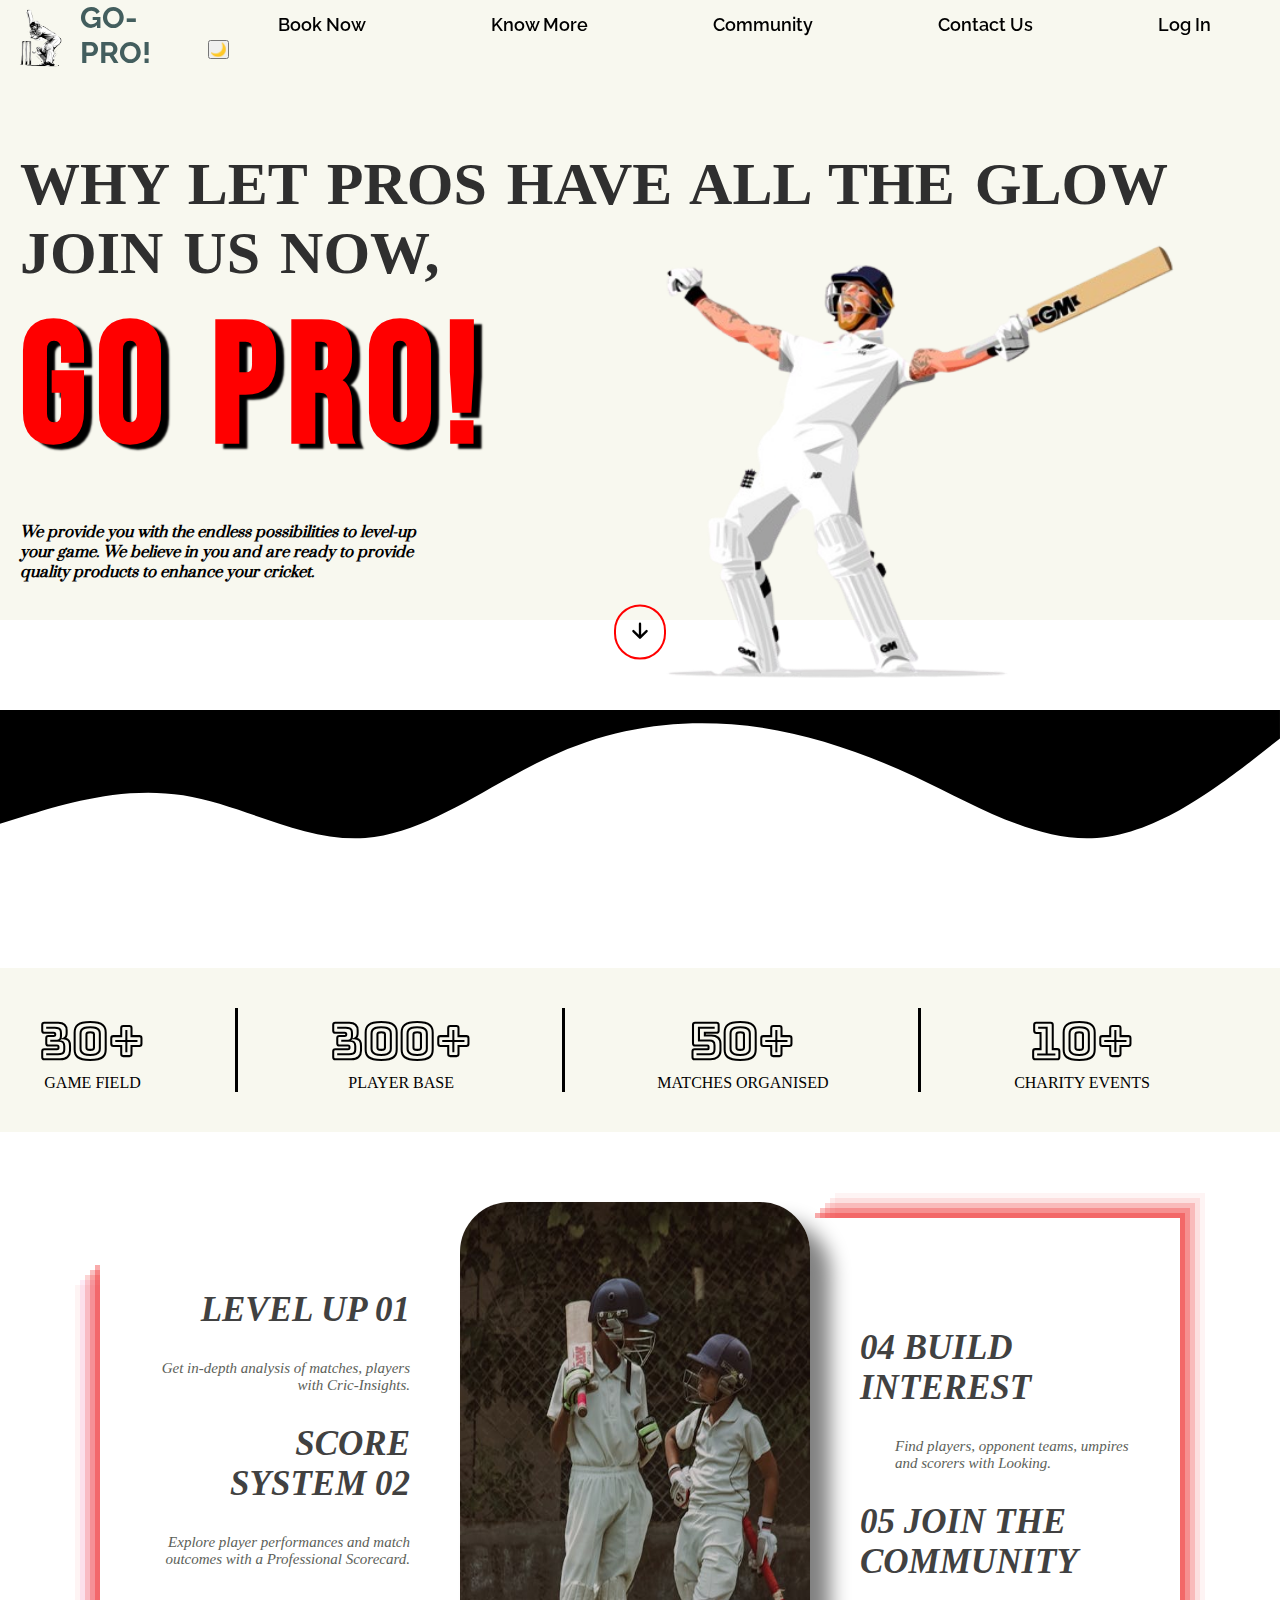
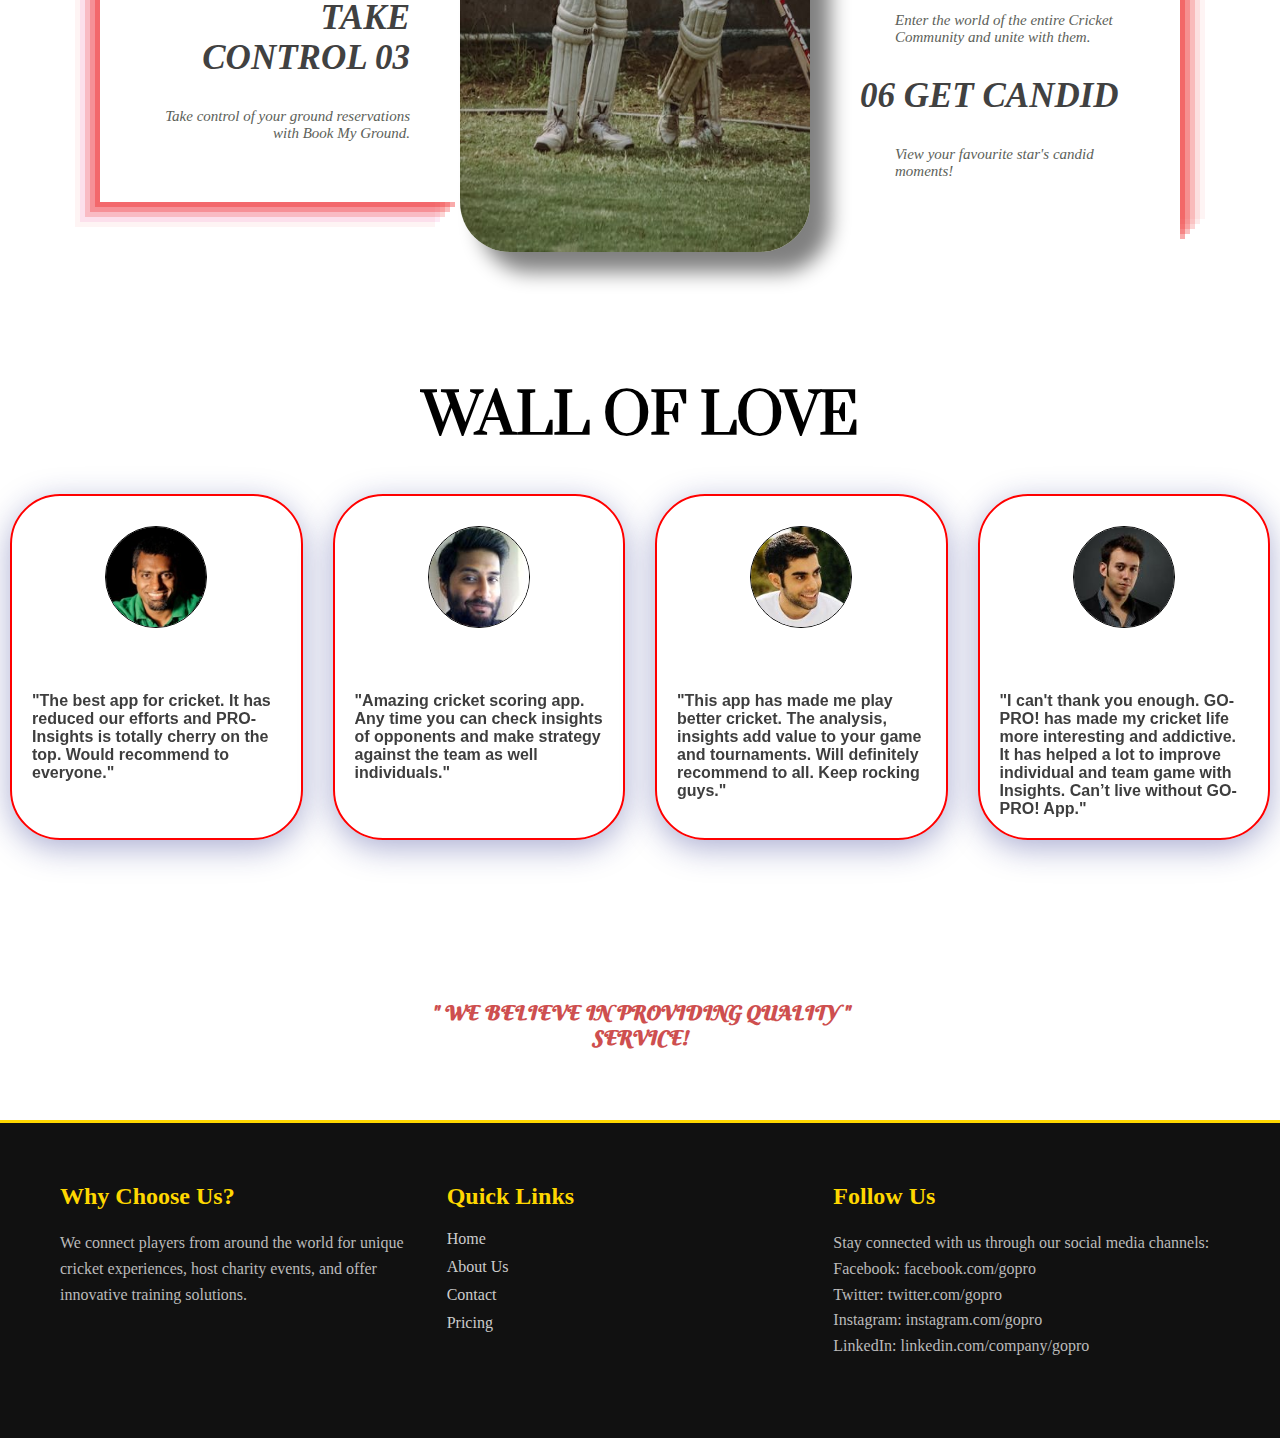
<file: index.html>
<!DOCTYPE html>
<html lang="en">
<head>
  <meta charset="UTF-8">
  <meta name="viewport" content="width=device-width, initial-scale=1.0">
  <title>Go-Pro</title>
  <link rel="stylesheet" href="index.css">
  <script src="https://ajax.googleapis.com/ajax/libs/jquery/3.1.1/jquery.min.js"></script>
  <script src = "index.js"></script>
  
</head>
<body>
  <div class="App">
    <div class="header">
      <div>
        <nav class="header-1">
          <a href="index.html">
            <img src="/images/logo.png" alt="logo" class="logo" />
            GO-PRO!
          </a>
          <ul>
            <div class="nav-bar">
              <li class="nav-link"><a href="/plans/pcard.html">Book Now</a></li>
              <li class="nav-link"><a href="/About/about.html">Know More</a></li>
              <li class="nav-link"><a href="/Community/com.html">Community</a></li>
              <li class="nav-link"><a href="/Contact/contact.html">Contact Us</a></li>
              <li class="nav-link"><a href="/Login/login.html">Log In</a></li>
              <button id="dark-mode-toggle" class="dark-mode-toggle">🌙</button>
            </div>
          </ul>
        </nav>
      </div>
    </div>

    <div  class="cover-page">
      <img src="/images/Coverimg2.png">
      <p class ="cover-page-h1">
        Why let pros have all the glow<br>Join us now,
      </p>
      <p  class ="cover-page-h2">GO PRO!</p>
      <p  class ="cover-page-h3">We provide you with the endless possibilities to level-up your game. We believe in you and are ready to provide quality products to enhance your cricket.</p>
<a href="#qoutes">
        <button ><svg xmlns="http://www.w3.org/2000/svg" viewBox="-5 -4.5 24 24" width="28" fill="currentColor"><path d="M8 11.243l3.95-3.95a1 1 0 1 1 1.414 1.414l-5.657 5.657a.997.997 0 0 1-1.414 0L.636 8.707A1 1 0 1 1 2.05 7.293L6 11.243V1.657a1 1 0 1 1 2 0v9.586z"></path></svg></button>
  
</a>    </div>
    <svg xmlns="http://www.w3.org/2000/svg" viewBox="0 0 1440 320" style="margin-top: 0px;"><path fill="#F8F8E  " fill-opacity="1" d="M0,128L34.3,117.3C68.6,107,137,85,206,96C274.3,107,343,149,411,144C480,139,549,85,617,53.3C685.7,21,754,11,823,16C891.4,21,960,43,1029,74.7C1097.1,107,1166,149,1234,144C1302.9,139,1371,85,1406,58.7L1440,32L1440,0L1405.7,0C1371.4,0,1303,0,1234,0C1165.7,0,1097,0,1029,0C960,0,891,0,823,0C754.3,0,686,0,617,0C548.6,0,480,0,411,0C342.9,0,274,0,206,0C137.1,0,69,0,34,0L0,0Z"></path></svg>
<div class ="stats" style="display: flex; flex-direction: row;">
<div class="stats_data">
    <p>30+</p>
    <p>GAME FIELD</p>
</div>
<div class="stats_data">
  <p>300+</p>
  <p>PLAYER BASE</p>
</div>
<div class="stats_data">
  <p>50+</p>
  <p>MATCHES ORGANISED</p>
</div>
<div class="stats_data" style="border: none;">
  <p>10+</p>
  <p>CHARITY EVENTS</p>
</div> 
</div>
<a id ="qoutes" style="scroll-margin-top: 20px;"></a>

    <div class="sec-one" >
     <div class="quote" id="quote" ></div>
      <div class="sec-one-part-1">

        <div class="points-3">


         <div id="pt-1-6" onmouseover="mouseHover()">
           <h3 >LEVEL UP 01</h3>
           <p>Get in-depth analysis of matches, players with Cric-Insights.</p>
         </div>
<div id="pt-2-6">
            <h3>SCORE SYSTEM 02</h3>
            <p>Explore player performances and match outcomes with a Professional Scorecard.</p>
</div>
         <div id="pt-3-6">
           <h3>TAKE CONTROL 03</h3>
           <p>Take control of your ground reservations with Book My Ground.</p>
         </div>
        </div>
        <div class="sec-img">
          <img  src="/images/sectwo.jpeg"  class="pt-img"/>
        </div>
        <div class="points-6">
         <div id="pt-4-6">
           <h3>04 BUILD INTEREST</h3>
           <p>Find players, opponent teams, umpires and scorers with Looking.</p>
         </div>
          <div id="pt-5-6">
            <h3>05 JOIN THE COMMUNITY</h3>
            <p>Enter the world of the entire Cricket Community and unite with them.</p>
          </div>
          <div id="pt-6-6">
            <h3>06 GET CANDID</h3>
            <p>View your favourite star's candid moments!</p>
          </div>
        </div>
      </div>
    </div>

    <div class="sec-three">
    
    
      <h1>WALL OF LOVE</h1>
      <div class="sec-three-img">
        <div class="review-img">
          <img src="/images/50.jpg" alt="" />
          <p>"The best app for cricket. It has reduced our efforts and PRO-Insights is totally cherry on the top. Would recommend to everyone."</p>
        </div>
        <div class="review-img">
          <img src="/images/58.jpg" alt="" />
          <p>"Amazing cricket scoring app. Any time you can check insights of opponents and make strategy against the team as well individuals."</p>
        </div>
        <div class="review-img">
          <img src="/images/86.jpg" alt="" />
          <p>"This app has made me play better cricket. The analysis, insights add value to your game and tournaments. Will definitely recommend to all. Keep rocking guys."</p>
        </div>
        <div class="review-img">
          <img src="/images/9.jpg" alt="" />
          <p>"I can't thank you enough. GO-PRO! has made my cricket life more interesting and addictive. It has helped a lot to improve individual and team game with Insights. Can’t live without GO-PRO! App."</p>
        </div>
      </div>
      <div class="sec-three-p">
        <p>" WE BELIEVE IN PROVIDING QUALITY " SERVICE!</p>
      </div>
    </div>

      <div class="footer-section">
        <div class="footer-column">
            <h3>Why Choose Us?</h3>
            <p>We connect players from around the world for unique cricket experiences, host charity events, and offer innovative training solutions.</p>
        </div>
    
        <div class="footer-column">
            <h3>Quick Links</h3>
            <ul>
                <li><a href="index.html">Home</a></li>
                <li><a href="/About/about.html">About Us</a></li>
                <li><a href="/Contact/contact.html">Contact</a></li>
                <li><a href="/plans/pcard.html">Pricing</a></li>
            </ul>
        </div>
    
        <div class="footer-column">
            <h3>Follow Us</h3>
            <p>Stay connected with us through our social media channels:</p>
            <p>Facebook: facebook.com/gopro</p>
            <p>Twitter: twitter.com/gopro</p>
            <p>Instagram: instagram.com/gopro</p>
            <p>LinkedIn: linkedin.com/company/gopro</p>
        </div>
    </div>
    </div>

  </div>
</body>
</html>
<script>
  // Get the dark mode toggle button and body element
  const darkModeButton = document.getElementById('dark-mode-toggle');
  const body = document.body;

  // Check if the dark mode preference is saved in localStorage
  if (localStorage.getItem('dark-mode') === 'enabled') {
    body.classList.add('dark-mode');
    darkModeButton.innerHTML = '🌞'; // Change button to 'Light mode'
  }

  // Toggle dark mode when button is clicked
  darkModeButton.addEventListener('click', () => {
    body.classList.toggle('dark-mode');

    // Save the user's preference to localStorage
    if (body.classList.contains('dark-mode')) {
      localStorage.setItem('dark-mode', 'enabled');
      darkModeButton.innerHTML = '🌞'; // Change button to 'Light mode'
    } else {
      localStorage.setItem('dark-mode', 'disabled');
      darkModeButton.innerHTML = '🌙'; // Change button to 'Dark mode'
    }
  });
</script>
</file>
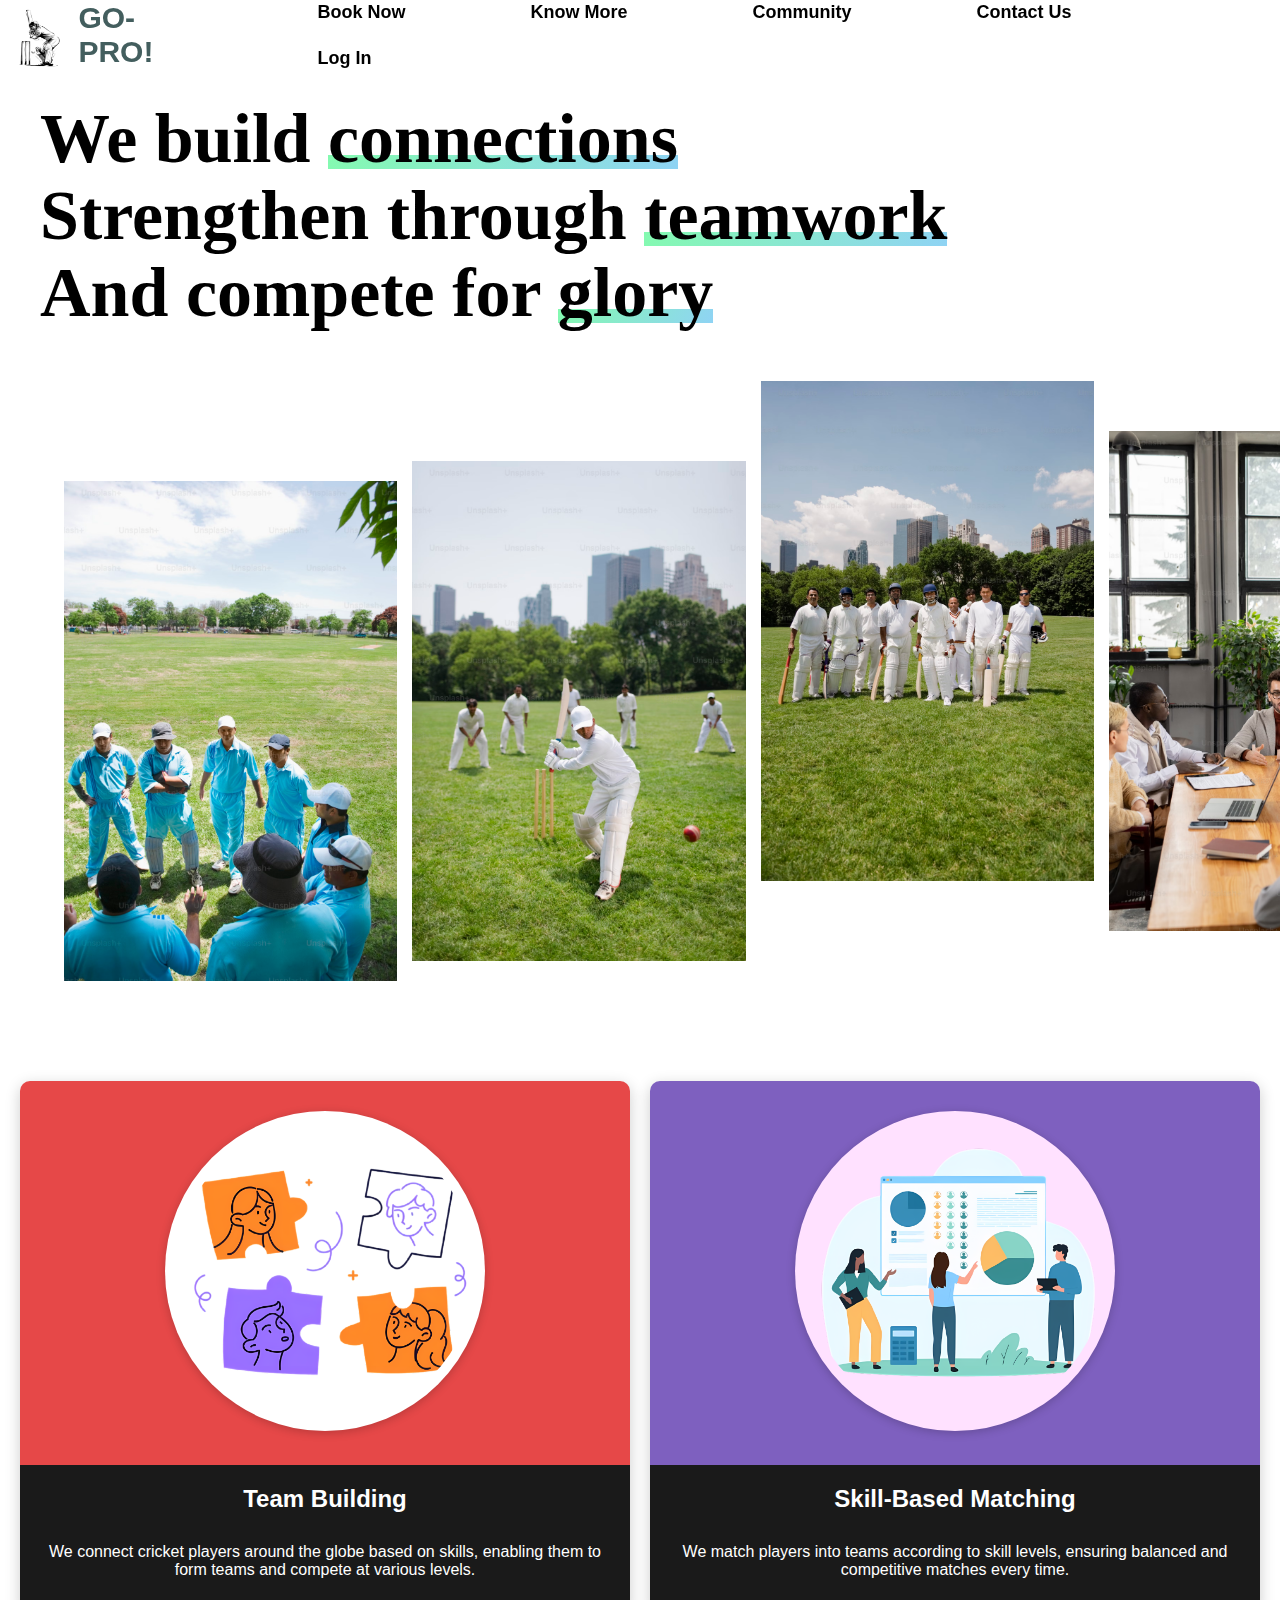
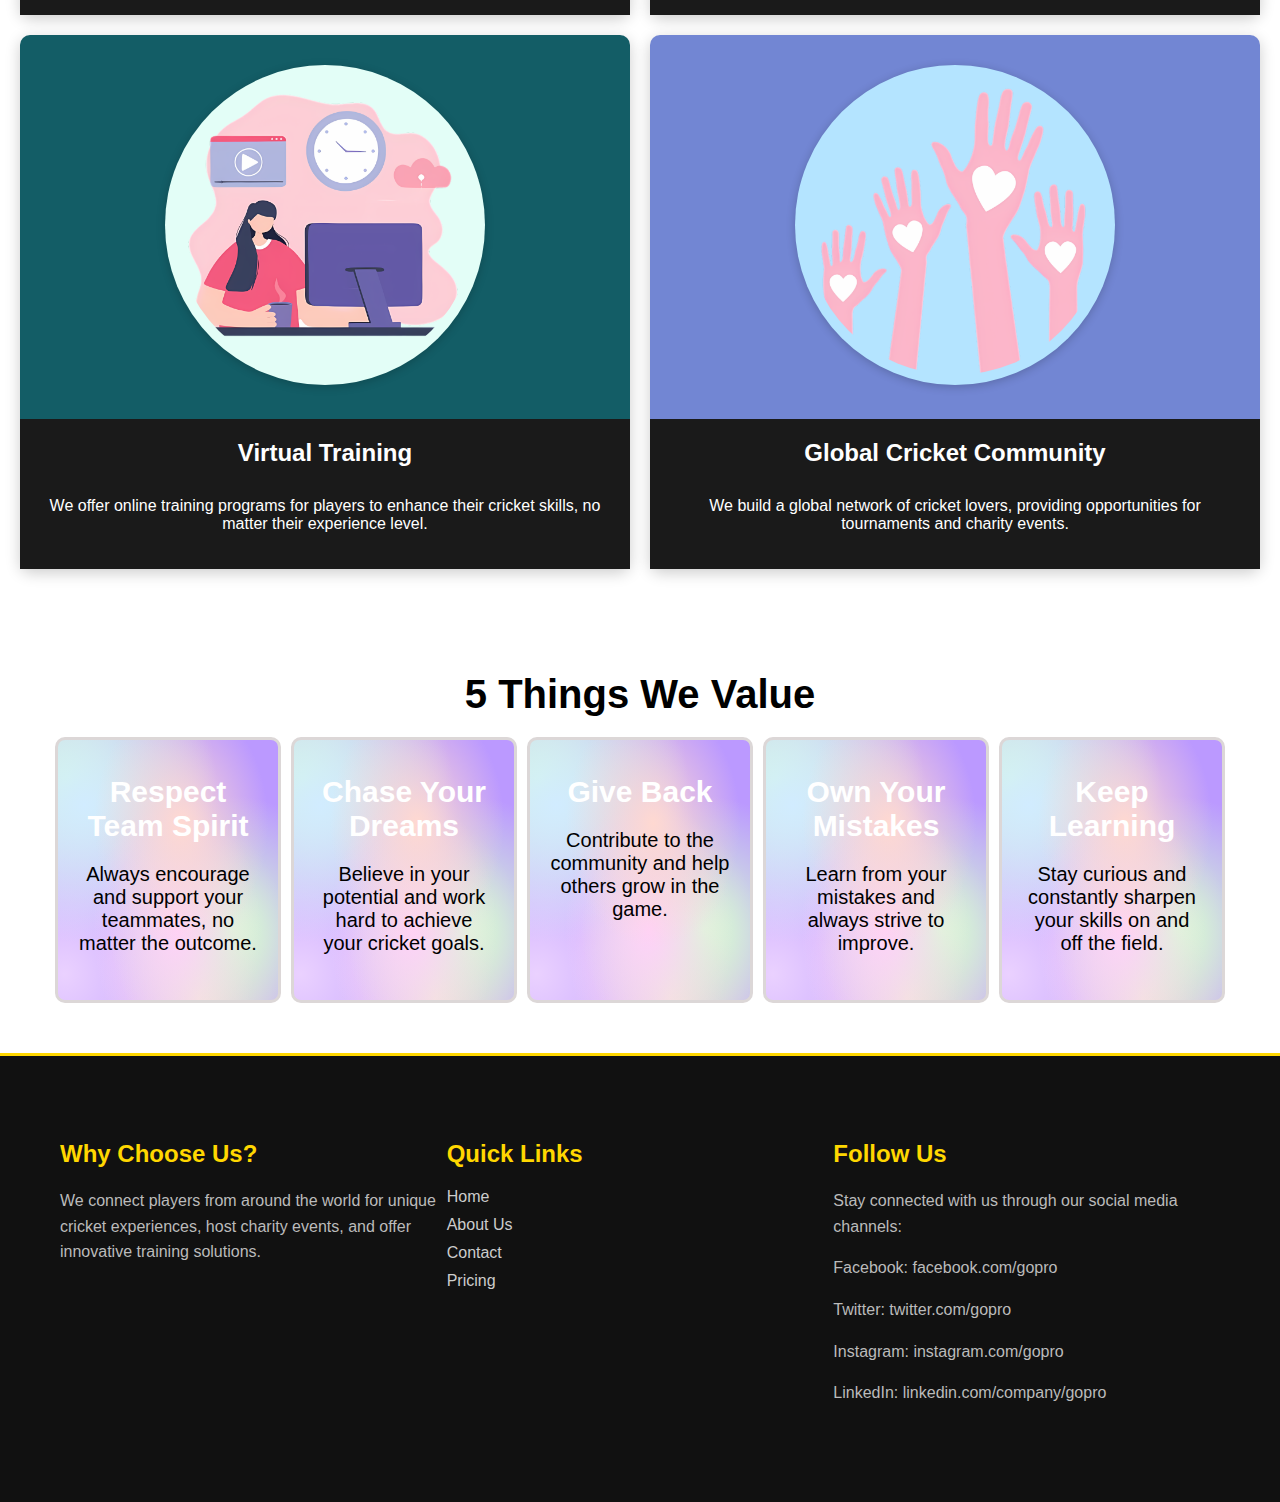
<file: src/index.html>
<!DOCTYPE html>
<html lang="en">
<head>
    <meta charset="UTF-8">
    <meta name="viewport" content="width=device-width, initial-scale=1.0">
    <title>Go Pro - Cricket Team Builder</title>
 <link rel ="stylesheet" href="index.css">
</head> 

<body>
    <div class="header">
        <div>
            <nav class="header-1">
                <a href="App.html">
                    <img src="logo.png" alt="logo" class="logo" />
                    GO-PRO!
                </a>
                <ul>
                    <div class="nav-bar">
                        <li class="nav-link"><a href="pcard.html">Book Now</a></li>
                        <li class="nav-link"><a href="index.html">Know More</a></li>
                        <li class="nav-link"><a href="com.html">Community</a></li>
                        <li class="nav-link"><a href="contact.html">Contact Us</a></li>
                        <li class="nav-link"><a href="login.html">Log In</a></li>
                    </div>
                </ul>
            </nav>
        </div>
    </div>
    <!-- Main heading section -->
    <div class="main-heading">
        <h1 class="heading">We build <span class="underline--magical">connections</span><br>Strengthen through <span class="underline--magical">teamwork</span> <br>And compete for <span class="underline--magical">glory</span></h1>

  
    </div>

    <!-- Image gallery section -->
    <div class="image-gallery">
        <img src="image1.avif" class="img1" alt="Cricket Team 1">
        <img src="image2.avif" class="img2" alt="Cricket Team 2">
        <img src="image3.avif" class="img3" alt="Cricket Team 3">
        <img src="image4.avif" class="img4" alt="Cricket Team 4">

    </div>

    <!-- Services Section -->
    <div class="services">
        <div class="service service1">
            <img src="service4.png" >
            <div>
                <h2>Team Building</h2>
                <p>We connect cricket players around the globe based on skills, enabling them to form teams and compete at various levels.</p>
            </div>
        </div>
        <div class="service service2">
            <img src="service3.png" >
           <div>
             <h2>Skill-Based Matching</h2>
             <p>We match players into teams according to skill levels, ensuring balanced and competitive matches every time.</p>
           </div>
        </div>
        <div class="service service3">
            <img src="service1.png" >
           <div>
             <h2>Virtual Training</h2>
             <p>We offer online training programs for players to enhance their cricket skills, no matter their experience level.</p>
           </div>
        </div>
        <div class="service service4" onfocus="myfun()">
            <img src="service2.png">
          <div>
              <h2>Global Cricket Community</h2>
              <p>We build a global network of cricket lovers, providing opportunities for tournaments and charity events.</p>
          </div>
        </div>
    </div>
<!--  
        <div class="card-container">
            <a href="#!" class="card">
                <div class="front">
                    <p>Respect Team Spirit</p>
                </div>
                <div class="back">
                    <div>
                        <p>Always encourage and support your teammates, no matter the outcome.</p>
                       
                    </div>
                </div>
            </a>
            <a href="#!" class="card">
                <div class="front" >
                    <p>Skill-Based Matching</p>
                </div>
                <div class="back">
                    <div>
                  
                        <p>We match players into teams according to skill levels, ensuring balanced and competitive matches every time</p>
                    </div>
                </div>
            </a>
            <a href="#!" class="card">
                <div class="front">
                    <p>Lorem ipsum dolor sit amet consectetur adipisi.</p>
                </div>
                <div class="back">
                    <div>
                        <p>Consectetur adipisicing elit. Possimus, praesentium?</p>
                        <p>Provident consectetur natus voluptatem quis tenetur sed beatae eius sint.</p>
                    </div>
                </div>
            </a>
            <a href="#!" class="card">
                <div class="front" >
                    <p>Lorem ipsum dolor sit amet consectetur adipisi.</p>
                </div>
                <div class="back">
                    <div>
                        <p>Consectetur adipisicing elit. Possimus, praesentium?</p>
                        <p>Provident consectetur natus voluptatem quis tenetur sed beatae eius sint.</p>
                    </div>
                </div>
            </a>
            <a href="#!" class="card">
                <div class="front">
                    <p>Lorem ipsum dolor sit amet consectetur adipisi.</p>
                </div>
                <div class="back">
                    <div>
                        <p>Consectetur adipisicing elit. Possimus, praesentium?</p>
                        <p>Provident consectetur natus voluptatem quis tenetur sed beatae eius sint.</p>
                    </div>
                </div>
            </a>
            <a href="#!" class="card">
                <div class="front">
                    <p>Lorem ipsum dolor sit amet consectetur adipisi.</p>
                </div>
                <div class="back">
                    <div>
                        <p>Consectetur adipisicing elit. Possimus, praesentium?</p>
                        <p>Provident consectetur natus voluptatem quis tenetur sed beatae eius sint.</p>
                    </div>
                </div>
            </a>
        </div>
    </div> -->

    <div class="ethos-section">
        <h2>5 Things We Value</h2>
        <div class="ethos-cards">
            <div class="ethos-card">
                <h3>Respect Team Spirit</h3>
                <p>Always encourage and support your teammates, no matter the outcome.</p>
            </div>
            <div class="ethos-card">
                <h3>Chase Your Dreams</h3>
                <p>Believe in your potential and work hard to achieve your cricket goals.</p>
            </div>
            <div class="ethos-card">
                <h3>Give Back</h3>
                <p>Contribute to the community and help others grow in the game.</p>
            </div>
            <div class="ethos-card">
                <h3>Own Your Mistakes</h3>
                <p>Learn from your mistakes and always strive to improve.</p>
            </div>
            <div class="ethos-card">
                <h3>Keep Learning</h3>
                <p>Stay curious and constantly sharpen your skills on and off the field.</p>
            </div>
        </div>
    </div>

    <!-- Footer Section -->
    <div class="footer-section">
        <div class="footer-column">
            <h3>Why Choose Us?</h3>
            <p>We connect players from around the world for unique cricket experiences, host charity events, and offer innovative training solutions.</p>
        </div>
    
        <div class="footer-column">
            <h3>Quick Links</h3>
            <ul>
                <li><a href="index.html">Home</a></li>
                <li><a href="about.html">About Us</a></li>
                <li><a href="contact.html">Contact</a></li>
                <li><a href="pricing.html">Pricing</a></li>
            </ul>
        </div>
    
        <div class="footer-column">
            <h3>Follow Us</h3>
            <p>Stay connected with us through our social media channels:</p>
            <p>Facebook: facebook.com/gopro</p>
            <p>Twitter: twitter.com/gopro</p>
            <p>Instagram: instagram.com/gopro</p>
            <p>LinkedIn: linkedin.com/company/gopro</p>
        </div>
    </div>
    

</body>
</html>
</file>
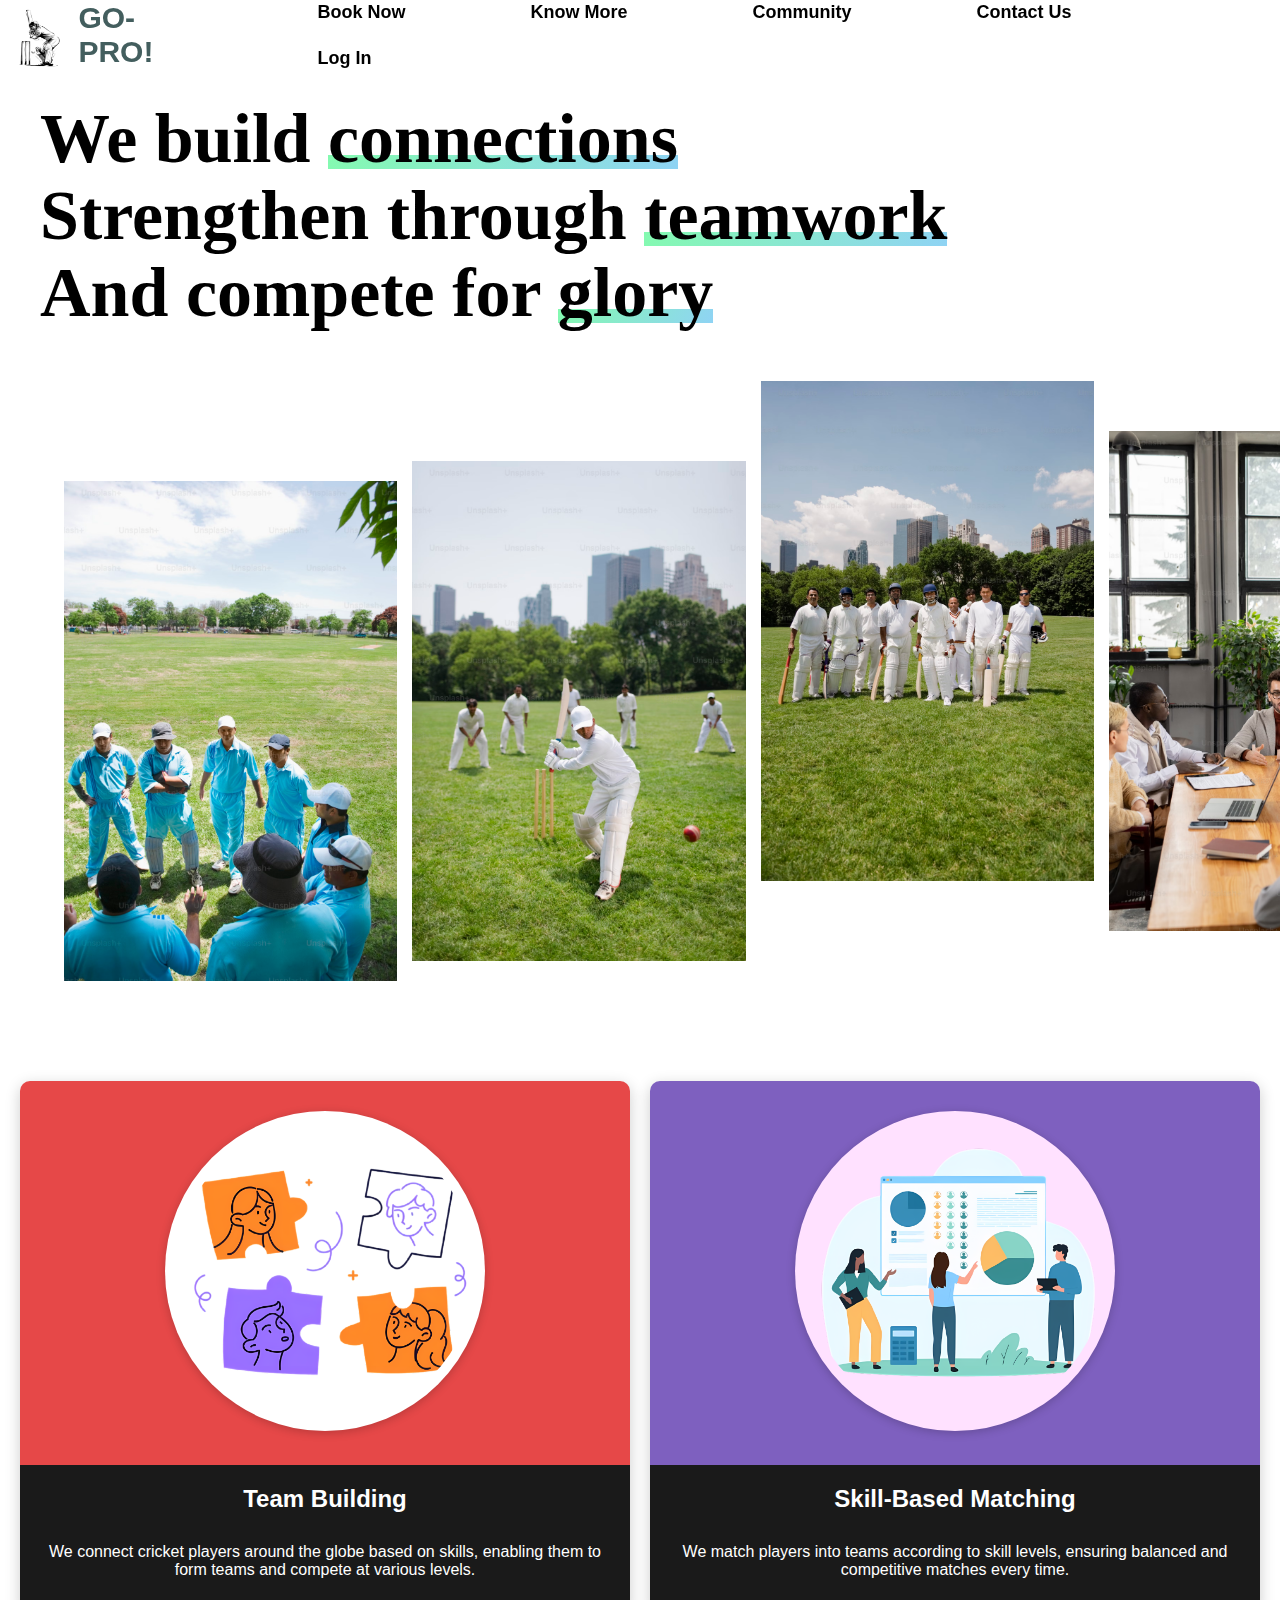
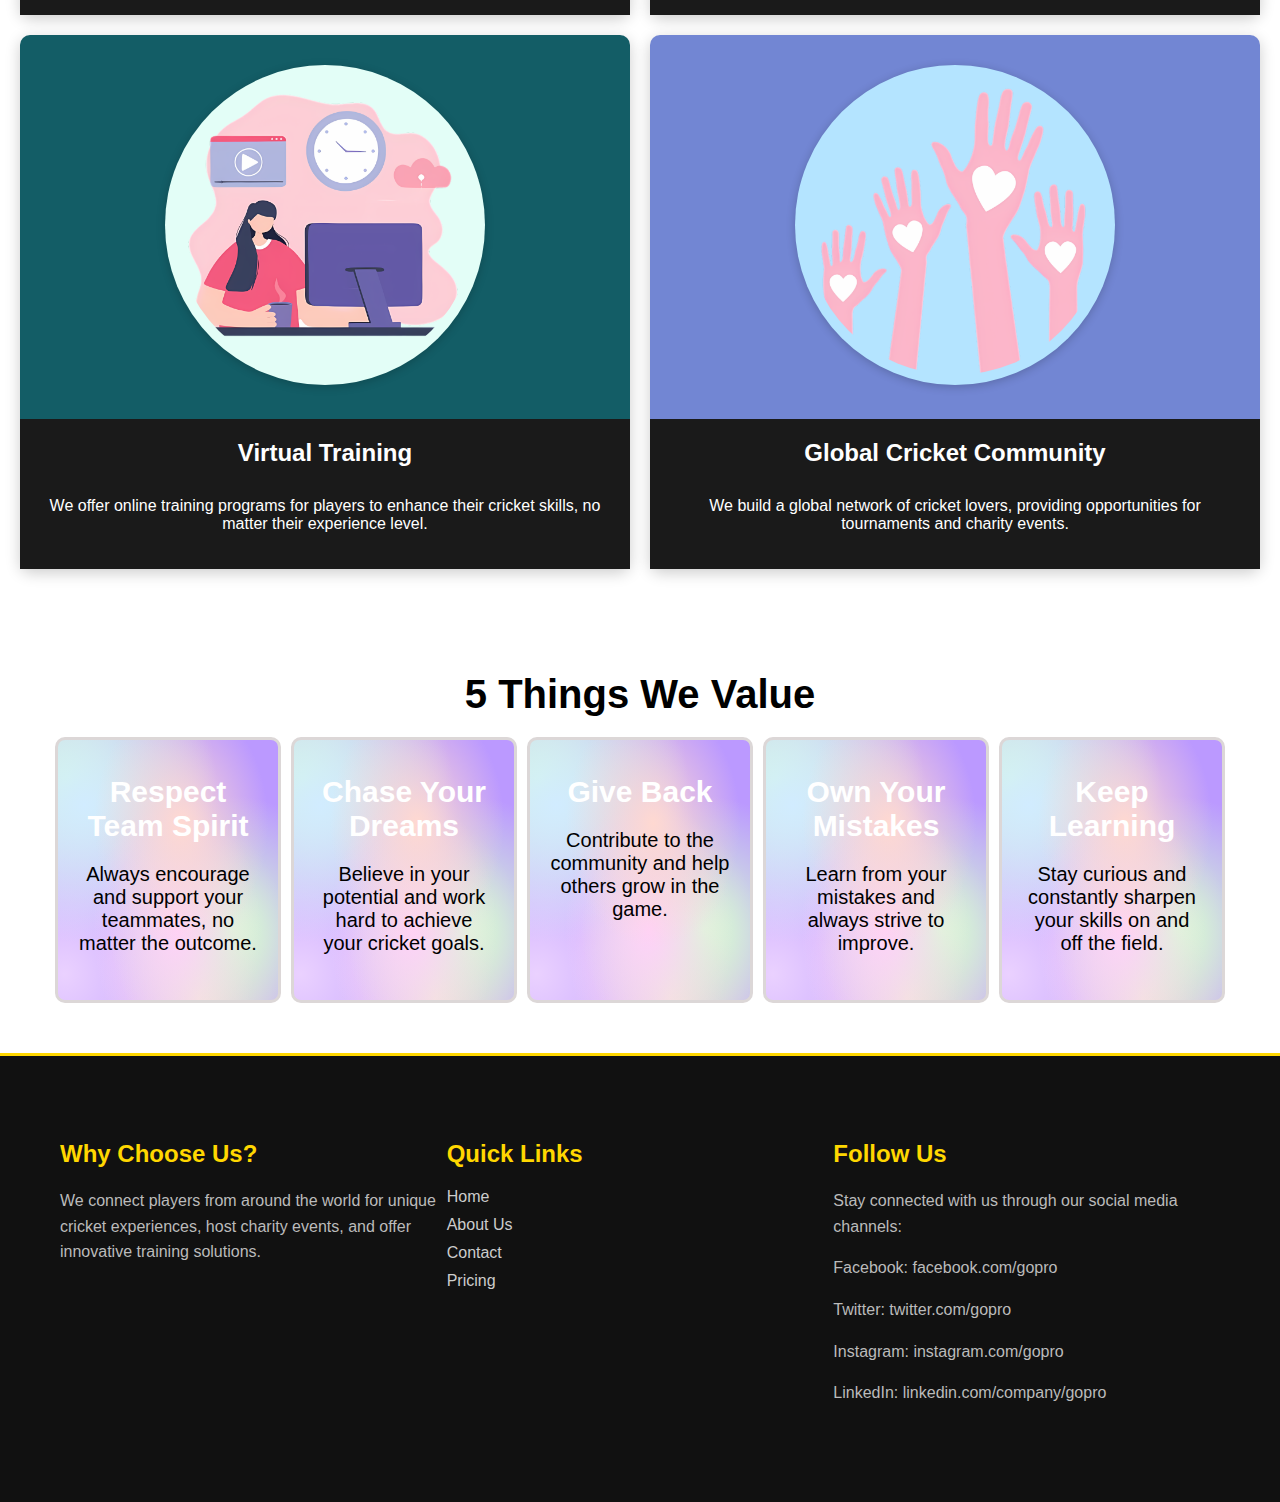
<file: About/about.html>
<!DOCTYPE html>
<html lang="en">
<head>
    <meta charset="UTF-8">
    <meta name="viewport" content="width=device-width, initial-scale=1.0">
    <title>Go Pro - Cricket Team Builder</title>
 <link rel ="stylesheet" href="/About/about.css">
</head> 

<body>
    <div class="header">
        <div>
            <nav class="header-1">
                <a href="/index.html">
                    <img src="/images/logo.png" alt="logo" class="logo" />
                    GO-PRO!
                </a>
                <ul>
                    <div class="nav-bar">
                        <li class="nav-link"><a href="/plans/pcard.html">Book Now</a></li>
                        <li class="nav-link"><a href="/About/about.html">Know More</a></li>
                        <li class="nav-link"><a href="/Community/com.html">Community</a></li>
                        <li class="nav-link"><a href="/Contact/contact.html">Contact Us</a></li>
                        <li class="nav-link"><a href="/Login/login.html">Log In</a></li>
                    </div>
                </ul>
            </nav>
        </div>
    </div>
    <!-- Main heading section -->
    <div class="main-heading">
        <h1 class="heading">We build <span class="underline--magical">connections</span><br>Strengthen through <span class="underline--magical">teamwork</span> <br>And compete for <span class="underline--magical">glory</span></h1>

  
    </div>

    <!-- Image gallery section -->
    <div class="image-gallery">
        <img src="/images/image1.avif" class="img1" alt="Cricket Team 1">
        <img src="/images/image2.avif" class="img2" alt="Cricket Team 2">
        <img src="/images/image3.avif" class="img3" alt="Cricket Team 3">
        <img src="/images/image4.avif" class="img4" alt="Cricket Team 4">

    </div>

    <!-- Services Section -->
    <div class="services">
        <div class="service service1">
            <img src="/images/service4.png" >
            <div>
                <h2>Team Building</h2>
                <p>We connect cricket players around the globe based on skills, enabling them to form teams and compete at various levels.</p>
            </div>
        </div>
        <div class="service service2">
            <img src="/images/service3.png" >
           <div>
             <h2>Skill-Based Matching</h2>
             <p>We match players into teams according to skill levels, ensuring balanced and competitive matches every time.</p>
           </div>
        </div>
        <div class="service service3">
            <img src="/images/service1.png" >
           <div>
             <h2>Virtual Training</h2>
             <p>We offer online training programs for players to enhance their cricket skills, no matter their experience level.</p>
           </div>
        </div>
        <div class="service service4" onfocus="myfun()">
            <img src="/images/service2.png">
          <div>
              <h2>Global Cricket Community</h2>
              <p>We build a global network of cricket lovers, providing opportunities for tournaments and charity events.</p>
          </div>
        </div>
    </div>

    <div class="ethos-section">
        <h2>5 Things We Value</h2>
        <div class="ethos-cards">
            <div class="ethos-card">
                <h3>Respect Team Spirit</h3>
                <p>Always encourage and support your teammates, no matter the outcome.</p>
            </div>
            <div class="ethos-card">
                <h3>Chase Your Dreams</h3>
                <p>Believe in your potential and work hard to achieve your cricket goals.</p>
            </div>
            <div class="ethos-card">
                <h3>Give Back</h3>
                <p>Contribute to the community and help others grow in the game.</p>
            </div>
            <div class="ethos-card">
                <h3>Own Your Mistakes</h3>
                <p>Learn from your mistakes and always strive to improve.</p>
            </div>
            <div class="ethos-card">
                <h3>Keep Learning</h3>
                <p>Stay curious and constantly sharpen your skills on and off the field.</p>
            </div>
        </div>
    </div>

    <!-- Footer Section -->
    <div class="footer-section">
        <div class="footer-column">
            <h3>Why Choose Us?</h3>
            <p>We connect players from around the world for unique cricket experiences, host charity events, and offer innovative training solutions.</p>
        </div>
    
        <div class="footer-column">
            <h3>Quick Links</h3>
            <ul>
                <li><a href="/index.html">Home</a></li>
                <li><a href="/About/about.html">About Us</a></li>
                <li><a href="/Contact/contact.html">Contact</a></li>
                <li><a href="/plans/pcard.html">Pricing</a></li>
            </ul>
        </div>
    
        <div class="footer-column">
            <h3>Follow Us</h3>
            <p>Stay connected with us through our social media channels:</p>
            <p>Facebook: facebook.com/gopro</p>
            <p>Twitter: twitter.com/gopro</p>
            <p>Instagram: instagram.com/gopro</p>
            <p>LinkedIn: linkedin.com/company/gopro</p>
        </div>
    </div>
    

</body>
</html>
</file>
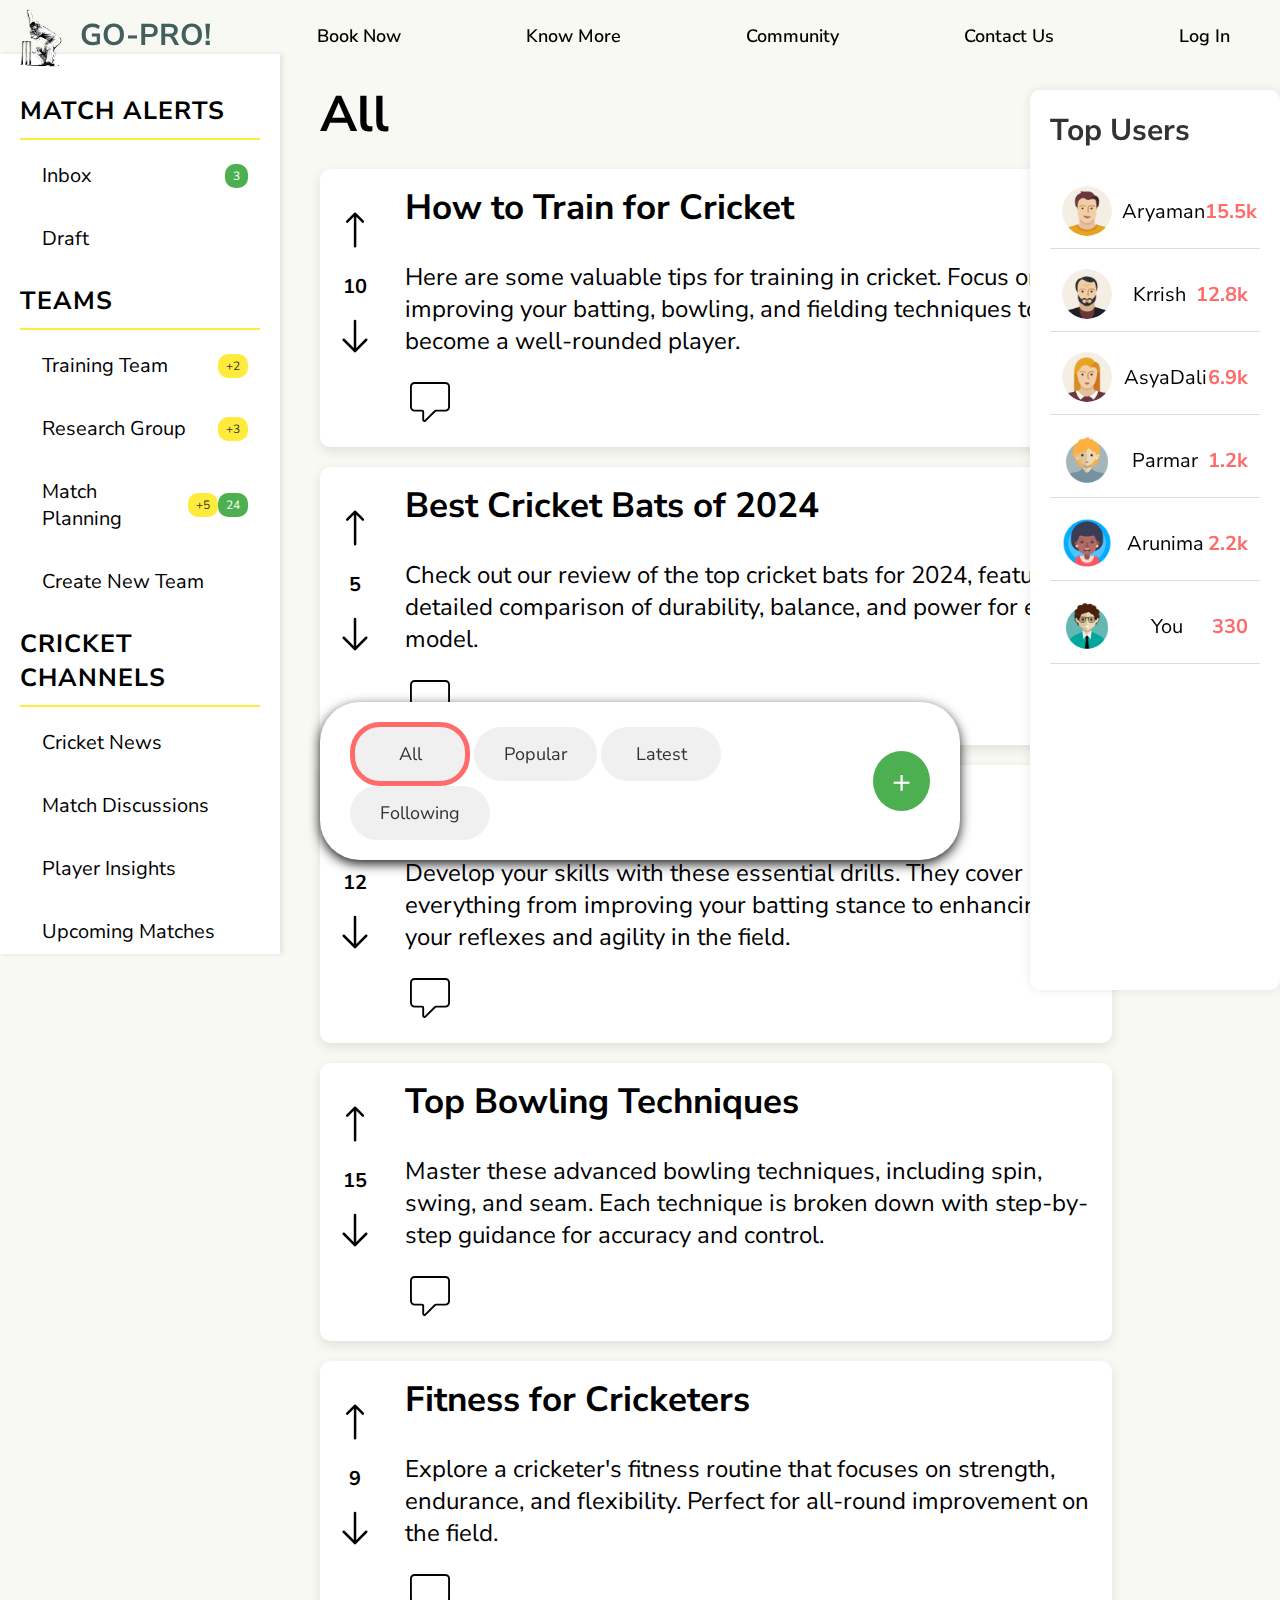
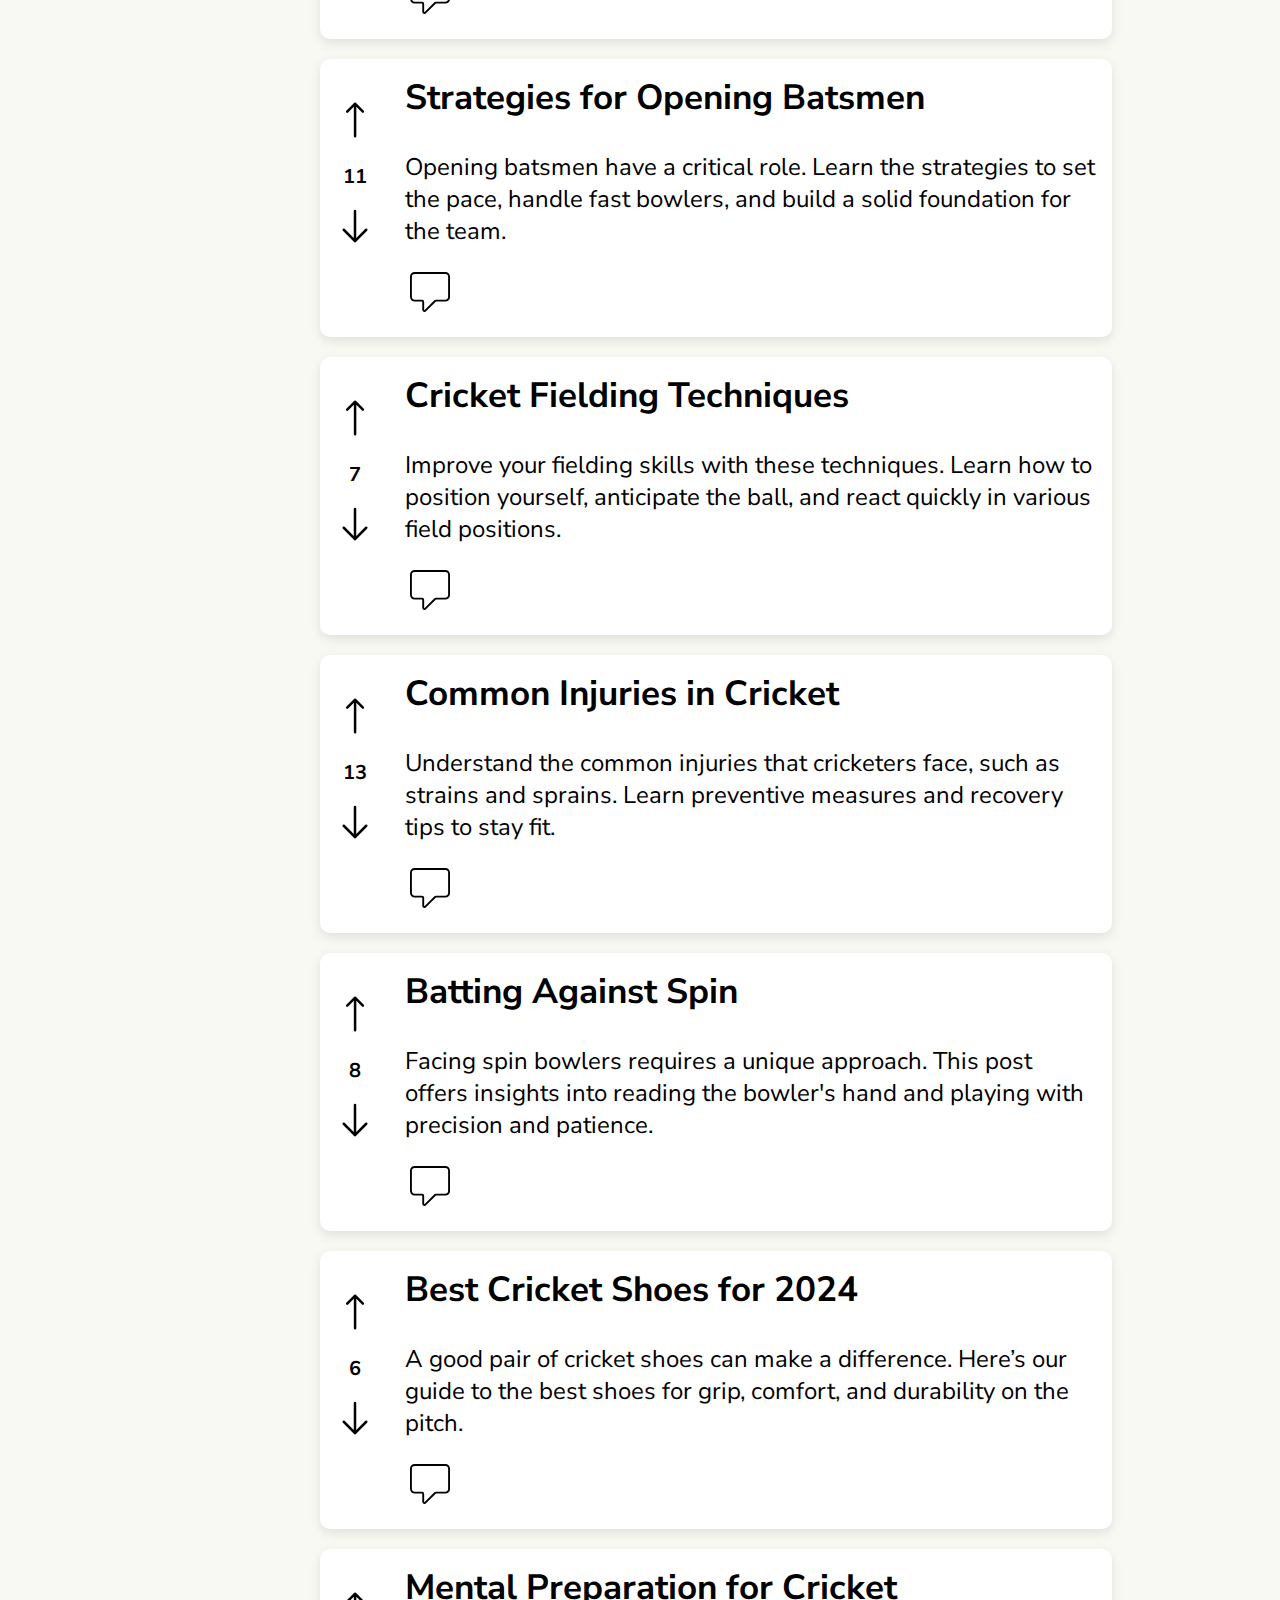
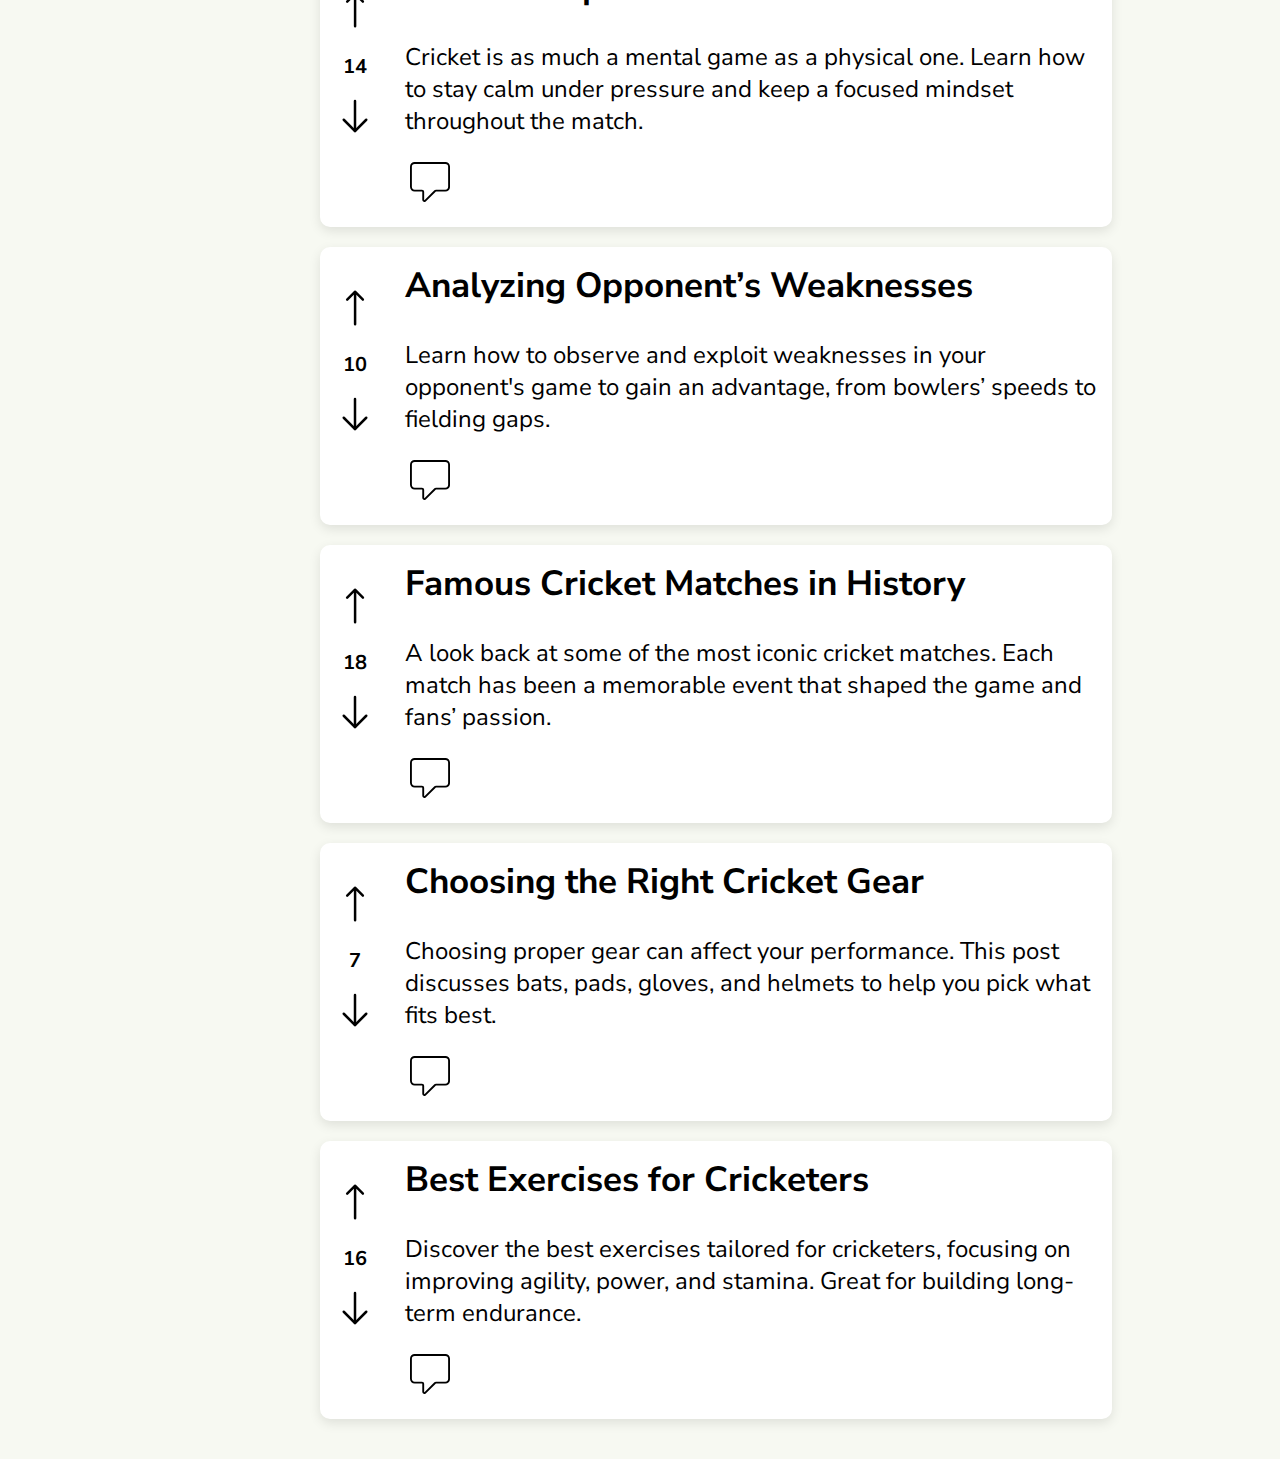
<file: Community/com.html>
<!DOCTYPE html>
<html lang="en">
<head>
    <meta charset="UTF-8">
    <meta name="viewport" content="width=device-width, initial-scale=1.0">
    <title>Forum Layout</title>
    <link rel="stylesheet" href="/Community/com.css">
    <script src="https://ajax.googleapis.com/ajax/libs/jquery/3.1.1/jquery.min.js"></script>

</head>
<body>
    
        <div class="header">
            <div>
                <nav class="header-1">
                    <a href="/index.html">
                        <img src="/images/logo.png" alt="logo" class="logo" />
                        GO-PRO!
                    </a>
                    <ul>
                        <div class="nav-bar">
                            <li class="nav-link"><a href="/plans/pcard.html">Book Now</a></li>
                            <li class="nav-link"><a href="/About/about.html">Know More</a></li>
                            <li class="nav-link"><a href="/Community/com.html">Community</a></li>
                            <li class="nav-link"><a href="/Contact/contact.html">Contact Us</a></li>
                            <li class="nav-link"><a href="/Login/login.html">Log In</a></li>
                        </div>
                    </ul>
                </nav>
            </div>
        </div>
<!-- Sidebar -->
<aside class="sidebar">
  
    <div class="section">
        <h3>Match Alerts</h3>
        <ul>
            <li><span>Inbox</span><span class="count">3</span></li>
            <li><span>Draft</span></li>
        </ul>
    </div>
    <div class="section">
        <h3>Teams</h3>
        <ul>
            <li><span>Training Team</span><span class="badge">+2</span></li>
            <li><span>Research Group</span><span class="badge">+3</span></li>
            <li><span>Match Planning</span><span class="badge">+5</span><span class="count">24</span></li>
            <li><span>Create New Team</span></li>
        </ul>
    </div>
    <div class="section">
        <h3>Cricket Channels</h3>
        <ul>
            <li><span>Cricket News</span></li>
            <li><span>Match Discussions</span></li>
            <li><span>Player Insights</span></li>
            <li><span>Upcoming Matches</span></li>
            <li><span>Team Strategies</span></li>
        </ul>
    </div>
</aside>

<!-- Main Content -->
<main class="main-content">
    <section class="post-section">
        <div class="content" id="postContainer">
            <!-- Posts will be inserted here dynamically -->
        </div>
    </section>
</main>

<!-- Floating Button and Tab Bar -->
<div class="floating-bar">
    <div class="category-tabs">
        <button onclick="showPosts('all')">All</button>
        <button onclick="showPosts('popular')">Popular</button>
        <button onclick="showPosts('latest')" class="latest">Latest</button>
        <button onclick="showPosts('following')">Following</button>
    </div>
    <button class="floating-add-btn" onclick="toggleAddPostForm()">+</button>
</div>

<!-- Add Post Popup -->
<div id="addPostPopup" class="popup">
    <div class="popup-content">
        <span class="close" onclick="toggleAddPostForm()">X</span>
     
        <p>Share your thoughts or ask a question!</p>
        <div class="post-title">
            <input type="text" class="writeText" placeholder="Title" id="writeTextTitle" autocomplete="off" required>
        </div>
        <div class="post-description">
            <textarea class="writeText" placeholder="Body text (optional)" id="writeTextContent" autocomplete="off"></textarea>
        </div>
        <button onclick="selfPost()">Post</button>
    </div>
</div>

<!-- Sidebar User List -->
<aside class="top-users">
    <h4>Top Users</h4>
    <div class="user-list">
        <div class="user"><img src="/images/avatar/avatar1.webp" alt="User Avatar">Aryaman<span class="points">15.5k</span></div>
        <div class="user"><img src="/images/avatar/avatar2.webp" alt="User Avatar">Krrish<span class="points">12.8k</span></div>
        <div class="user"><img src="/images/avatar/avatar3.webp" alt="User Avatar">AsyaDali<span class="points">6.9k</span></div>
        <div class="user"><img src="/images/avatar/avatar5.png" alt="User Avatar">Parmar<span class="points">1.2k</span></div>

        <div class="user"><img src="/images/avatar/avatar4.webp" alt="User Avatar">Arunima<span class="points">2.2k</span></div>
        <div class="user"><img src="/images/avatar/avatar6.webp" alt="User Avatar">You<span class="points">330</span></div>
    </div>
</aside>

<!-- Script -->
<script src="/Community/com.js"></script>
</body>
</html>
</file>
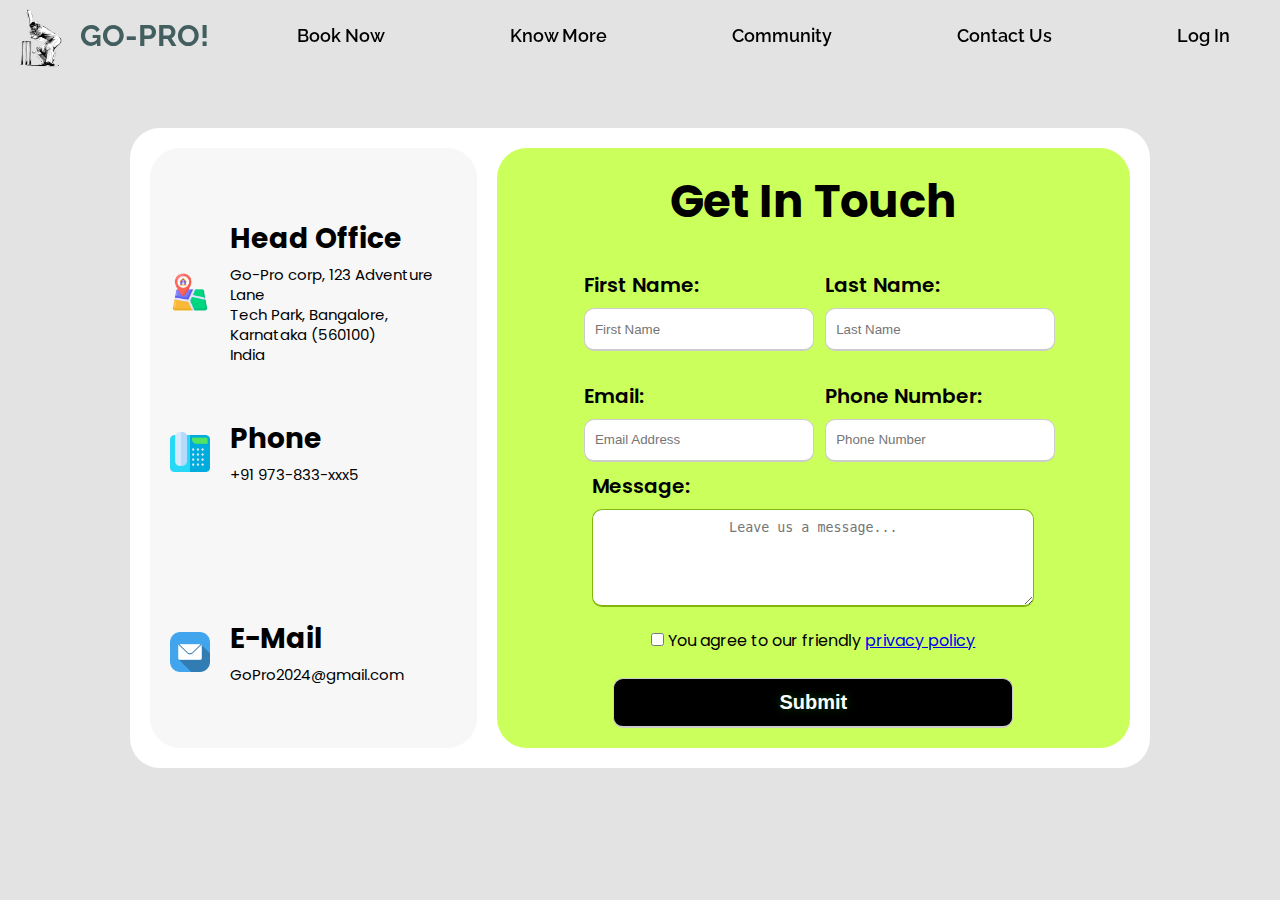
<file: Contact/contact.html>
<!DOCTYPE html>
<html lang="en">
<head>
    <meta charset="UTF-8">
    <meta name="viewport" content="width=device-width, initial-scale=1.0">
    <title>Contact Us</title>
    <link rel="stylesheet" href="/Contact/contact_style.css">
    <link href='https://fonts.googleapis.com/css?family=Poppins' rel='stylesheet'>
    <script src="https://ajax.googleapis.com/ajax/libs/jquery/3.1.1/jquery.min.js"></script>
    <script src="/Contact/contact.js"></script>
</head>

<body>
    <div class="header">
        <div>
            <nav class="header-1">
                <a href="/index.html">
                    <img src="/images/logo.png" alt="logo" class="logo" />
                    GO-PRO!
                </a>
                <ul>
                    <div class="nav-bar">
                        <li class="nav-link"><a href="/plans/pcard.html">Book Now</a></li>
                        <li class="nav-link"><a href="/About/about.html">Know More</a></li>
                        <li class="nav-link"><a href="/Community/com.html">Community</a></li>
                        <li class="nav-link"><a href="/Contact/contact.html">Contact Us</a></li>
                        <li class="nav-link"><a href="/Login/login.html">Log In</a></li>
                    </div>
                </ul>
            </nav>
        </div>
    </div>
    
    <div class="main">
        <div class="container">
            <div class="info">
                <div class="contacts">
                    <img src="/images/address.png" alt="address_icon">
                    <div class="cont_info">
                        <h3>Head Office</h3>
                        <p> Go-Pro corp, 123 Adventure Lane <br> Tech Park, Bangalore, Karnataka (560100) <br> India
                    </div>
                </div>
                <div class="contacts">
                    <img src="/images/Phone.png" alt="phone_icon">
                    <div class="cont_info">
                        <h3>Phone</h3>
                        <p>+91 973-833-xxx5</p>
                    </div>
                </div>
                <div class="contacts">
                    <img src="/images/Email.png" alt="email_icon">
                    <div class="cont_info">
                        <h3>E-Mail</h3>
                        <p>GoPro2024@gmail.com</p>
                    </div>
                </div>
            </div>
            <form action="#">
                <div class="form_title">
                    <h2>Get In Touch</h2>
                </div>
                <div class="user-details">
                    <div class="input-box">
                        <span class="details">First Name:</span>
                        <input type="text" placeholder="First Name" required>
                    </div>
                    <div class="input-box">
                        <span class="details">Last Name:</span>
                        <input type="text" placeholder="Last Name" required>
                    </div>
                    <div class="input-box">
                        <span class="details">Email:</span>
                        <input type="email" placeholder="Email Address" required>
                    </div>
                    <div class="input-box">
                        <span class="details">Phone Number:</span>
                        <input type="number" placeholder="Phone Number" required>
                    </div>
                </div>
                <div class="comment">
                    <span class="details">Message:</span>
                    <textarea placeholder="Leave us a message..."></textarea>
                </div>
                <div class="agree">
                    <input type="checkbox" required>
                    <span class="agree_text">You agree to our friendly <a href="#">privacy policy</a></span>
                </div>
                <div class="button">
                    <input type="submit">
                </div>
            </form>
        </div>
    </div>
</body>
</html>
</file>
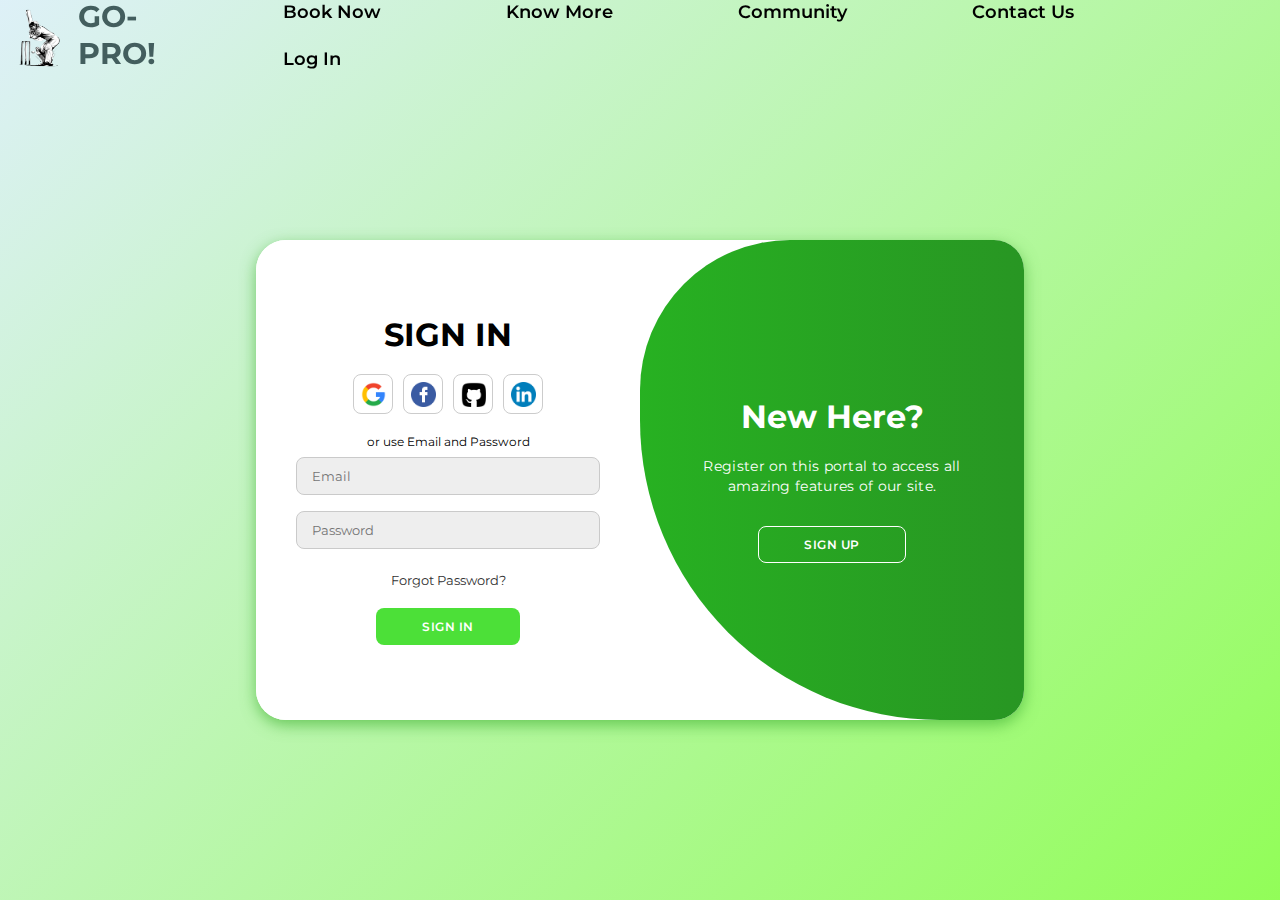
<file: Login/login.html>
<!DOCTYPE html>
<html lang="en">
<head>
    <meta charset="UTF-8">
    <meta name="viewport" content="width=device-width, initial-scale=1.0">
    <title>Login</title>
    <link rel="stylesheet" href="/Login/login.css">
    <link rel="stylesheet" href="https://cdnjs.cloudflare.com/ajax/libs/font-awesome/6.6.0/css/all.min.css">
</head>
<body>
    <div class="header">
        <div>
            <nav class="header-1">
                <a href="/index.html">
                    <img src="/images/logo.png" alt="logo" class="logo" />
                    GO-PRO!
                </a>
                <ul>
                    <div class="nav-bar">
                        <li class="nav-link"><a href="/plans/pcard.html">Book Now</a></li>
                        <li class="nav-link"><a href="/About/about.html">Know More</a></li>
                        <li class="nav-link"><a href="/Community/com.html">Community</a></li>
                        <li class="nav-link"><a href="/Contact/contact.html">Contact Us</a></li>
                        <li class="nav-link"><a href="/Login/login.html">Log In</a></li>
                    </div>
                </ul>
            </nav>
        </div>
    </div>
    
    <div class="container" id="container">
        <div class="form-container sign-up">
            <form>
                <h1>Create Account</h1>
                <div class="social-icons">
                    <a href="#" class="icon"><img src="/images/google.png"></a>
                    <a href="#" class="icon"><img src="/images/facebook.png"></a>
                    <a href="#" class="icon"><img src="/images/github.png"></a>
                    <a href="#" class="icon"><img src="/images/linkedin.png"></a>
                </div>
                <span>or use Email for registration</span>
                <input type="text" placeholder="Name" required>
                <input type="email" placeholder="Email" required>
                <input type="password" placeholder="Password" required>
                <button>Sign Up</button>
            </form>
        </div>
        <div class="form-container sign-in">
            <form>
                <h1>SIGN IN</h1>
                <div class="social-icons">
                    <a href="#" class="icon"><img src="/images/google.png"></a>
                    <a href="#" class="icon"><img src="/images/facebook.png"></a>
                    <a href="#" class="icon"><img src="/images/github.png"></a>
                    <a href="#" class="icon"><img src="/images/linkedin.png"></a>
                </div>
                <span>or use Email and Password</span>
                <input type="email" placeholder="Email" required>
                <input type="password" placeholder="Password" required>
                <a href="#" id="f-pass">Forgot Password?</a>
                <button>Sign In</button>
            </form>
        </div>
        <div class="toggle-container">
            <div class="toggle">
                <div class="toggle-panel toggle-left">
                    <h1>Already a member?</h1>
                    <p>Enter your deails to use all of our site features.</p>
                    <button class="hidden" id="login">Sign In</button>
                </div>
                <div class="toggle-panel toggle-right">
                    <h1>New Here?</h1>
                    <p>Register on this portal to access all amazing features of our site.</p>
                    <button class="hidden" id="register">Sign Up</button>
                </div>
            </div>
        </div>
    </div>
    <script src="/Login/login.js"></script>
</body>
</html>
</file>
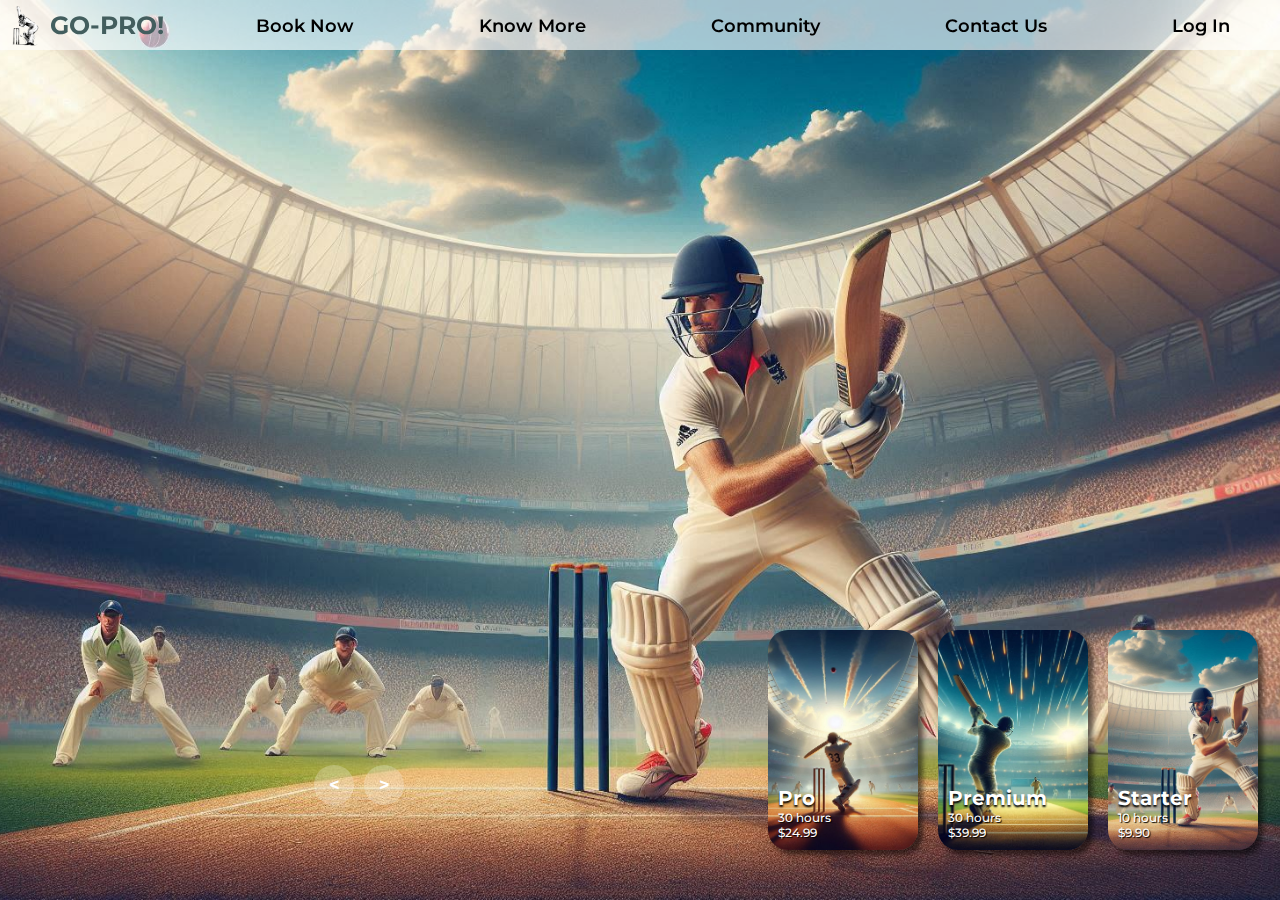
<file: plans/pcard.html>
<!DOCTYPE html>
<html lang="en">
<head>
    <meta charset="UTF-8">
    <meta name="viewport" content="width=device-width, initial-scale=1.0">
    <title>Document</title>
    <link rel="stylesheet" href="/plans/pcard.css">
</head>
<body>
    <div class="header">
        <div>
            <nav class="header-1">
                <a href="/index.html">
                    <img src="/images/logo.png" alt="logo" class="logo" />
                    GO-PRO!
                </a>
                <ul>
                    <div class="nav-bar">
                        <li class="nav-link"><a href="/plans/pcard.html">Book Now</a></li>
                        <li class="nav-link"><a href="/About/about.html">Know More</a></li>
                        <li class="nav-link"><a href="/Community/com.html">Community</a></li>
                        <li class="nav-link"><a href="/Contact/contact.html">Contact Us</a></li>
                        <li class="nav-link"><a href="/Login/login.html">Log In</a></li>
                    </div>
                </ul>
            </nav>
        </div>
    </div>

    <div class="carousel">
        <div class="list">
            <div class="item">
                <img src="/images/Starter.jpeg">
                <div class="content">
                    <div class="title">Starter</div>
                    <div class="price">$9.90</div>
                    <div class="duration">10 hours</div>
                    <div class="des">
                        <li class="des_li">Get Play time of upto 2 hours per day.</li>
                        <li class="des_li">Access to our special members only matches.</li>
                    </div>
                    <a href="/Payment/pay.html"><button>Buy Now</button></a>
                </div>
            </div>
            <div class="item">
                <img src="/images/Pro.jpg">
                <div class="content">
                    <div class="title">Pro</div>
                    <div class="price">$24.99</div>
                    <div class="duration">30 hours</div>
                    <div class="des">
                        <li class="des_li">Includes all the features from Starter Pack.</li>
                        <li class="des_li">Get Play time of upto 4 hours per day.</li>
                        <li class="des_li">Get free refreshments (once per day) including energy drinks and more.</li>
                        <li class="des_li">Priority over starter pack while booking for a game.</li>
                    </div>
                    <a href="/Payment/pay.html"><button>Buy Now</button></a>
                </div>
            </div>
            <div class="item">
                <img src="/images/Premium.jpg">
                <div class="content">
                    <div class="title">Premium</div>
                    <div class="price">$39.99</div>
                    <div class="duration">30 hours</div>
                    <div class="des">
                        <li class="des_li">Includes all features from other packs.</li>
                        <li class="des_li">Get Play time of upto 5 hours per day.</li>
                        <li class="des_li">Get Unlimited energy drinks and premium refreshments.</li>
                        <li class="des_li">Access to special Professional turf.</li>
                        <li class="des_li">First priority while booking for games</li>
                    </div>
                    <a href="/Payment/pay.html"><button>Buy Now</button></a>
                </div>
            </div>
        </div>
        <div class="thumbnail">
            <div class="item">
                <img src="/images/Starter.jpeg">
                <div class="content">
                    <div class="title">Starter</div>
                    <div class="des">10 hours</div>
                    <div class="pricing">$9.90</div>
                </div>
            </div>
            <div class="item">
                <img src="/images/Pro.jpg">
                <div class="content">
                    <div class="title">Pro</div>
                    <div class="des">30 hours</div>
                    <div class="pricing">$24.99</div>
                </div>
            </div>
            <div class="item">
                <img src="/images/Premium.jpg">
                <div class="content">
                    <div class="title">Premium</div>
                    <div class="des">30 hours</div>
                    <div class="pricing">$39.99</div>
                </div>
            </div>
        </div>
        <div class="arrows">
            <button id="prev"><</button>
            <button id="next">></button>
        </div>
        <div class="time"></div>
    </div>
    
    <script src="/plans/pcard.js"></script>
</body>
</html>
</file>
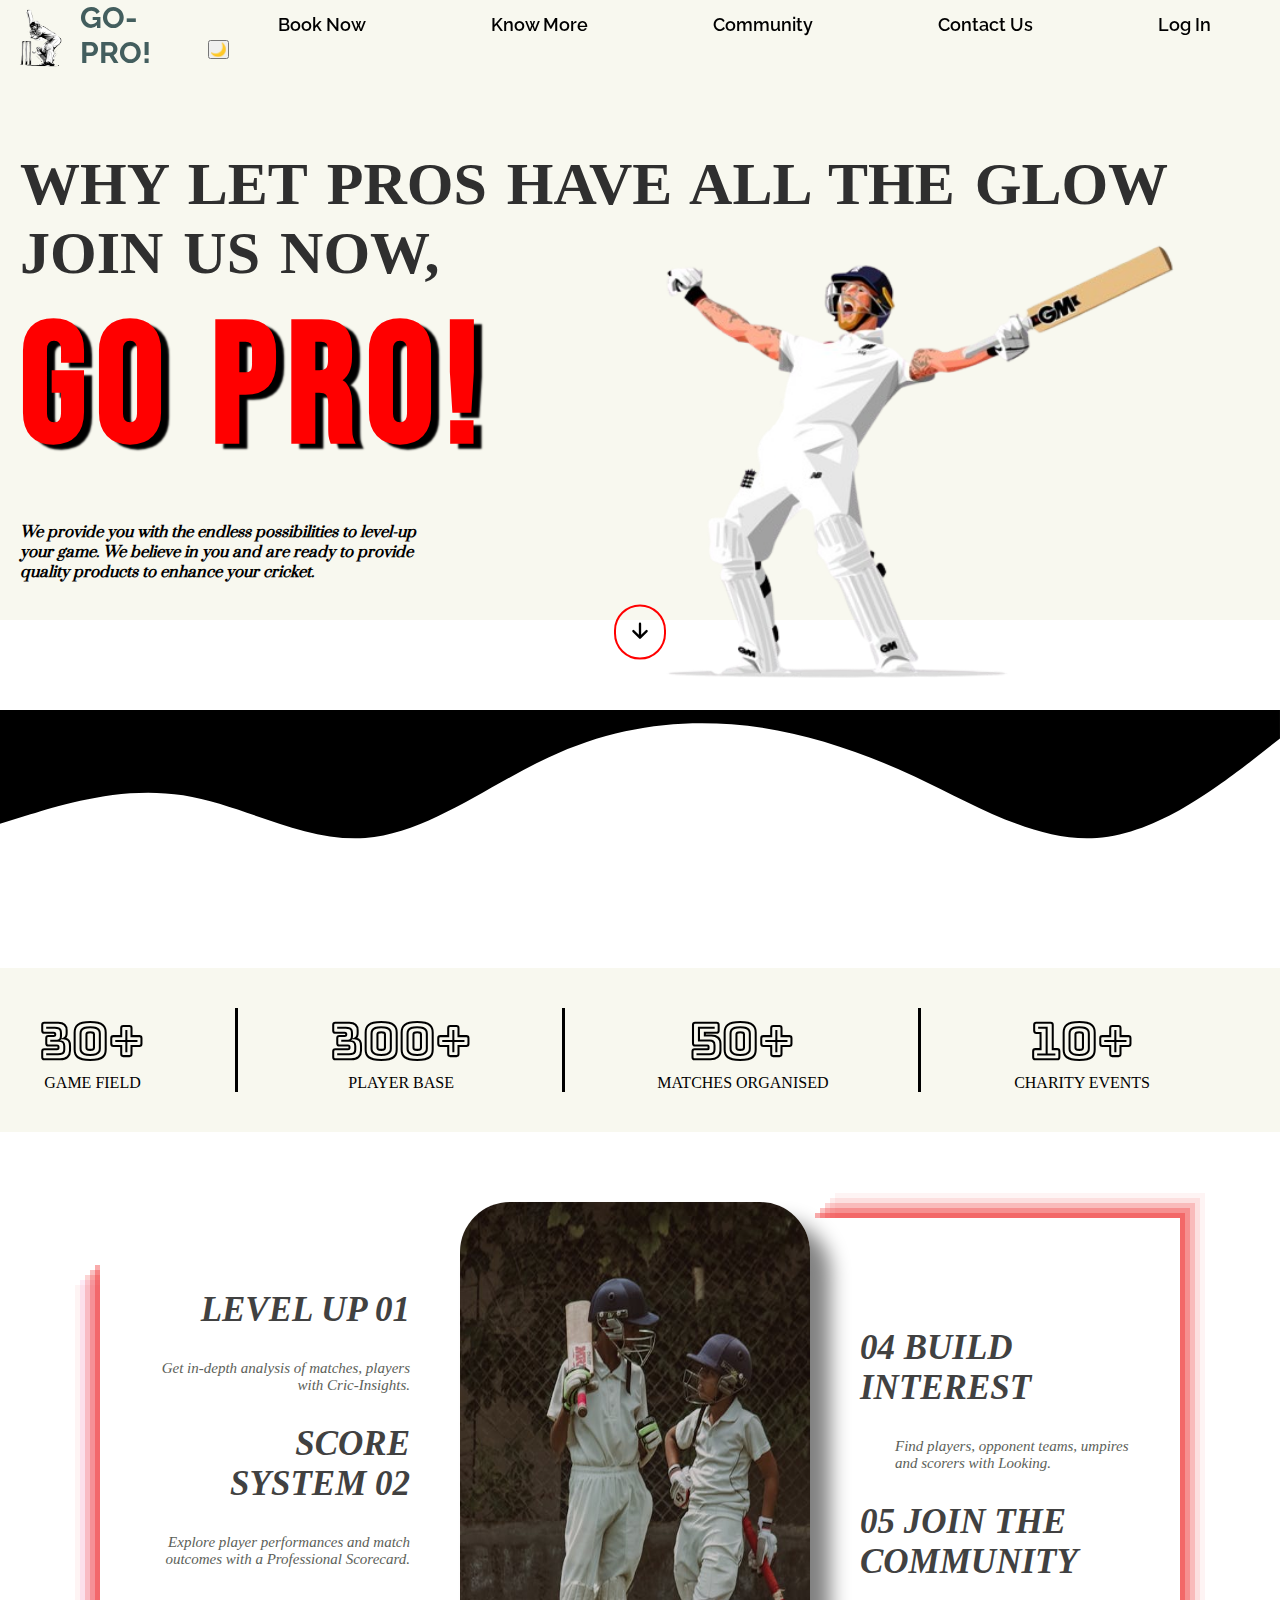
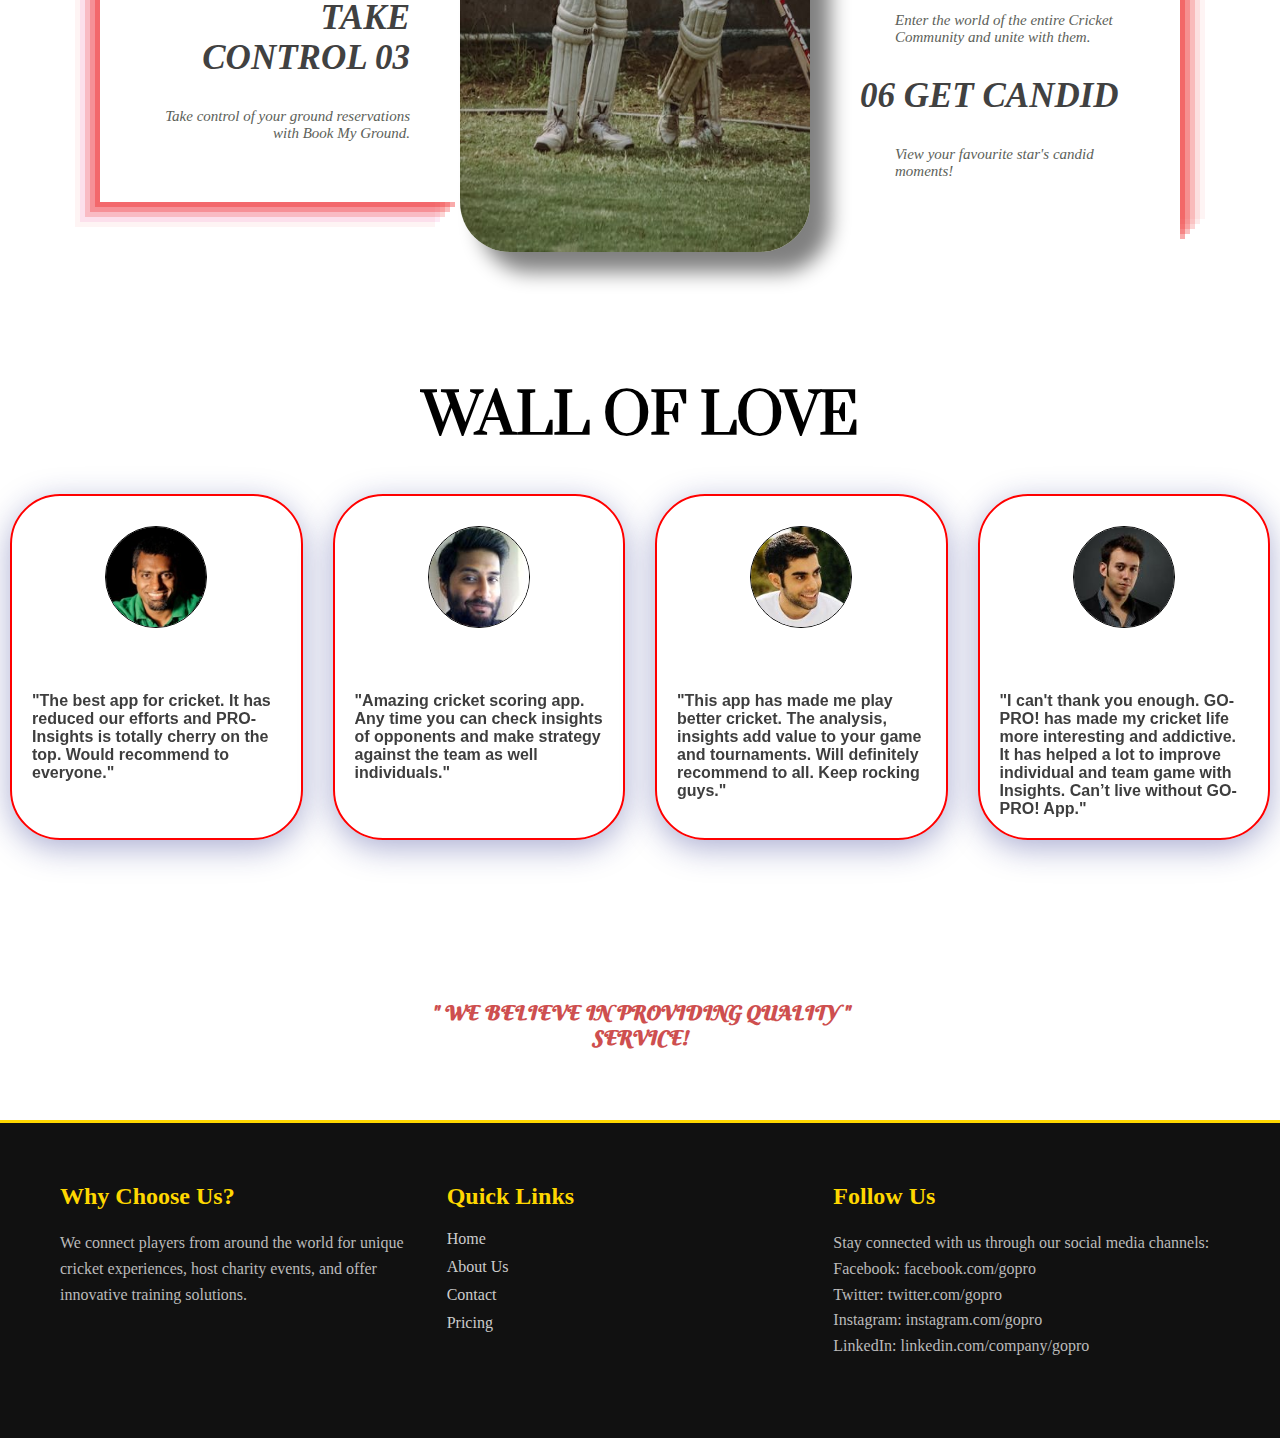
<file: src/App.html>
<!DOCTYPE html>
<html lang="en">
<head>
  <meta charset="UTF-8">
  <meta name="viewport" content="width=device-width, initial-scale=1.0">
  <title>Go-Pro</title>
  <link rel="stylesheet" href="App.css">
  <script src="https://ajax.googleapis.com/ajax/libs/jquery/3.1.1/jquery.min.js"></script>
  <script src = "index.js"></script>
  
</head>
<body>
  <div class="App">
    <div class="header">
      <div>
        <nav class="header-1">
          <a href="App.html">
            <img src="logo.png" alt="logo" class="logo" />
            GO-PRO!
          </a>
          <ul>
            <div class="nav-bar">
              <li class="nav-link"><a href="pcard.html">Book Now</a></li>
              <li class="nav-link"><a href="index.html">Know More</a></li>
              <li class="nav-link"><a href="com.html">Community</a></li>
              <li class="nav-link"><a href="contact.html">Contact Us</a></li>
              <li class="nav-link"><a href="login.html">Log In</a></li>
              <button id="dark-mode-toggle" class="dark-mode-toggle">🌙</button>
            </div>
          </ul>
        </nav>
      </div>
    </div>

    <!-- <div class="fake-header-dont-open">
      <div>
        <nav class="header-1">
          <a href="Home-page">
            <img src="logo.jpg" alt="logo" class="logo" />
            GO-PRO!
          </a>
          <ul>
            <div class="nav-bar">
              <li class="nav-link"><a href="">Network</a></li>
              <li class="nav-link"><a href="">Game On!</a></li>
              <li class="nav-link"><a href="">More</a></li>
              <li class="nav-link"><a href="">Contact Us</a></li>
            </div>
          </ul>
        </nav>
      </div>
    </div> -->

    <div  class="cover-page">
      <img src="Coverimg2.png">
      <p class ="cover-page-h1">
        Why let pros have all the glow<br>Join us now,
      </p>
      <p  class ="cover-page-h2">GO PRO!</p>
      <p  class ="cover-page-h3">We provide you with the endless possibilities to level-up your game. We believe in you and are ready to provide quality products to enhance your cricket.</p>
<a href="#qoutes">
        <button ><svg xmlns="http://www.w3.org/2000/svg" viewBox="-5 -4.5 24 24" width="28" fill="currentColor"><path d="M8 11.243l3.95-3.95a1 1 0 1 1 1.414 1.414l-5.657 5.657a.997.997 0 0 1-1.414 0L.636 8.707A1 1 0 1 1 2.05 7.293L6 11.243V1.657a1 1 0 1 1 2 0v9.586z"></path></svg></button>
  
</a>    </div>
    <svg xmlns="http://www.w3.org/2000/svg" viewBox="0 0 1440 320" style="margin-top: 0px;"><path fill="#F8F8E  " fill-opacity="1" d="M0,128L34.3,117.3C68.6,107,137,85,206,96C274.3,107,343,149,411,144C480,139,549,85,617,53.3C685.7,21,754,11,823,16C891.4,21,960,43,1029,74.7C1097.1,107,1166,149,1234,144C1302.9,139,1371,85,1406,58.7L1440,32L1440,0L1405.7,0C1371.4,0,1303,0,1234,0C1165.7,0,1097,0,1029,0C960,0,891,0,823,0C754.3,0,686,0,617,0C548.6,0,480,0,411,0C342.9,0,274,0,206,0C137.1,0,69,0,34,0L0,0Z"></path></svg>
<div class ="stats" style="display: flex; flex-direction: row;">
<div class="stats_data">
    <p>30+</p>
    <p>GAME FIELD</p>
</div>
<div class="stats_data">
  <p>300+</p>
  <p>PLAYER BASE</p>
</div>
<div class="stats_data">
  <p>50+</p>
  <p>MATCHES ORGANISED</p>
</div>
<div class="stats_data" style="border: none;">
  <p>10+</p>
  <p>CHARITY EVENTS</p>
</div> 
</div>
<a id ="qoutes" style="scroll-margin-top: 20px;"></a>

    <div class="sec-one" >
     <div class="quote" id="quote" ></div>
      <div class="sec-one-part-1">

        <div class="points-3">


         <div id="pt-1-6" onmouseover="mouseHover()">
           <h3 >LEVEL UP 01</h3>
           <p>Get in-depth analysis of matches, players with Cric-Insights.</p>
         </div>
<div id="pt-2-6">
            <h3>SCORE SYSTEM 02</h3>
            <p>Explore player performances and match outcomes with a Professional Scorecard.</p>
</div>
         <div id="pt-3-6">
           <h3>TAKE CONTROL 03</h3>
           <p>Take control of your ground reservations with Book My Ground.</p>
         </div>
        </div>
        <div class="sec-img">
          <img  src="sectwo.jpeg"  class="pt-img"/>
        </div>
        <div class="points-6">
         <div id="pt-4-6">
           <h3>04 BUILD INTEREST</h3>
           <p>Find players, opponent teams, umpires and scorers with Looking.</p>
         </div>
          <div id="pt-5-6">
            <h3>05 JOIN THE COMMUNITY</h3>
            <p>Enter the world of the entire Cricket Community and unite with them.</p>
          </div>
          <div id="pt-6-6">
            <h3>06 GET CANDID</h3>
            <p>View your favourite star's candid moments!</p>
          </div>
        </div>
      </div>
    </div>

    <div class="sec-three">
    
    
      <h1>WALL OF LOVE</h1>
      <div class="sec-three-img">
        <div class="review-img">
          <img src="50.jpg" alt="" />
          <p>"The best app for cricket. It has reduced our efforts and PRO-Insights is totally cherry on the top. Would recommend to everyone."</p>
        </div>
        <div class="review-img">
          <img src="58.jpg" alt="" />
          <p>"Amazing cricket scoring app. Any time you can check insights of opponents and make strategy against the team as well individuals."</p>
        </div>
        <div class="review-img">
          <img src="86.jpg" alt="" />
          <p>"This app has made me play better cricket. The analysis, insights add value to your game and tournaments. Will definitely recommend to all. Keep rocking guys."</p>
        </div>
        <div class="review-img">
          <img src="9.jpg" alt="" />
          <p>"I can't thank you enough. GO-PRO! has made my cricket life more interesting and addictive. It has helped a lot to improve individual and team game with Insights. Can’t live without GO-PRO! App."</p>
        </div>
      </div>
      <div class="sec-three-p">
        <p>" WE BELIEVE IN PROVIDING QUALITY " SERVICE!</p>
      </div>
    </div>

    <!-- <div class="footer-div">
      <div class="email-sec">
        <h1>Get in touch for Daily Updates:</h1>
        <input type="email" placeholder="Enter Your email:" />
      </div> -->
      <!-- <footer class="footer">
        <div class="footer-h3">
          <h3>Know more about us...</h3>
          <h3>Follow Our Socials To Stay Updated...</h3>
        </div>
        <div class="footer-para-1">
          <p>Lorem ipsum dolor sit amet consectetur adipisicing elit. Ea nostrum sunt maiores temporibus illum, laboriosam eius neque assumenda delectus nisi.</p>
          <div class="footer-links">
            <ul>
              <li>
                <img src="facebook.png" alt="" />
                <a href="https://www.flaticon.com/free-icons/instagram-logo" title="instagram logo icons">Facebook</a>
              </li>
              <li>
                <img src="instagram.png" alt="" />
                <a href="">~Instagram</a>
              </li>
              <li>
                <img src="twitter.png" alt="" />
                <a href="">~Twitter</a>
              </li>
            </ul>
          </div>
        </div>
      </footer> -->
      <div class="footer-section">
        <div class="footer-column">
            <h3>Why Choose Us?</h3>
            <p>We connect players from around the world for unique cricket experiences, host charity events, and offer innovative training solutions.</p>
        </div>
    
        <div class="footer-column">
            <h3>Quick Links</h3>
            <ul>
                <li><a href="index.html">Home</a></li>
                <li><a href="about.html">About Us</a></li>
                <li><a href="contact.html">Contact</a></li>
                <li><a href="pricing.html">Pricing</a></li>
            </ul>
        </div>
    
        <div class="footer-column">
            <h3>Follow Us</h3>
            <p>Stay connected with us through our social media channels:</p>
            <p>Facebook: facebook.com/gopro</p>
            <p>Twitter: twitter.com/gopro</p>
            <p>Instagram: instagram.com/gopro</p>
            <p>LinkedIn: linkedin.com/company/gopro</p>
        </div>
    </div>
    </div>

  </div>
</body>
</html>
<script>
  // Get the dark mode toggle button and body element
  const darkModeButton = document.getElementById('dark-mode-toggle');
  const body = document.body;

  // Check if the dark mode preference is saved in localStorage
  if (localStorage.getItem('dark-mode') === 'enabled') {
    body.classList.add('dark-mode');
    darkModeButton.innerHTML = '🌞'; // Change button to 'Light mode'
  }

  // Toggle dark mode when button is clicked
  darkModeButton.addEventListener('click', () => {
    body.classList.toggle('dark-mode');

    // Save the user's preference to localStorage
    if (body.classList.contains('dark-mode')) {
      localStorage.setItem('dark-mode', 'enabled');
      darkModeButton.innerHTML = '🌞'; // Change button to 'Light mode'
    } else {
      localStorage.setItem('dark-mode', 'disabled');
      darkModeButton.innerHTML = '🌙'; // Change button to 'Dark mode'
    }
  });
</script>
</file>
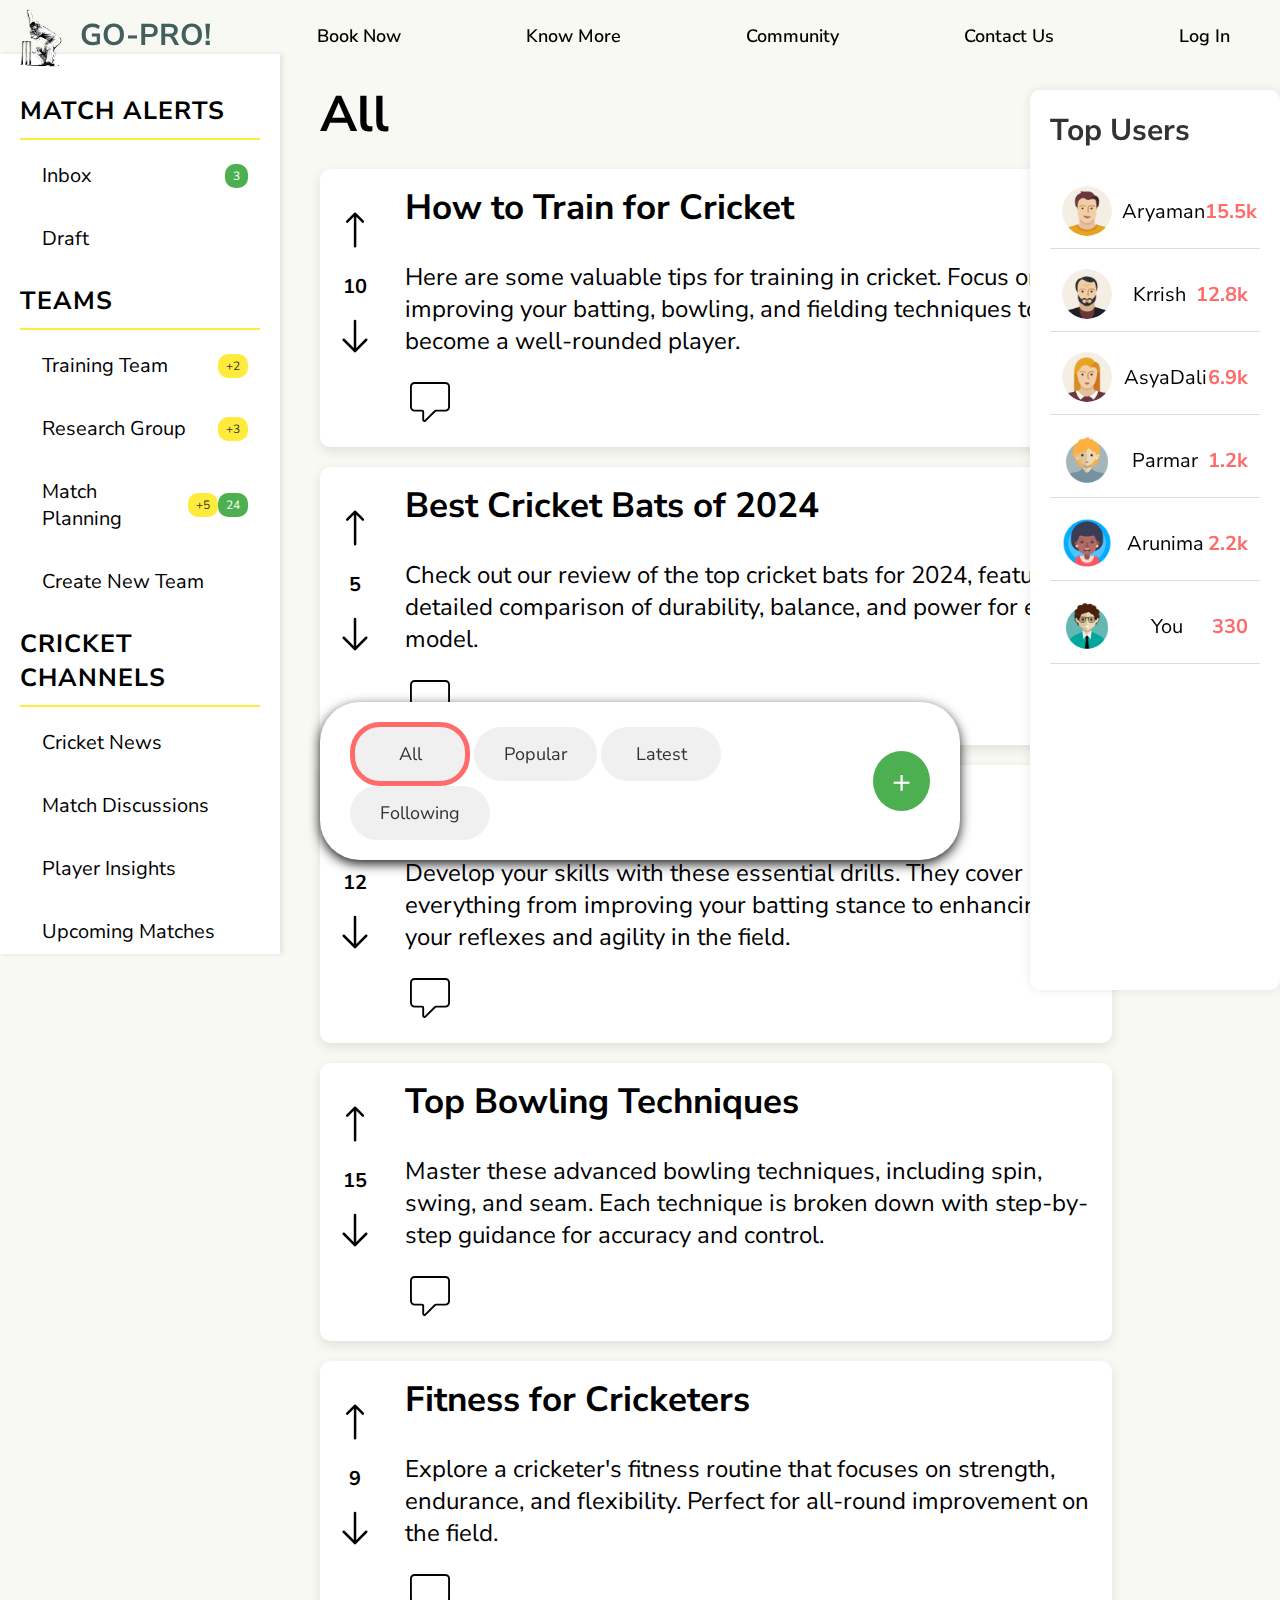
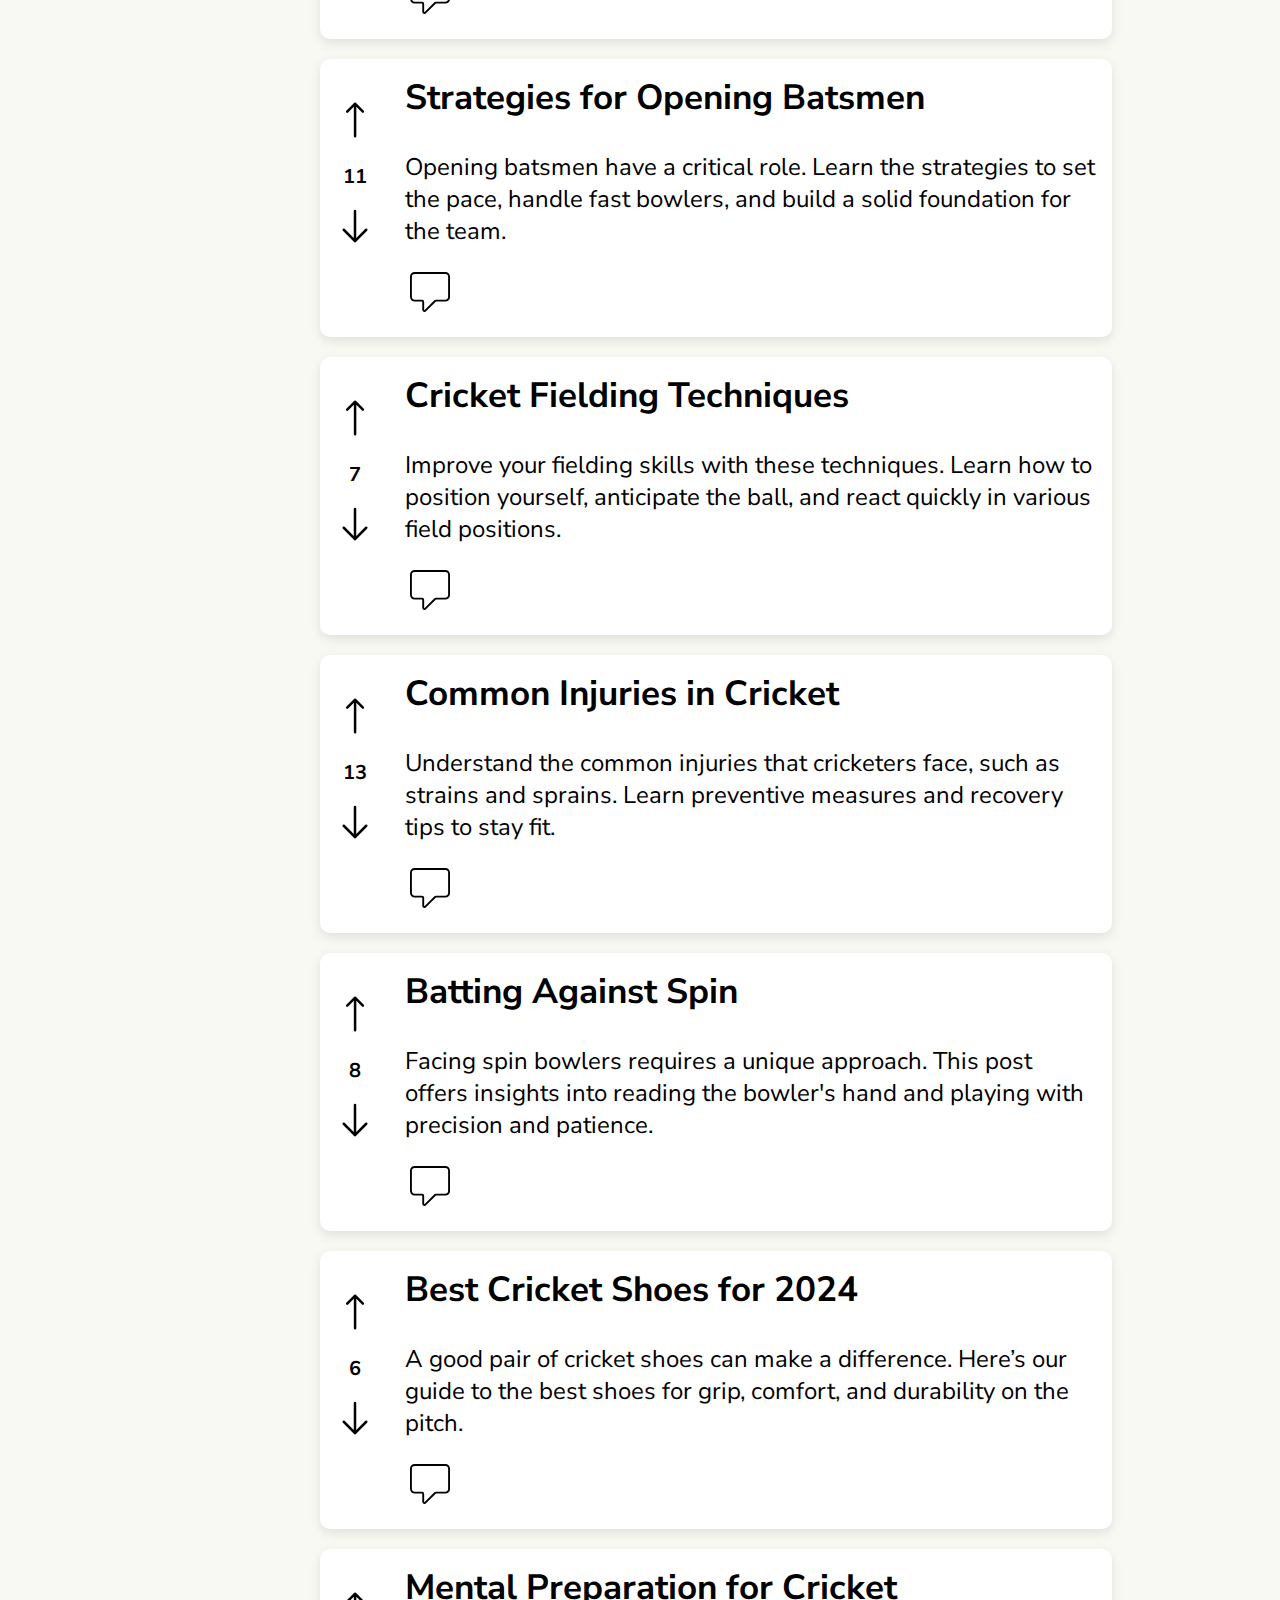
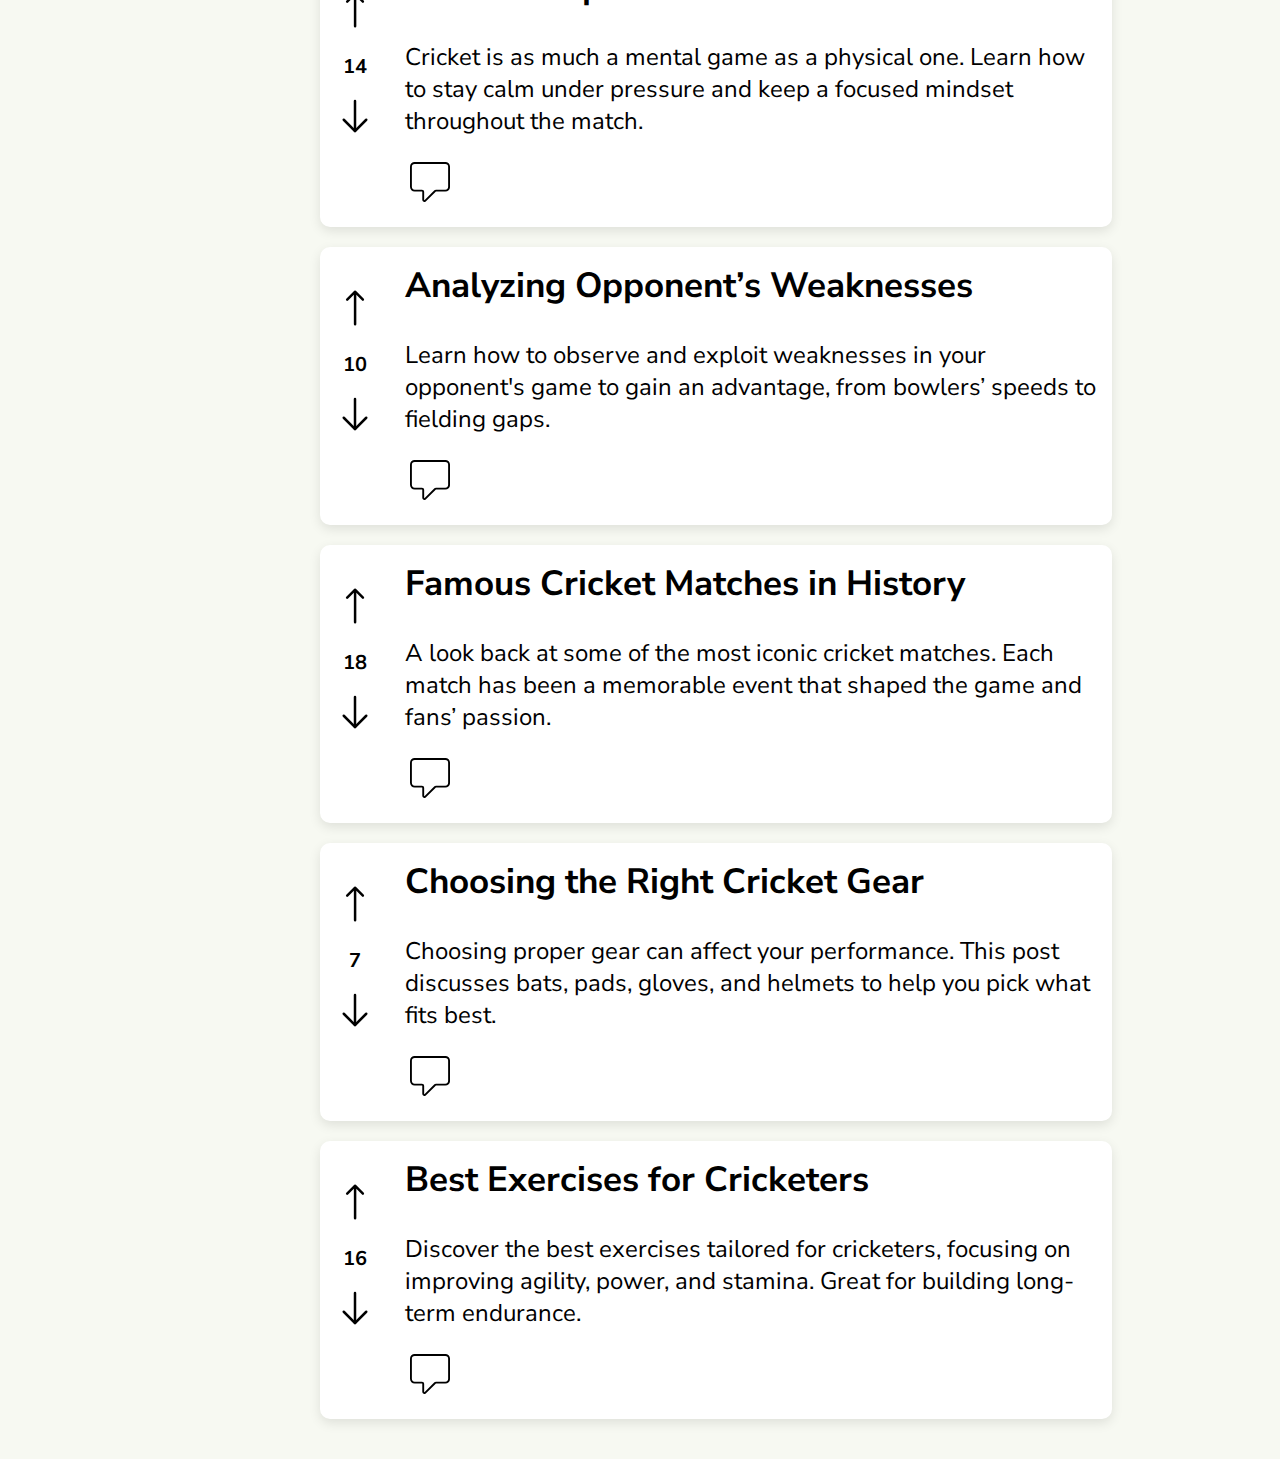
<file: src/com.html>
<!DOCTYPE html>
<html lang="en">
<head>
    <meta charset="UTF-8">
    <meta name="viewport" content="width=device-width, initial-scale=1.0">
    <title>Forum Layout</title>
    <link rel="stylesheet" href="com.css">
    <script src="https://ajax.googleapis.com/ajax/libs/jquery/3.1.1/jquery.min.js"></script>

</head>
<body>
    
        <div class="header">
            <div>
                <nav class="header-1">
                    <a href="App.html">
                        <img src="logo.png" alt="logo" class="logo" />
                        GO-PRO!
                    </a>
                    <ul>
                        <div class="nav-bar">
                            <li class="nav-link"><a href="pcard.html">Book Now</a></li>
                            <li class="nav-link"><a href="index.html">Know More</a></li>
                            <li class="nav-link"><a href="com.html">Community</a></li>
                            <li class="nav-link"><a href="contact.html">Contact Us</a></li>
                            <li class="nav-link"><a href="login.html">Log In</a></li>
                        </div>
                    </ul>
                </nav>
            </div>
        </div>
<!-- Sidebar -->
<aside class="sidebar">
  
    <div class="section">
        <h3>Match Alerts</h3>
        <ul>
            <li><span>Inbox</span><span class="count">3</span></li>
            <li><span>Draft</span></li>
        </ul>
    </div>
    <div class="section">
        <h3>Teams</h3>
        <ul>
            <li><span>Training Team</span><span class="badge">+2</span></li>
            <li><span>Research Group</span><span class="badge">+3</span></li>
            <li><span>Match Planning</span><span class="badge">+5</span><span class="count">24</span></li>
            <li><span>Create New Team</span></li>
        </ul>
    </div>
    <div class="section">
        <h3>Cricket Channels</h3>
        <ul>
            <li><span>Cricket News</span></li>
            <li><span>Match Discussions</span></li>
            <li><span>Player Insights</span></li>
            <li><span>Upcoming Matches</span></li>
            <li><span>Team Strategies</span></li>
        </ul>
    </div>
</aside>

<!-- Main Content -->
<main class="main-content">
    <section class="post-section">
        <div class="content" id="postContainer">
            <!-- Posts will be inserted here dynamically -->
        </div>
    </section>
</main>

<!-- Floating Button and Tab Bar -->
<div class="floating-bar">
    <div class="category-tabs">
        <button onclick="showPosts('all')">All</button>
        <button onclick="showPosts('popular')">Popular</button>
        <button onclick="showPosts('latest')" class="latest">Latest</button>
        <button onclick="showPosts('following')">Following</button>
    </div>
    <button class="floating-add-btn" onclick="toggleAddPostForm()">+</button>
</div>

<!-- Add Post Popup -->
<div id="addPostPopup" class="popup">
    <div class="popup-content">
        <span class="close" onclick="toggleAddPostForm()">X</span>
     
        <p>Share your thoughts or ask a question!</p>
        <div class="post-title">
            <input type="text" class="writeText" placeholder="Title" id="writeTextTitle" autocomplete="off" required>
        </div>
        <div class="post-description">
            <textarea class="writeText" placeholder="Body text (optional)" id="writeTextContent" autocomplete="off"></textarea>
        </div>
        <button onclick="selfPost()">Post</button>
    </div>
</div>

<!-- Sidebar User List -->
<aside class="top-users">
    <h4>Top Users</h4>
    <div class="user-list">
        <div class="user"><img src="Image/avatar/avatar1.webp" alt="User Avatar">Aryaman<span class="points">15.5k</span></div>
        <div class="user"><img src="Image/avatar/avatar2.webp" alt="User Avatar">Krrish<span class="points">12.8k</span></div>
        <div class="user"><img src="Image/avatar/avatar3.webp" alt="User Avatar">AsyaDali<span class="points">6.9k</span></div>
        <div class="user"><img src="Image/avatar/avatar5.png" alt="User Avatar">Parmar<span class="points">1.2k</span></div>

        <div class="user"><img src="Image/avatar/avatar4.webp" alt="User Avatar">Arunima<span class="points">2.2k</span></div>
        <div class="user"><img src="Image/avatar/avatar6.webp" alt="User Avatar">You<span class="points">330</span></div>
    </div>
</aside>

<!-- Script -->
<script src="script.js"></script>
</body>
</html>
</file>
<file: index.css>
@import url("https://fonts.googleapis.com/css2?family=Bungee+Outline&display=swap");
@import url("https://fonts.googleapis.com/css2?family=Bebas+Neue&display=swap");
@import url("https://fonts.googleapis.com/css2?family=Prata&display=swap");
@import url("https://fonts.googleapis.com/css2?family=Raleway:ital,wght@0,100..900;1,100..900&display=swap");
@import url("https://fonts.googleapis.com/css2?family=Poppins:ital,wght@0,100;0,200;0,300;0,400;0,500;0,600;0,700;0,800;0,900;1,100;1,200;1,300;1,400;1,500;1,600;1,700;1,800;1,900&display=swap");
@import url('https://fonts.googleapis.com/css2?family=Berkshire+Swash&display=swap');
@import url('https://fonts.googleapis.com/css2?family=Berkshire+Swash&family=Kalnia+Glaze:wght@100..700&display=swap');
@import url('https://fonts.googleapis.com/css2?family=Berkshire+Swash&family=Kalnia+Glaze:wght@100..700&display=swap');
@import url('https://fonts.googleapis.com/css2?family=Berkshire+Swash&family=Kalnia+Glaze:wght@100..700&family=Spicy+Rice&display=swap');


/* Dark Mode Styles */
body.dark-mode {
  background-color: #121212;
  color: #ff0000;
}

body.dark-mode .header {
  background-color:  rgb(35, 34, 34);
}

body.dark-mode .header-1 a {
  color: #bbb;
}

body.dark-mode .nav-bar {
  background-color:  rgb(35, 34, 34);
}

body.dark-mode .nav-bar li a {
  color: #bbb;
}

body.dark-mode .nav-bar li a:hover {
  color: #f75045;
}

body.dark-mode .cover-page {
  background-color:  #242323;
}

body.dark-mode .cover-page-h1,
body.dark-mode .cover-page-h2 span {
  color: #ffffff;
}

body.dark-mode .cover-page-h2 {
  color: #d63030; /* Tomato color for dark mode */
  text-shadow: 8px 5px 2px #000;
}

body.dark-mode .cover-page-h3 {
  color: #bbb;
}

body.dark-mode .cover-page button {
  background-color:#333333; 
  border: 2px solid #f44336;
  color: #000000;
}

body.dark-mode .stats {
  background-color: #222222;
}

body.dark-mode .stats_data p:first-of-type {
  color: #fff;
}

body.dark-mode .stats_data {
  border-right: 3px solid #ff0000;
}

body.dark-mode .cover-page img {
  filter: brightness(0.5); /* Darken image in dark mode */
}

/* Optional Button Hover Styles for Dark Mode */
body.dark-mode .cover-page button:hover {
  background-color: #444;
}

body.dark-mode .sec-one {
  color: #bbb;
}

body.dark-mode .sec-one h1 {
  box-shadow: rgba(240, 46, 46, 0.4) 0px 5px, rgba(240, 46, 46, 0.3) 0px 10px,
    rgba(240, 46, 170, 0.2) 0px -15px, rgba(240, 46, 46, 0.1) 0px 20px,
    rgba(240, 46, 46, 0.05) 0px 25px;
  color: #fff;
}

body.dark-mode .sec-one-part-1 {
  background-color: #131313;
}

body.dark-mode .sec-one-part-1 h3 {
  color: #bbb;
}

body.dark-mode .sec-one-part-1 p {
  color: #ccc;
}

body.dark-mode .sec-img img {
  filter: brightness(0.6);
  box-shadow: 20px 20px 20px #272727;
}

body.dark-mode .points-3,
body.dark-mode .points-6 {
  background-color: #1d1d1d;
  /* box-shadow: rgba(240, 46, 46, 0.4) -5px 5px, rgba(240, 46, 46, 0.3) -10px 10px,
    rgba(238, 38, 38, 0.2) -15px 15px, rgba(240, 46, 170, 0.1) -20px 20px,
    rgba(240, 46, 46, 0.05) -25px 25px; */
    box-shadow: rgba(240, 46, 46, 0.4) 5px -5px, rgba(240, 46, 46, 0.3) 10px -10px,
    rgba(238, 38, 38, 0.2) 15px -15px, rgba(240, 46, 46, 0.1) 20px -20px,
    rgba(240, 46, 46, 0.05) 25px -25px;
}

body.dark-mode .points-3 p,
body.dark-mode .points-6 p {
  color: #f36565;
}

body.dark-mode .quote {
  color: #ccc;
}

body.dark-mode .sec-three h1 {
  color: #fff;
}

body.dark-mode .sec-three {
  color: rgb(255, 100, 100);
}

body.dark-mode .review-img {
  background-color: rgba(39, 39, 39, 0.6);
  border: 2px solid #fc4d4d;
}

body.dark-mode .review-img p {
  color: #ddd;
}

body.dark-mode .review-img img {
  border-color: #fff;
}

* {
  margin: 0;
  padding: 0;
  cursor: default;
}

html {
  scroll-behavior: smooth;
}

.header {
  top: 0;
  position: fixed;
  width: 100%;
  font-family: "Raleway", sans-serif;
  z-index: 1;
}
.logo {
  margin-top: 5px;
  width: 80px;
  height: 65px;
  border-radius: 100px;
}

.header-1 {
  display: flex;
  height: 70px;
  align-items: center;
  font-size: 25px;
  justify-content: space-between;
}
.header-1 a {
  cursor: pointer;
  display: flex;
  color: rgb(67, 94, 94);
  text-decoration: none;
  font-size: 30px;
  font-weight: 700;
  align-items: center;
}
.nav-link {
  display: inline-block;
  margin-top: 23px;
  margin-right: 50px;
  margin-left: 70px;

  justify-content: space-between;
  text-decoration: none;
  text-align: center;
}
.nav-bar {
  margin-top: -10px;
  margin-bottom: 10px;
  font-size: 18px;
  text-decoration: none;
}
.nav-bar li a {
  cursor: pointer;
  font-size: 18px;
  text-decoration: none;
  color: black;
  font-weight: 600;
  transition: 0.5s;
}

.nav-bar li::after {
  content: "";
  width: 0%;
  height: 2px;
  background: #f44336;
  display: block;
  margin: auto;
  transition: 0.5s;
}

.nav-bar li:hover::after {
  width: 100%;
}

.nav-bar li a:hover {
  font-size: 23px;
  color: rgb(197, 25, 25);
  font-weight: 600;
}

.cover-page {
  padding-top: 150px;
  color: beige;
  padding-left: 20px;

  height: 470px;
  background-color: #f8f8ef;
}

.cover-page img {
  background-size: cover;
  height: 500px;
  margin-top: 60px;
  margin-right: 30px;
  width: 700px;
  float: right;
}
.cover-page-h1,
.cover-page-h2 span {
  font-size: 60px;
  word-spacing: 5px;
  font-family: Cambria, Cochin, Georgia, Times, 'Times New Roman', serif;
  /* font-family: "Bebas Neue", sans-serif; */
  /* font-family: "Spicy Rice", serif; */
  color: #2f2f2f;
  text-wrap: nowrap;
  font-weight: 700;

  text-transform: uppercase;
}
.cover-page-h2 {
  text-wrap: nowrap;
  font-family: "Bebas Neue", sans-serif;
  font-size: 170px;
  font-weight: bolder;
  color: red;
  letter-spacing: 10px;
  text-transform: uppercase;
  text-shadow: 8px 5px 2px  #000;
}

.cover-page-h3 {
  font-style: italic;
  color: black;
  margin-top: 30px;
  width: 32%;
  font-weight: bolder;
  font-family: "Prata", serif;
  font-size: 15px;
}
.cover-page button {
  border-radius: 100px;
  padding: 10px;
  border: 2px solid red;
  background-color: transparent;
  position: absolute;
  left: 50%;
  margin-top: 50px;
  transform: translate(-50%, -50%);
}
.stats {
  background-color: #f8f8ef;

  justify-content: space-between;
  gap: 40px;
  margin-top: -30px;
  padding: 40px;
}

.stats_data {
  display: flex;
  flex-direction: column;
  text-align: center;
  border-right: 3px solid #000;
  padding-right: 90px;
}

.stats_data p:first-of-type {
  font-family: "Bungee Outline", sans-serif;
  font-weight: bolder;
  font-size: 50px;
}

.sec-one-part-1 {
  margin-top: 30px;

  display: flex;
  margin-left: auto;
  margin-right: auto;
  justify-content: center;
  margin: 100px;
  align-items: center;
}

.sec-one {
  justify-content: center;
  text-align: center;
  font-size: 26px;
  margin-top: 50px;
  color: rgb(67, 94, 94);
  font-style: italic;
}

.sec-one h1 {
  box-shadow: rgba(240, 46, 46, 0.4) 0px 5px, rgba(240, 46, 46, 0.3) 0px 10px,
    rgba(240, 46, 170, 0.2) 0px -15px, rgba(240, 46, 46, 0.1) 0px 20px,
    rgba(240, 46, 46, 0.05) 0px 25px;
  margin-bottom: 60px;
  width: 40%;
}
.sec-one-part-1 h3 {
  font-family: Georgia, "Times New Roman", Times, serif;
  color: #414141;
  font-size: 35px;
  font-weight: bold;

  margin-top: 30px;
}
.sec-one-part-1 p {
  color: rgb(92, 97, 89);
  margin: auto;
}

.sec-img img {
  border-radius: 50px;
  height: 650px;
  width: 350px;
  transition: all 0.5s ease;

  box-shadow: 20px 20px 20px grey;
}

.points-3 {
  padding-bottom: 60px;
  text-align: right;
  padding-left: 60px;
  padding-right: 50px;

  box-shadow: rgba(240, 46, 46, 0.4) -5px 5px, rgba(240, 46, 46, 0.3) -10px 10px,
    rgba(238, 38, 38, 0.2) -15px 15px, rgba(240, 46, 170, 0.1) -20px 20px,
    rgba(240, 46, 46, 0.05) -25px 25px;
}
.points-6 h3,
.points-3 h3 {
  transition: text-shadow 0.6s;
}

.points-6 h3:hover,
.points-3 h3:hover {
  text-shadow: 2px 2px 0.7px #ff4444;
  /* 6px 6px 0px #FFF3A7, 
               8px 8px 0px #568564; */
}

.points-3 p {
  text-align: right;
  margin-top: 30px;
  font-size: 15px;
  width: 250px;

  transition: 0.5s;
  border-radius: 100px;
}
.quote {
  font-size: 40px;
  font-family: "Prata", serif;
  text-align: center;
  margin-top: 50px;
  margin-bottom: -30px;
  word-spacing: 10px;
}
.word {
  display: inline-block;
  opacity: 0;
  animation: fadeIn 1s ease forwards;
}
@keyframes fadeIn {
  from {
    opacity: 0;
  }
  to {
    opacity: 1;
  }
}

.points-6 {
  padding-top: 80px;
  padding-bottom: 64px;
  text-align: left;
  padding-left: 50px;
  box-shadow: rgba(240, 46, 46, 0.4) 5px -5px, rgba(240, 46, 46, 0.3) 10px -10px,
    rgba(238, 38, 38, 0.2) 15px -15px, rgba(240, 46, 46, 0.1) 20px -20px,
    rgba(240, 46, 46, 0.05) 25px -25px;
}

.points-6 p {
  font-size: 15px;
  margin-top: 30px;
  width: 250px;
  font-style: italic;
}

.sec-three {
  margin-top: 100px;
}
.sec-three h1 {
  /* font-family: "Kalnia Glaze", serif; */
  text-align: center;
  font-size: 55px;
  font-weight: 700;
  color: #000;
  font-family: "Prata", serif;
  font-weight: bolder;
}
.sec-three {
  padding-top: 20px;
  font-weight: 700;
  text-align: center;
  color: rgb(204, 45, 45);
  /* background-image: linear-gradient(rgba(0, 0, 0, 0.7), rgba(23, 44, 24, 0.7)),
    url(cover2.webp); */
  /* background-size: cover; */
}
.sec-three-img {
  padding: 10px;
  display: flex;
  flex-direction: row;
  gap: 30px;
}

.review-img:hover {
  transform: scale(1.1);
}

.sec-three-p {
  text-align: center;
  max-width: fit-content;
  margin-left: auto;
  margin-right: auto;

  padding-top: 100px;
  padding-bottom: 70px;
  width: 500px;
  font-size: 20px;

  font-style: italic;
  /* font-family: "Courier New", Courier, monospace; */
  font-family: "Berkshire Swash", serif;
  color: rgb(206, 79, 79);
}

.review-img {
  padding: 10px;
  margin-top: 30px;
  margin-bottom: 50px;
  margin-left: auto;
  margin-right: auto;
  width: 500px;
  height: fit-content + 10px;
  backdrop-filter: blur(20px); /* Glassmorphism blur */
  -webkit-backdrop-filter: blur(20px); /* WebKit specific */
  box-shadow: 0 8px 32px 0 rgba(31, 38, 135, 0.37); /* Soft shadow for glass effect */
  border-radius: 50px;
  transition: all 0.2s ease-in;
  align-items: center;
  border: 2px solid #ff0000; /* Outline border */
}

.review-img img {
  margin-top: 20px;
  height: 100px;
  width: 100px;
  border-radius: 100%;
  border: #000 1px solid;
}
.review-img p {
  color: rgb(62, 62, 62);
  margin-top: 50px;
  font-family: 'Franklin Gothic Medium', 'Arial Narrow', Arial, sans-serif;
  text-align: left;
  padding: 10px;
}
.footer {
  padding-left: 20px;
  padding-right: 30px;
  padding-top: 20px;
  font-style: italic;
}
.footer-div {
  background-color: rgb(255, 255, 255);
  margin-left: 20px;
}
.email-sec {
  display: flex;
  margin-left: 20px;
}
.email-sec input {
  margin-left: 40px;
  margin-top: 28px;
  width: 250px;
  text-align: left;
  font-size: 15px;
  padding-left: 8px;
  font-family: Arial, Helvetica, sans-serif;
  font-style: italic;
  border: 3px solid black;
  border-radius: 10px;
}
.footer-div h1 {
  font-family: fantasy;
  padding-top: 30px;
}
.footer-h3 {
  display: flex;
  justify-content: space-between;
  padding-right: 35px;
  margin-bottom: 15px;
}
.footer-para-1 {
  display: flex;
  justify-content: space-between;
}
.footer-para-1 p {
  width: 300px;
}
.footer-links ul li {
  list-style: none;
  margin-top: 5px;
  margin-bottom: 10px;
}
.footer-links ul a {
  padding-left: 10px;
  cursor: pointer;
  color: black;
  text-decoration: none;
}
.footer-links {
  padding-right: 240px;
}
.footer-links img {
  width: 25px;
  height: 25px;
}
.footer-links ul a::after {
  content: "";
  width: 0%;
  height: 2px;
  background: #f44336;
  display: block;
  margin: auto;
  transition: 0.5s;
}
.footer-links ul a:hover::after {
  width: 100%;
}

/* Footer */
.footer-section {
  background-color: #111;
  padding: 60px;
  text-align: left;
  color: #f1f1f1;
  display: flex;
  justify-content: space-between;
  flex-wrap: wrap;
  border-top: 3px solid #FFD700;
}

.footer-column {
  flex: 1;
  min-width: 200px;
  margin-bottom: 20px;
}

.footer-column h3 {
  font-size: 1.5rem;
  margin-bottom: 20px;
  color: #FFD700;
}

.footer-column p {
  color: #bbb;
  line-height: 1.6;
}

.footer-column ul {
  list-style: none;
  padding: 0;
}

.footer-column ul li {
  margin-bottom: 10px;
}

.footer-column ul li a {
  color: #ccc;
  text-decoration: none;
  transition: color 0.3s ease;
}

.footer-column ul li a:hover {
  color: #FFD700;
}

@media screen and (max-width: 768px) {
  .footer-section {
      flex-direction: column;
      text-align: center;
  }

  .footer-column {
      margin-bottom: 30px;
  }
}


@media (max-width: 768px) {
  .image-gallery {
      flex-direction: column;
      align-items: center;
  }

  .footer-section .content {
      flex-direction: column;
      align-items: flex-start;
  }

  .services {
      grid-template-columns: 1fr;
  }
}

body.dark-mode .footer-section {
  background-color: #1f1f1f;
  color: #ddd;
  border-top: 3px solid #FF6347; /* Lighter border color */
}

body.dark-mode .footer-column h3 {
  color: #FF6347; /* Change heading color for better contrast */
}

body.dark-mode .footer-column p {
  color: #aaa;
}

body.dark-mode .footer-column ul li a {
  color: #ddd;
}

body.dark-mode .footer-column ul li a:hover {
  color: #FF6347; /* Change hover color to a distinct shade */
}

body.dark-mode .footer-links ul a {
  color: #ddd;
}

body.dark-mode .footer-links ul a:hover::after {
  background: #FF6347;
}

/* @media screen and (max-width: 1500px) {
  .header-1 {
    font-size: 24px;
  }
  .header-1 a {
    font-size: 28px;
  }
  .nav-link {
    margin-top: 20px;
    margin-right: 30px;
    margin-left: 30px;
  }
  .cover-page h1 {
    font-size: 34px;
    width: 550px;
  }
  .cover-page h2 {
    font-size: 50px;
    width: 350px;
  }
  .cover-page p {
    font-size: 18px;
    width: 350px;
  }
  .sec-one {
    font-size: 24px;
  }
  .sec-one h1 {
    width: 85%;
    font-size: 32px;
  }
  .sec-one-part-1 h3 {
    font-size: 28px;
  }
  .sec-img img {
    height: 550px;
  }
  .points-3 p,
  .points-6 p {
    font-size: 16px;
    width: 240px;
  }
  .sec-three h1 {
    font-size: 32px;
  }
  .sec-three-p {
    width: 450px;
    font-size: 22px;
  }
  .review-img {
    width: 330px;
    height: 360px;
  }
  .review-img p {
    font-size: 15px;
  }
  .review-img img {
    height: 120px;
    width: 120px;
  }
  .footer-div h1 {
    font-size: 22px;
  }
  .footer-para-1 p {
    width: 280px;
  }
  .footer-links {
    padding-right: 200px;
  }
}
@media (max-width: 1200px) {
  .header-1 {
    font-size: 22px;
  }
  .header-1 a {
    font-size: 25px;
  }
  .nav-link {
    margin-top: 15px;
    margin-right: 20px;
    margin-left: 20px;
  }
  .cover-page h1 {
    font-size: 30px;
    width: 500px;
  }
  .cover-page h2 {
    font-size: 45px;
    width: 280px;
  }
  .cover-page p {
    font-size: 14px;
    width: 280px;
  }
  .sec-one {
    font-size: 22px;
  }
  .sec-one h1 {
    width: 80%;
    font-size: 28px;
  }
  .sec-one-part-1 h3 {
    font-size: 25px;
  }
  .sec-img img {
    height: 400px;
  }
  .points-3 p,
  .points-6 p {
    font-size: 14px;
    width: 220px;
  }
  .sec-three h1 {
    font-size: 28px;
  }
  .sec-three-p {
    width: 300px;
    font-size: 18px;
  }
  .review-img {
    width: 300px;
    height: 320px;
  }
  .review-img p {
    font-size: 13px;
  }
  .review-img img {
    height: 100px;
    width: 100px;
  }
  .footer-div h1 {
    font-size: 20px;
  }
  .footer-para-1 p {
    width: 250px;
  }
  .footer-links {
    padding-right: 150px;
  }
}
@media screen and (max-width: 900px) {
  .header-1 {
    font-size: 20px;
  }
  .header-1 a {
    font-size: 22px;
  }
  .nav-link {
    margin-top: 10px;
    margin-right: 10px;
    margin-left: 10px;
  }
  .cover-page h1 {
    font-size: 25px;
    width: 400px;
  }
  .cover-page h2 {
    font-size: 35px;
    width: 250px;
  }
  .cover-page p {
    font-size: 11px;
    width: 280px;
  }
  .sec-one {
    font-size: 20px;
  }
  .sec-one h1 {
    width: 70%;
    font-size: 25px;
  }
  .sec-one-part-1 h3 {
    font-size: 22px;
  }
  .sec-img img {
    height: 350px;
  }
  .points-3 p,
  .points-6 p {
    font-size: 12px;
    width: 200px;
  }
  .sec-three h1 {
    font-size: 25px;
  }
  .sec-three-p {
    width: 250px;
    font-size: 16px;
  }
  .review-img {
    width: 250px;
    height: 280px;
  }
  .review-img p {
    font-size: 10px;
    width: auto;
  }
  .review-img img {
    height: 90px;
    width: 90px;
  }
  .footer-div h1 {
    font-size: 18px;
  }
  .footer-para-1 p {
    width: 200px;
  }
  .footer-links {
    padding-right: 100px;
  }
} */
</file>
<file: src/index.css>
body {
    background-color: #ffffff;
    color: black;
    font-family: 'Arial', sans-serif;
    margin: 0;
    padding: 0;
    overflow-x: hidden;
}

.header {
    top: 0;
    position: fixed;
    width: 100%;
    background-color: white;
    font-family: "Raleway", sans-serif;
    z-index: 10; /* Ensure the header is always above the rest */
}
  .logo {
    margin-top: 5px;
    width: 80px;
    height: 65px;
    border-radius: 100px;
    background-color: white
  }
  
  .header-1 {
    display: flex;
    height: 70px;
    align-items: center;
    font-size: 25px;
    justify-content: space-between;
  }
  .header-1 a {
    cursor: pointer;
    display: flex;
    color: rgb(67, 94, 94);
    text-decoration: none;
    font-size: 30px;
    font-weight: 700;
    align-items: center;
  }
  .nav-link {
    display: inline-block;
    margin-top: 23px;
    margin-right: 50px;
    margin-left: 70px;
  
    justify-content: space-between;
    text-decoration: none;
    text-align: center;
  }
  .nav-bar {
    margin-top: -10px;
    margin-bottom: 10px;
    font-size: 18px;
    text-decoration: none;
  }
  .nav-bar li a {
    cursor: pointer;
    font-size: 18px;
    text-decoration: none;
    color: black;
    font-weight: 600;
    transition: 0.5s;
    z-index: 2; /* Ensure it's above the service images */
}
  .nav-bar li::after {
    content: "";
    width: 0%;
    height: 2px;
    background: #f44336;
    display: block;
    margin: auto;
    transition: 0.5s;
  }
  
  .nav-bar li:hover::after {
    width: 100%;
  }
  
  .nav-bar li a:hover {
    font-size: 23px;
    color: rgb(197, 25, 25);
    font-weight: 600;
}

/* Main heading section */
.main-heading {
    margin-top: 100px;
    margin-left: 40px;

    line-height: 1.1;
    font-weight: 300;
    text-align: left;
}
.heading {
    font-family: "Playfair Display", serif;
    font-size: 70px;
  }
  
  .subheading {
    font-family: "Open Sans", sans-serif;
    font-size: 1em;
    line-height: 1.5;
  }
  

  
  /*================================================
  Start Important Part
  ==================================================*/
  
  .underline--magical {
    background-image: linear-gradient(120deg, #84fab0 0%, #8fd3f4 100%);
    background-repeat: no-repeat;
    background-size: 100% 0.2em;
    background-position: 0 88%;
    transition: background-size 0.25s ease-in;
    &:hover {
      background-size: 100% 88%;
    }
  }
  
  /*================================================
  End Important Part
  ==================================================*/
.main-heading h1 {
    margin: 0;
}

/* Gradient colors for heading */
.highlight {
    display: inline-block;
    background: linear-gradient(120deg, #FF6347, #32CD32, #FF6347);
    -webkit-background-clip: text;
    -webkit-text-fill-color: transparent;
    background-clip: text;
}

/* Image gallery */
.image-gallery {
    display: flex;
    justify-content: space-between;
    align-items: flex-end;
    margin: 50px auto;
    max-width: 90%;
    gap: 15px;
}

.image-gallery img {
    width: 100%;
  
    object-fit: cover;
}

.image-gallery .img1 { height: 500px; margin-bottom: 30px; }
.image-gallery .img2 { height: 500px; margin-bottom: 50px; }
.image-gallery .img3 { height: 500px; margin-bottom: 130px; }
.image-gallery .img4 { height: 500px; margin-bottom: 80px; }


/* Services section */
.services {
    display: grid;
    grid-template-columns: repeat(2, 1fr);
    gap: 20px; /* Increased gap */
    padding: 20px;
    background-color: #fff;
}

.service {
    position: relative;

    border-radius: 10px;
    text-align: center;
    transition: transform 0.3s ease-in-out;
    box-shadow: 0 4px 15px rgba(0, 0, 0, 0.2);
}

.service:hover {
    transform: translateY(-10px);
    z-index: 2; /* Ensure service elements don't overlap the navbar */
}


/* Separate backgrounds for title and description */
.service h2 {
    color: #fff;
    margin: 0;
    padding: 10px;
    border-radius: 5px;
}

.service p {
    font-size: 1rem;
    color: #fff;
    padding: 10px;
    border-radius: 5px;
    margin-top: 10px;
}

/* Service colors */
.service1 { background-color: #E64848; }
.service2 { background-color: #7E60BF; }
.service3 { background-color: #135D66; }
.service4 { background-color: #7286D3; }

.service1 img { background-color: #fff; }
.service2 img { background-color: #FFE1FF; }
.service3 img { background-color: #E3FEF7; }
.service4 img { background-color: #B4E4FF; }

/* Service image */
.service img {
    width: 300px; /* Reduced size */
    height: 300px; /* Reduced size */
    object-fit: contain;
    border-radius: 50%;
    position: relative;
    z-index: 1; /* Lower z-index to prevent overlapping navbar */
    padding: 10px;
    margin: 30px;
    box-shadow: 0 2px 10px rgba(0, 0, 0, 0.2);
    overflow: hidden; /* Ensure no overflow */
}
.service div {
    background-color: #1a1a1a;
    padding: 10px;
}

/* Ethos section */
.ethos-section {
    padding: 50px;
    text-align: center;
}

.ethos-section h2 {
    font-size: 2.5rem;
    margin-bottom: 20px;
}

.ethos-section .ethos-cards {
    display: flex;
    justify-content: center;
    gap: 10px;
    margin-top: 20px;
}

/* Ethos card background with SVG gradient */
.ethos-card {
    background-color:#bb99ff;

    background-image:
    radial-gradient(at 56% 32%, hsla(10,100%,91%,1) 0px, transparent 50%),
    radial-gradient(at 54% 73%, hsla(308,100%,91%,1) 0px, transparent 50%),
    radial-gradient(at 79% 73%, hsla(113,100%,91%,1) 0px, transparent 50%),
    radial-gradient(at 12% 25%, hsla(205,100%,91%,1) 0px, transparent 50%),
    radial-gradient(at 3% 90%, hsla(273,100%,91%,1) 0px, transparent 50%),
    radial-gradient(at 4% 15%, hsla(110,100%,91%,1) 0px, transparent 50%),
    radial-gradient(at 64% 99%, hsla(16,100%,91%,1) 0px, transparent 50%);
  background-size: cover;
    border-radius: 10px;
    padding: 20px;
    width: 180px;
    height: 220px;
    text-align: center;
    transition: transform 0.3s ease-in-out;
    border: #dcd7d7 3px solid;
    color: black; 
    font-size: 20px;
    /* Ensure text is white for readability */
}


/* Hover effect for ethos cards */
.ethos-card:hover {
    transform: translateY(-10px);
    opacity: 0.9; /* Slightly reduce opacity on hover for effect */
}

.ethos-card h3 {
    color: #fff;
    margin: 15px 0;
    font-size: 30px;
}

/* Footer */
.footer-section {
    background-color: #111;
    padding: 60px;
    text-align: left;
    color: #f1f1f1;
    display: flex;
    justify-content: space-between;
    flex-wrap: wrap;
    border-top: 3px solid #FFD700;
}

.footer-column {
    flex: 1;
    min-width: 200px;
    margin-bottom: 20px;
}

.footer-column h3 {
    font-size: 1.5rem;
    margin-bottom: 20px;
    color: #FFD700;
}

.footer-column p {
    color: #bbb;
    line-height: 1.6;
}

.footer-column ul {
    list-style: none;
    padding: 0;
}

.footer-column ul li {
    margin-bottom: 10px;
}

.footer-column ul li a {
    color: #ccc;
    text-decoration: none;
    transition: color 0.3s ease;
}

.footer-column ul li a:hover {
    color: #FFD700;
}

@media screen and (max-width: 768px) {
    .footer-section {
        flex-direction: column;
        text-align: center;
    }

    .footer-column {
        margin-bottom: 30px;
    }
}


@media (max-width: 768px) {
    .image-gallery {
        flex-direction: column;
        align-items: center;
    }

    .footer-section .content {
        flex-direction: column;
        align-items: flex-start;
    }

    .services {
        grid-template-columns: 1fr;
    }
}




/* 
.card-container {
    display: flex;
    flex-wrap: wrap;
    justify-content: center;
}

.card {
    color: black;
  border: 2px solid black;
   width: 300px;
    
    height: 400px;

    margin: 10px;
    position: relative;
}


.front,
.back {
    display: flex;

    border-radius: 6px;
    background-position: center;
    background-size: cover;
    text-align: center;
    justify-content: center;
    align-items: center;
    position: absolute;
    height: 100%;
    width: 100%;
    backface-visibility: hidden;
   
    transition: ease-in-out 1000ms;
}

.front {
  background-color: #135D66;
    font-size: 1.618rem;
    font-weight: 600;
    color: black;
    overflow: hidden;
    font-family: Poppins, sans-serif;
}

.front::before {
    position: absolute;
    display: block;
    content: '';
    top: 0;
    left: 0;
    right: 0;
    bottom: 0;
    opacity: .25;
    z-index: -1;
}

.card:hover .front {
    transform: rotateY(180deg);
}



.back {
    background: #fff;
    transform: rotateY(-180deg);
    padding: 0 2em;
}

.card:hover .back {
    transform: rotateY(0deg);
}
 */
</file>
<file: About/about.css>
body {
    background-color: #ffffff;
    color: black;
    font-family: 'Arial', sans-serif;
    margin: 0;
    padding: 0;
    overflow-x: hidden;
}

.header {
    top: 0;
    position: fixed;
    width: 100%;
    background-color: white;
    font-family: "Raleway", sans-serif;
    z-index: 10; /* Ensure the header is always above the rest */
}
  .logo {
    margin-top: 5px;
    width: 80px;
    height: 65px;
    border-radius: 100px;
    background-color: white
  }
  
  .header-1 {
    display: flex;
    height: 70px;
    align-items: center;
    font-size: 25px;
    justify-content: space-between;
  }
  .header-1 a {
    cursor: pointer;
    display: flex;
    color: rgb(67, 94, 94);
    text-decoration: none;
    font-size: 30px;
    font-weight: 700;
    align-items: center;
  }
  .nav-link {
    display: inline-block;
    margin-top: 23px;
    margin-right: 50px;
    margin-left: 70px;
  
    justify-content: space-between;
    text-decoration: none;
    text-align: center;
  }
  .nav-bar {
    margin-top: -10px;
    margin-bottom: 10px;
    font-size: 18px;
    text-decoration: none;
  }
  .nav-bar li a {
    cursor: pointer;
    font-size: 18px;
    text-decoration: none;
    color: black;
    font-weight: 600;
    transition: 0.5s;
    z-index: 2; /* Ensure it's above the service images */
}
  .nav-bar li::after {
    content: "";
    width: 0%;
    height: 2px;
    background: #f44336;
    display: block;
    margin: auto;
    transition: 0.5s;
  }
  
  .nav-bar li:hover::after {
    width: 100%;
  }
  
  .nav-bar li a:hover {
    font-size: 23px;
    color: rgb(197, 25, 25);
    font-weight: 600;
}

/* Main heading section */
.main-heading {
    margin-top: 100px;
    margin-left: 40px;

    line-height: 1.1;
    font-weight: 300;
    text-align: left;
}
.heading {
    font-family: "Playfair Display", serif;
    font-size: 70px;
  }
  
  .subheading {
    font-family: "Open Sans", sans-serif;
    font-size: 1em;
    line-height: 1.5;
  }
  

  
  /*================================================
  Start Important Part
  ==================================================*/
  
  .underline--magical {
    background-image: linear-gradient(120deg, #84fab0 0%, #8fd3f4 100%);
    background-repeat: no-repeat;
    background-size: 100% 0.2em;
    background-position: 0 88%;
    transition: background-size 0.25s ease-in;
    &:hover {
      background-size: 100% 88%;
    }
  }
  
  /*================================================
  End Important Part
  ==================================================*/
.main-heading h1 {
    margin: 0;
}

/* Gradient colors for heading */
.highlight {
    display: inline-block;
    background: linear-gradient(120deg, #FF6347, #32CD32, #FF6347);
    -webkit-background-clip: text;
    -webkit-text-fill-color: transparent;
    background-clip: text;
}

/* Image gallery */
.image-gallery {
    display: flex;
    justify-content: space-between;
    align-items: flex-end;
    margin: 50px auto;
    max-width: 90%;
    gap: 15px;
}

.image-gallery img {
    width: 100%;
  
    object-fit: cover;
}

.image-gallery .img1 { height: 500px; margin-bottom: 30px; }
.image-gallery .img2 { height: 500px; margin-bottom: 50px; }
.image-gallery .img3 { height: 500px; margin-bottom: 130px; }
.image-gallery .img4 { height: 500px; margin-bottom: 80px; }


/* Services section */
.services {
    display: grid;
    grid-template-columns: repeat(2, 1fr);
    gap: 20px; /* Increased gap */
    padding: 20px;
    background-color: #fff;
}

.service {
    position: relative;

    border-radius: 10px;
    text-align: center;
    transition: transform 0.3s ease-in-out;
    box-shadow: 0 4px 15px rgba(0, 0, 0, 0.2);
}

.service:hover {
    transform: translateY(-10px);
    z-index: 2; /* Ensure service elements don't overlap the navbar */
}


/* Separate backgrounds for title and description */
.service h2 {
    color: #fff;
    margin: 0;
    padding: 10px;
    border-radius: 5px;
}

.service p {
    font-size: 1rem;
    color: #fff;
    padding: 10px;
    border-radius: 5px;
    margin-top: 10px;
}

/* Service colors */
.service1 { background-color: #E64848; }
.service2 { background-color: #7E60BF; }
.service3 { background-color: #135D66; }
.service4 { background-color: #7286D3; }

.service1 img { background-color: #fff; }
.service2 img { background-color: #FFE1FF; }
.service3 img { background-color: #E3FEF7; }
.service4 img { background-color: #B4E4FF; }

/* Service image */
.service img {
    width: 300px; /* Reduced size */
    height: 300px; /* Reduced size */
    object-fit: contain;
    border-radius: 50%;
    position: relative;
    z-index: 1; /* Lower z-index to prevent overlapping navbar */
    padding: 10px;
    margin: 30px;
    box-shadow: 0 2px 10px rgba(0, 0, 0, 0.2);
    overflow: hidden; /* Ensure no overflow */
}
.service div {
    background-color: #1a1a1a;
    padding: 10px;
}

/* Ethos section */
.ethos-section {
    padding: 50px;
    text-align: center;
}

.ethos-section h2 {
    font-size: 2.5rem;
    margin-bottom: 20px;
}

.ethos-section .ethos-cards {
    display: flex;
    justify-content: center;
    gap: 10px;
    margin-top: 20px;
}

/* Ethos card background with SVG gradient */
.ethos-card {
    background-color:#bb99ff;

    background-image:
    radial-gradient(at 56% 32%, hsla(10,100%,91%,1) 0px, transparent 50%),
    radial-gradient(at 54% 73%, hsla(308,100%,91%,1) 0px, transparent 50%),
    radial-gradient(at 79% 73%, hsla(113,100%,91%,1) 0px, transparent 50%),
    radial-gradient(at 12% 25%, hsla(205,100%,91%,1) 0px, transparent 50%),
    radial-gradient(at 3% 90%, hsla(273,100%,91%,1) 0px, transparent 50%),
    radial-gradient(at 4% 15%, hsla(110,100%,91%,1) 0px, transparent 50%),
    radial-gradient(at 64% 99%, hsla(16,100%,91%,1) 0px, transparent 50%);
  background-size: cover;
    border-radius: 10px;
    padding: 20px;
    width: 180px;
    height: 220px;
    text-align: center;
    transition: transform 0.3s ease-in-out;
    border: #dcd7d7 3px solid;
    color: black; 
    font-size: 20px;
    /* Ensure text is white for readability */
}


/* Hover effect for ethos cards */
.ethos-card:hover {
    transform: translateY(-10px);
    opacity: 0.9; /* Slightly reduce opacity on hover for effect */
}

.ethos-card h3 {
    color: #fff;
    margin: 15px 0;
    font-size: 30px;
}

/* Footer */
.footer-section {
    background-color: #111;
    padding: 60px;
    text-align: left;
    color: #f1f1f1;
    display: flex;
    justify-content: space-between;
    flex-wrap: wrap;
    border-top: 3px solid #FFD700;
}

.footer-column {
    flex: 1;
    min-width: 200px;
    margin-bottom: 20px;
}

.footer-column h3 {
    font-size: 1.5rem;
    margin-bottom: 20px;
    color: #FFD700;
}

.footer-column p {
    color: #bbb;
    line-height: 1.6;
}

.footer-column ul {
    list-style: none;
    padding: 0;
}

.footer-column ul li {
    margin-bottom: 10px;
}

.footer-column ul li a {
    color: #ccc;
    text-decoration: none;
    transition: color 0.3s ease;
}

.footer-column ul li a:hover {
    color: #FFD700;
}

@media screen and (max-width: 768px) {
    .footer-section {
        flex-direction: column;
        text-align: center;
    }

    .footer-column {
        margin-bottom: 30px;
    }
}


@media (max-width: 768px) {
    .image-gallery {
        flex-direction: column;
        align-items: center;
    }

    .footer-section .content {
        flex-direction: column;
        align-items: flex-start;
    }

    .services {
        grid-template-columns: 1fr;
    }
}




/* 
.card-container {
    display: flex;
    flex-wrap: wrap;
    justify-content: center;
}

.card {
    color: black;
  border: 2px solid black;
   width: 300px;
    
    height: 400px;

    margin: 10px;
    position: relative;
}


.front,
.back {
    display: flex;

    border-radius: 6px;
    background-position: center;
    background-size: cover;
    text-align: center;
    justify-content: center;
    align-items: center;
    position: absolute;
    height: 100%;
    width: 100%;
    backface-visibility: hidden;
   
    transition: ease-in-out 1000ms;
}

.front {
  background-color: #135D66;
    font-size: 1.618rem;
    font-weight: 600;
    color: black;
    overflow: hidden;
    font-family: Poppins, sans-serif;
}

.front::before {
    position: absolute;
    display: block;
    content: '';
    top: 0;
    left: 0;
    right: 0;
    bottom: 0;
    opacity: .25;
    z-index: -1;
}

.card:hover .front {
    transform: rotateY(180deg);
}



.back {
    background: #fff;
    transform: rotateY(-180deg);
    padding: 0 2em;
}

.card:hover .back {
    transform: rotateY(0deg);
}
 */
</file>
<file: Community/com.css>
@import url('https://fonts.googleapis.com/css2?family=Nunito+Sans:ital,opsz,wght@0,6..12,200..1000;1,6..12,200..1000&family=Spicy+Rice&display=swap');
  
  
*{ margin: 0;
    padding: 0;
    box-sizing: border-box;
    font-family: "Nunito Sans", sans-serif;
}

html {
    scroll-behavior: smooth;
  }
  
  .header {
    top: 0;
    position: fixed;
    width: 100%;
    font-family: "Raleway", sans-serif;
    z-index: 1;
  }
  .logo {
    margin-top: 5px;
    width: 80px;
    height: 65px;
    border-radius: 100px;
  }
  
  .header-1 {
    display: flex;
    height: 70px;
    align-items: center;
    font-size: 25px;
    justify-content: space-between;
  }
  .header-1 a {
    cursor: pointer;
    display: flex;
    color: rgb(67, 94, 94);
    text-decoration: none;
    font-size: 30px;
    font-weight: 700;
    align-items: center;
  }
  .nav-link {
    display: inline-block;
    margin-top: 23px;
    margin-right: 50px;
    margin-left: 70px;
  
    justify-content: space-between;
    text-decoration: none;
    text-align: center;
  }
  .nav-bar {
    margin-top: -10px;
    margin-bottom: 10px;
    font-size: 18px;
    text-decoration: none;
  }
  .nav-bar button{
    margin-right: 30px;
    border: none;
    font-size: 20px;
  }
  .nav-bar li a {
    cursor: pointer;
    font-size: 18px;
    text-decoration: none;
    color: black;
    font-weight: 600;
    transition: 0.5s;
  }
  
  .nav-bar li::after {
    content: "";
    width: 0%;
    height: 2px;
    background: #f44336;
    display: block;
    margin: auto;
    transition: 0.5s;
  }
  
  .nav-bar li:hover::after {
    width: 100%;
  }
  
  .nav-bar li a:hover {
    font-size: 23px;
    color: rgb(197, 25, 25);
    font-weight: 600;
  }
  .sidebar {
    width: 280px;
    background: white;
    color: #000000;
    height: 100vh;
    padding: 20px;
    position: fixed;
    left: 0;
    top: 6%;
    overflow-y: auto;
    transition: width 0.3s ease;
    box-shadow: 2px 0 5px rgba(0, 0, 0, 0.1);
}
body{
    background-color: #F7F9F2;

}
.sidebar h2 {
    text-align: center;
    font-size: 26px;
    color: #ffeb3b;
    margin-bottom: 20px;
}

.sidebar h2 .highlight {
    color: #ffffff;
    text-shadow: 0px 0px 5px #ffeb3b;
    animation: glow 1.5s ease-in-out infinite alternate;
}

@keyframes glow {
    from {
        text-shadow: 0px 0px 5px #ffeb3b;
    }
    to {
        text-shadow: 0px 0px 15px #ffffff;
    }
}

.section h3 {
    font-size: 25px;
    margin: 20px 0 10px;
    color: #000;
    font-weight: bold;
    text-transform: uppercase;
    letter-spacing: 1px;
    border-bottom: 2px solid #ffeb3b;
    padding-bottom: 10px;
}

.section ul {
    list-style: none;
    margin-left: 10px;
    padding-left: 0;
}

.section ul li {
    padding: 12px;
    font-size: 20px;
    color: #000;
    display: flex;
    justify-content: space-between;
    align-items: center;
    border-radius: 5px;
    transition: all 0.3s ease;
    margin-bottom: 12px;
    cursor: pointer;
}

.section ul li:hover {
    background: rgb(255, 96, 96);
    transform: scale(1.05);
    box-shadow: 0px 4px 10px rgba(0, 0, 0, 0.1);
}

.badge {
    background-color: #ffeb3b;
    color: #333;
    padding: 4px 8px;
    font-size: 12px;
    border-radius: 10px;
    margin-left: 10px;
}

.count {
    background-color: #4caf50;
    color: #fff;
    padding: 4px 8px;
    font-size: 12px;
    border-radius: 10px;
}

.section ul li:last-child {
    margin-bottom: 0;
}

/* Adjusting space between items evenly */
.section ul {
    display: flex;
    flex-direction: column;
    justify-content: space-between;
    height: 100%;
}

/* Add transition effect to badges and count */
.badge, .count {
    transition: background-color 0.3s ease, transform 0.3s ease;
}

.badge:hover, .count:hover {
    background-color: #f44336;
    transform: scale(1.1);
}

.main-content {
    margin-left: 300px;
    padding: 20px;
 
    min-height: 100vh;
    padding-top: 80px; 
    width: 65%;/* Added padding to avoid overlap with fixed floating tabs */
}


.floating-bar {
    position: fixed;
    bottom: 40px;
    left: 50%;
    transform: translateX(-50%);
    display: flex;
    align-items: center;
    background: #fff;
    padding: 20px 30px;
    border-radius: 40px;
    box-shadow: 0px 4px 12px rgba(0, 0, 0, 0.884);
    gap: 30px;
}

.category-tabs button {
    padding: 15px 30px;
    font-size: 18px;
    color: #333;
    border: none;
    background: #f0f0f0;
    border-radius: 30px;
    cursor: pointer;
    transition: background 0.3s;
    min-width: 120px;
}

.category-tabs button:hover {
    background: #ff6b6b;
    color: white;
}

.category-tabs button.active {
    border: 5px solid #ff6b6b;
   
}

.floating-add-btn {
    width: 60px;
    height: 60px;
    font-size: 32px;
    color: white;
    background: #4caf50;
    border: none;
    border-radius: 50%;
    display: flex;
    align-items: center;
    justify-content: center;
    cursor: pointer;
    transition: background 0.3s;
}

.floating-add-btn:hover {
    background: #43a047;
}

.popup {
    display: none;
    position: fixed;
    top: 0;
    left: 0;
    width: 100%;
    height: 100%;
    background: rgba(0, 0, 0, 0.5);
    justify-content: center;
    align-items: center;
}

.popup-content {
    background: #fff;
    padding: 40px;
    border-radius: 10px;
    width: 700px;
    height: 70%;
    box-shadow: 0 0 20px rgba(0, 0, 0, 0.1);
    display: flex;
    flex-direction: column;
    justify-content: flex-start;
    border: 3px solid rgb(248, 120, 120);
     
}


.popup-content p {
    font-size: 40px;
    margin-bottom: 40px;
}
.popup-content span{
    margin-left: 90%;
}
.popup-content .post-title input,
.popup-content .post-description textarea {
    width: 100%;
    padding: 12px;
    margin: 10px 0;
    border-radius: 8px;
    font-size: 30px;
    border: 1px solid #ddd;
    text-align: left;
}

.popup-content button {
    padding: 12px 30px;
    font-size: 30px;
    background-color: #4caf50;
    color: white;
    border: none;
    border-radius: 30px;
    cursor: pointer;
    align-items: center;
    justify-self: center;
    align-self: center;
    justify-content: center;
    display: flex; 
}

.popup-content button:hover {
    background-color: #43a047;
   
}


.post-card {
    display: flex;
    background: #fff;
    padding: 15px;
    margin: 20px 0;
    box-shadow: 0 4px 12px rgba(0, 0, 0, 0.1);
    border-radius: 10px;
    gap: 15px;
}

.post-card .avatar {
    width: 50px;
    height: 50px;
    background: #ccc;
    border-radius: 50%;
}

.post-card .post-content {
    flex-grow: 1;
}

.post-card .post-content .title {
    font-size: 50px;
    font-weight: bold;
}

.post-card .post-content .body {
    font-size: 50px;
    color: #666;
    margin-top: 10px;
}

.post-card .post-content .comments-section {
    display: block;
    margin-top: 15px;
    padding-top: 15px;
    border-top: 1px solid #ddd;
    font-size: 50px;
    color: #333;
    background: #f9f9f9;
    padding: 20px;
    border-radius: 8px;
}
.post-content h3{
    font-size: 35px;
    margin-bottom: 30px;
}
.post-content p{
    font-size: 24px;
    margin-bottom: 20px;
}

.top-users {
    position: fixed;
    right: 0px;
    top: 10%;
    height: 100%;
    background-color: #fff;
    padding: 20px;
    box-shadow: 0 0 10px rgba(0, 0, 0, 0.1);
    border-radius: 10px;
    width: 250px;
    display: flex;
    flex-direction: column;
}

.top-users h4 {
    font-size: 30px;
    margin-bottom: 15px;
    color: #333;
}

.user-list .user {
    display: flex;
    align-items: center;
    justify-content: space-between;
    padding: 12px;
    margin: 8px 0;
    border-bottom: 1px solid #ddd;
}

.user-list .user img {
    width: 50px;
    height: 50px;
    border-radius: 50%;
    margin-right: 10px;
}

.user-list .user .points {
    font-weight: bold;
    color: #ff6b6b;
}

.user{
    font-size: 20px;
    margin-right: 30px;
}
.comment-btn {
    background: none;
    border: none;
    color: #333;
    cursor: pointer;
    font-size: 14px;
    text-decoration: underline;
    padding: 5px;
}
.comment-btn svg{
    height: 40px;
    width: 40px;
}
.comment-btn:hover {
    color: #ff6b6b;
}


.post-votes {
    display: flex;
    flex-direction: column;
    align-items: center;
    gap: 5px;
    margin-top: 15px;
    margin-right: 15px;
}
.post-votes span{
    font-size: 20px;
    font-weight: bolder;
}
.post-votes button {
    background: none;
    border: none;
    font-size: 50px;
    cursor: pointer;
}

.post-votes button:hover {
    color: #4caf50;
}


.comment {
    display: flex;
    align-items: center;
    background-color: #ffffff;
    padding: 10px;
    margin: 10px 0;
    border-radius: 8px;
    box-shadow: 0 2px 8px rgba(0, 0, 0, 0.1);
    font-size: 18px;
}

.comment .user-name {
    font-weight: bold;
    color: #4caf50;
    margin-right: 10px;
}

.comment .text {
    flex-grow: 1;
}

.comment .timestamp {
    font-size: 14px;
    color: #888;
}


.add-comment input {
    width: 80%;
    padding: 10px;
    font-size: 18px;
    border-radius: 8px;
    border: 1px solid #ddd;
}

.add-comment button {
    padding: 10px 20px;
    font-size: 16px;
    background-color: #4caf50;
    color: white;
    border: none;
    border-radius: 8px;
    cursor: pointer;
}

.add-comment button:hover {
    background-color: #43a047;
}
.post-votes svg{
    height: 40px;
    width: 40px;
}
</file>
<file: Contact/contact_style.css>
@import url("https://fonts.googleapis.com/css2?family=Bungee+Outline&display=swap");
@import url("https://fonts.googleapis.com/css2?family=Bebas+Neue&display=swap");
@import url("https://fonts.googleapis.com/css2?family=Prata&display=swap");
@import url("https://fonts.googleapis.com/css2?family=Raleway:ital,wght@0,100..900;1,100..900&display=swap");
@import url("https://fonts.googleapis.com/css2?family=Poppins:ital,wght@0,100;0,200;0,300;0,400;0,500;0,600;0,700;0,800;0,900;1,100;1,200;1,300;1,400;1,500;1,600;1,700;1,800;1,900&display=swap");

* {
  margin: 0;
  padding: 0;
}

.header {
  top: 0;
  position: fixed;
  width: 100%;
  font-family: "Raleway", sans-serif;
  z-index: 1;
}
.logo {
  margin-top: 5px;
  width: 80px;
  height: 65px;
  border-radius: 100px;
}

.header-1 {
  display: flex;
  height: 70px;
  align-items: center;

  font-size: 25px;
  justify-content: space-between;
}
.header-1 a {
  cursor: pointer;
  display: flex;
  color: rgb(67, 94, 94);
  text-decoration: none;
  font-size: 30px;
  font-weight: 700;
  align-items: center;
}
.nav-link {
  display: inline-block;
  margin-top: 23px;
  margin-right: 50px;
  margin-left: 70px;

  justify-content: space-between;
  text-decoration: none;
  text-align: center;
}
.nav-bar {
  margin-top: -10px;
  margin-bottom: 10px;
  font-size: 18px;
  text-decoration: none;
}
.nav-bar li a {
  cursor: pointer;
  font-size: 18px;
  text-decoration: none;
  color: black;
  font-weight: 600;
  transition: 0.5s;
}

.nav-bar li::after {
  content: "";
  width: 0%;
  height: 2px;
  background: #f44336;
  display: block;
  margin: auto;
  transition: 0.5s;
}

.nav-bar li:hover::after {
  width: 100%;
}

.nav-bar li a:hover {
  font-size: 23px;
  color: rgb(197, 25, 25);
  font-weight: 600;
}

body {
  background-color: #e3e3e3;
  font-family: Poppins;
}

.container {
  margin: 20px 130px 20px 130px;
  border-radius: 30px;
  display: flex;
  align-items: center;
  justify-content: center;
  height: 640px;
  background: white;
}
.main {
  margin-top: 10%;
}
.info {
  height: 600px;
  width: 32%;
  display: flex;
  flex-wrap: wrap;
  align-items: center;
  border-radius: 30px;
  background-color: #f7f7f7;
  margin-right: 1%;
}

.contacts {
  margin: 10px;
  height: 80px;
  width: 1000px;
  display: flex;
  justify-content: start;
  align-items: center;
  flex-wrap: wrap;
}

.cont_info {
  width: 70%;
  margin: 10px;
}

h3 {
  font-size: 28px;
  padding-bottom: 5px;
}

.contacts p {
  line-height: 20px;
  font-size: 15px;
}

.contacts img {
  height: 40px;
  margin: 10px;
}

form {
  height: 600px;
  width: 62%;
  border-radius: 30px;
  background-color: #cbff5c;
  margin-left: 1%;
  display: flex;
  flex-direction: column;
  align-items: center;
  justify-content: center;
}

.form_title {
  margin: 20px 20px 10px 20px;
  font-size: 30px;
  display: flex;
  align-self: center;
  justify-content: center;
}

.user-details {
  display: flex;
  flex-wrap: wrap;
  justify-content: space-evenly;
  width: 80%;
  height: 50%;
}

.input-box {
  height: 15px;
  width: calc(45% - 10px);
  margin: 20px 0 12px 0;
}

.input-box input {
  height: 40px;
  width: 100%;
  margin: 4px 0px 4px 0px;
  outline: none;
  border-radius: 10px;
  border: 1px solid #cccccc;
  padding-left: 10px;
  border-bottom-width: 2px;
}

.input-box input:focus,
.input-box input:valid {
  border-color: #81b60d;
  transition: 0.2s ease-in;
}

textarea {
  height: 75px;
  width: 420px;
  margin: 4px 0px 4px 0px;
  outline: none;
  border-radius: 10px;
  border: 1px solid #ccc;
  padding: 10px;
  border-bottom-width: 2px;
  text-align: center;
}

textarea:valid {
  border-color: #81b60d;
  transition: 0.2s ease-in;
}

.details {
  font-size: 20px;
  display: block;
  font-weight: 600;
  margin-bottom: 4px;
  margin: 4px 0px 4px 0px;
}

.button {
  display: flex;
  align-items: center;
  justify-content: center;
  margin: 10px;
}

.button input {
  height: 50px;
  width: 400px;
  outline: none;
  border: 1px solid #ccc;
  border-radius: 10px;
  border-bottom-width: 2px;
  color: rgb(255, 255, 255);
  font-size: 20px;
  font-weight: 700;
  text-shadow: rgb(11, 71, 8) 0 0 10px;
  padding: 10px;
  margin: 5px 4px 10px 4px;
  background: black;
}

.button input:hover {
  border-color: #04a62c;
  transition: 0.2s ease-in;
}

.agree {
  height: fit-content;
  margin: 10px 0 10px 0;
}
</file>
<file: Login/login.css>
@import url("https://fonts.googleapis.com/css2?family=Montserrat:wght@300;400;500;600;700&display=swap");
@import url('https://fonts.googleapis.com/css2?family=Raleway:ital,wght@0,100..900;1,100..900&display=swap');

* {
  margin: 0;
  padding: 0;
  box-sizing: border-box;
  font-family: "Montserrat", sans-serif;
}

.header {
  top: 0;
  position: fixed;
  width: 100%;
  font-family: "Raleway", sans-serif;
  z-index: 1;
}
.logo {
  margin-top: 5px;
  width: 80px;
  height: 65px;
  border-radius: 100px;
}

.header-1 {
  display: flex;
  height: 70px;
  align-items: center;

  font-size: 25px;
  justify-content: space-between;
}
.header-1 a {
  cursor: pointer;
  display: flex;
  color: rgb(67, 94, 94);
  text-decoration: none;
  font-size: 30px;
  font-weight: 700;
  align-items: center;
}
.nav-link {
  display: inline-block;
  margin-top: 23px;
  margin-right: 50px;
  margin-left: 70px;

  justify-content: space-between;
  text-decoration: none;
  text-align: center;
}
.nav-bar {
  margin-top: -10px;
  margin-bottom: 10px;
  font-size: 18px;
  text-decoration: none;
}
.nav-bar li a {
  cursor: pointer;
  font-size: 18px;
  text-decoration: none;
  color: black;
  font-weight: 600;
  transition: 0.5s;
}

.nav-bar li::after {
  content: "";
  width: 0%;
  height: 2px;
  background: #f44336;
  display: block;
  margin: auto;
  transition: 0.5s;
}

.nav-bar li:hover::after {
  width: 100%;
}

.nav-bar li a:hover {
  font-size: 23px;
  color: rgb(197, 25, 25);
  font-weight: 600;
}

body {
  background-color: hsla(197, 64%, 92%, 1);
  background: linear-gradient(
    135deg,
    hsla(197, 64%, 92%, 1) 0%,
    hsla(99, 98%, 67%, 1) 100%
  );
  display: flex;
  align-items: center;
  justify-content: center;
  flex-direction: column;
  height: 100vh;
}

.container {
  margin-top: 60px;
  background-color: #fff;
  border-radius: 30px;
  box-shadow: 0 5px 15px rgba(70, 179, 56, 0.7);
  position: relative;
  overflow: hidden;
  width: 768px;
  max-width: 100%;
  min-height: 480px;
}

.container p {
  font-size: 14px;
  line-height: 20px;
  letter-spacing: 0.3px;
  margin: 20px 0;
}

.container span {
  font-size: 12px;
}

.container a {
  color: #333;
  font-size: 13px;
  text-decoration: none;
  margin: 15px 0 10px;
}

.container button {
  background-color: rgb(76, 224, 56);
  color: #fff;
  font-size: 12px;
  padding: 10px 45px;
  border: 1px solid transparent;
  border-radius: 8px;
  font-weight: 600;
  letter-spacing: 0.5px;
  text-transform: uppercase;
  margin-top: 10px;
  cursor: pointer;
}

.container img {
  height: 25px;
}

.container button.hidden {
  background-color: transparent;
  border-color: #fff;
}

.container form {
  background-color: #fff;
  display: flex;
  align-items: center;
  justify-content: center;
  flex-direction: column;
  padding: 0 40px;
  height: 100%;
}

.container input {
  background-color: #eee;
  border: 1px solid rgb(202, 202, 202);
  margin: 8px 0;
  padding: 10px 15px;
  font-size: 13px;
  border-radius: 8px;
  width: 100%;
  outline: none;
}

input:focus,
input:valid {
  border-color: #49c55d;
}

.form-container {
  position: absolute;
  top: 0;
  height: 100%;
  transition: all 0.6s ease-in-out;
}

.sign-in {
  left: 0;
  width: 50%;
  z-index: 2;
}

.container.active .sign-in {
  transform: translateX(100%);
}

.sign-up {
  left: 0;
  width: 50%;
  opacity: 0;
  z-index: 1;
}

.container.active .sign-up {
  transform: translateX(100%);
  opacity: 1;
  z-index: 5;
  animation: move 0.6s;
}

@keyframes move {
  0%,
  49.99% {
    opacity: 0;
    z-index: 1;
  }
  50%,
  100% {
    opacity: 1;
    z-index: 5;
  }
}

.social-icons {
  margin: 20px 0;
}

.icon:hover {
  scale: 1.2;
  transition: all 0.2s ease-in-out;
}

button:hover {
  opacity: 0.7;
}

.social-icons a {
  border: 1px solid #ccc;
  border-radius: 20%;
  display: inline-flex;
  justify-content: center;
  align-items: center;
  margin: 0 3px;
  width: 40px;
  height: 40px;
}

#f-pass:hover {
  color: rgb(18, 121, 32);
  text-decoration: underline;
}

.toggle-container {
  position: absolute;
  top: 0;
  left: 50%;
  width: 50%;
  height: 100%;
  overflow: hidden;
  transition: all 0.6s ease-in-out;
  border-radius: 150px 0 0 300px;
  z-index: 1000;
}

.container.active .toggle-container {
  transform: translateX(-100%);
  border-radius: 0 300px 150px 0;
}

.toggle {
  background-color: #238233;
  height: 100%;
  background: linear-gradient(to right, #26cc20, #289623);
  color: #fff;
  position: relative;
  left: -100%;
  height: 100%;
  width: 200%;
  transform: translateX(0);
  transition: all 0.6s ease-in-out;
}

.container.active .toggle {
  transform: translateX(50%);
}

.toggle-panel {
  position: absolute;
  width: 50%;
  height: 100%;
  display: flex;
  align-items: center;
  justify-content: center;
  flex-direction: column;
  padding: 0 30px;
  text-align: center;
  top: 0;
  transform: translateX(0);
  transition: all 0.6s ease-in-out;
}

.toggle-left {
  transform: translateX(-200%);
}

.container.active .toggle-left {
  transform: translateX(0);
  z-index: 1;
}

.toggle-right {
  right: 0;
  transform: translateX(0);
}

.container.active .toggle-right {
  transform: translateX(200%);
}
</file>
<file: plans/pcard.css>
@import url("https://fonts.googleapis.com/css2?family=Montserrat:wght@300;400;500;600;700&display=swap");
@import url('https://fonts.googleapis.com/css2?family=Raleway:ital,wght@0,100..900;1,100..900&display=swap');

* {
  margin: 0;
  padding: 0;
  box-sizing: border-box;
  font-size: 12px;
  font-family: "Montserrat", sans-serif;
}

.header {
  top: 0;
  position: fixed;
  background-color: rgba(255, 255, 255, 0.637);
  width: 100%;
  height: 50px;
  font-family: "Raleway", sans-serif;
  z-index: 200;
}
.logo {
  width: 50px;
  height: 45px;
  border-radius: 100px;
}

.header-1 {
  display: flex;
  height: 50px;
  align-items: center;
  font-size: 12px;
  justify-content: space-between;
}
.header-1 a {
  cursor: pointer;
  display: flex;
  color: rgb(67, 94, 94);
  text-decoration: none;
  font-size: 25px;
  font-weight: 700;
  align-items: center;
}
.nav-link {
  display: inline-block;
  margin-top: 23px;
  margin-right: 50px;
  margin-left: 70px;
  justify-content: space-between;
  text-decoration: none;
  text-align: center;
}
.nav-bar {
  right: 0;
  margin-top: -10px;
  margin-bottom: 10px;
  font-size: 18px;
  text-decoration: none;
}
.nav-bar li a {
  cursor: pointer;
  font-size: 18px;
  text-decoration: none;
  color: black;
  font-weight: 600;
  transition: 0.5s;
}

.nav-bar li::after {
  content: "";
  width: 0%;
  height: 2px;
  background: #f44336;
  display: block;
  margin: auto;
  transition: 0.5s;
}

.nav-bar li a:hover {
  font-size: 20px;
  color: rgb(228, 30, 30);
  font-weight: 600;
}

.carousel{
  width: 100vw;
  height: 100vh;
  overflow: hidden;
  position: relative;
}
.carousel .list .item{
  position: absolute;
  inset: 0 0 0 0;
}
.carousel .list .item img{
  width: 100%;
  height: 100%;
  object-fit: cover;
}
.carousel .list .item .content{
  position: absolute;
  top: 20%;
  width: 1140px;
  max-width: 80%;
  left: 50%;
  transform: translateX(-50%);
  padding-right: 30%;
  color: #fff;
  text-shadow: 0 5px 10px #0004;
}
.carousel .list .item .content .title,
.carousel .list .item .content .price{
  font-weight: bold;
  font-size: 5em;
  list-style: 1.3em;
  text-shadow: 0px 5px 5px black;
}
.carousel .list .item .content .price{
  color: #ef4b14;
}
.carousel .list .item .content .duration{
  font-weight: bold;
  text-shadow: 0 3px 3px black;
  font-size: 2em;
  letter-spacing: 8px;
}
.carousel .list .item .content .des{
  width: fit-content;
  border-radius: 5px;
  margin-top: 1em;
  font-weight: 400;
  background-color: rgba(0, 0, 0, 0.425);
  padding: 1em;h
}
.carousel .list .item .content button{
  width: 130px;
  height: 40px;
  margin-top: 20px;
  color: white;
  border: 1px solid rgba(255, 255, 255, 0.737);
  border-radius: 5px;
  letter-spacing: 3px;
  background-color: rgba(0, 0, 0, 0.534);
  font-weight: 500;
  transition: .5s;
}
.carousel .list .item .content button:hover{
  background-color: rgba(0, 0, 0, 0.728);
  cursor: pointer;
}

.thumbnail{
  position: absolute;
  bottom: 50px;
  left: 60%;
  width: max-content;
  z-index: 100;
  display: flex;
  gap: 20px;
}
.thumbnail .item{
  width: 150px;
  height: 220px;
  flex-shrink: 0;
  position: relative;
}
.thumbnail .item img{
  width: 100%;
  height: 100%;
  object-fit: cover;
  border-radius: 20px;
  box-shadow: 5px 5px 5px rgba(0, 0, 0, 0.53);
}
.thumbnail .item .content{
  color: #fff;
  position: absolute;
  bottom: 10px;
  left: 10px;
  right: 10px;
}
.thumbnail .item .content .title{
  font-weight: bold;
  font-size: 20px;
  text-shadow: 0 2px 2px black;
}
.thumbnail .item .content .pricing,
.thumbnail .item .content .des{
  font-weight: 500;
  text-shadow: 1px 1px 1px black;
}

.arrows{
  position: absolute;
  top: 85%;
  right: 52%;
  width: 300px;
  max-width: 30%;
  display: flex;
  gap: 10px;
  align-items: center;
}
.arrows button{
  width: 40px;
  height: 40px;
  border-radius: 50%;
  border: none;
  background-color: rgba(255, 255, 255, 0.235);
  color: #fff;
  font-weight: bold;
  font-size: large;
  transition: .5s;
  z-index: 100;
}
.arrows button:hover{
  color: black;
  background-color: white;
  cursor: pointer;
}

.carousel .list .item:nth-child(1){
  z-index: 1;
}

.carousel .list .item:nth-child(1) .title,
.carousel .list .item:nth-child(1) .price,
.carousel .list .item:nth-child(1) .duration,
.carousel .list .item:nth-child(1) .des,
.carousel .list .item:nth-child(1) button{
  transform: translateY(50px);
  filter: blur(20px);
  opacity: 0;
  animation: showContent 0.5s 1s linear 1 forwards;
}
@keyframes showContent{
  to{
    opacity: 1;
    filter: blur(0);
    transform: translateY(0);
  }
}

.carousel .list .item:nth-child(1) .title{
  animation-delay: 1s;
}
.carousel .list .item:nth-child(1) .price{
  animation-delay: 1.2s;
}
.carousel .list .item:nth-child(1) .duration{
  animation-delay: 1.3s;
}
.carousel .list .item:nth-child(1) .des{
  animation-delay: 1.5s;
}
.carousel .list .item:nth-child(1) button{
  animation-delay: 1.6s;
}

/* next */

.carousel.next .list .item:nth-child(1) img{
  width: 150px;
  height: 220px;
  position: absolute;
  left: 60%;
  bottom: 50px;
  border-radius: 20px;
  animation: showImage 0.5s linear 1 forwards;
}

@keyframes showImage{
  to{
    width: 100%;
    height: 100%;
    left: 0;
    bottom: 0;
    border-radius: 0;
  }
}
.carousel.next .thumbnail .item:nth-last-child(1){
  width: 0;
  overflow: hidden;
  animation: showThumbnail .5s linear 1 forwards;
}
@keyframes showThumbnail{
  to{
    width: 150px;
  }
}

.carousel.next .thumbnail{
  transform: translateX(150px);
  animation: transformThumbnail .5s linear 1 forwards;
}

@keyframes transformThumbnail{
  to{
    transform: translateX(0);
  }
}

/* prev */

.carousel.prev .list .item:nth-child(2){
  z-index: 2;
}
.carousel.prev .list .item:nth-child(2) img{
  position: absolute;
  bottom: 0;
  left: 0;
  animation: outImage 0.5s linear 1 forwards;
}
@keyframes outImage{
  to{
    width: 150px;
    height: 220px;
    border-radius: 20px;
    left: 60%;
    bottom: 50px;
  }
}
.carousel.prev .thumbnail .item:nth-child(1){
  width: 0;
  overflow: hidden;
  opacity: 0;
  animation: showThumbnail 0.5s linear 1 forwards;
}

.carousel.prev .list .item:nth-child(2) .title,
.carousel.prev .list .item:nth-child(2) .price,
.carousel.prev .list .item:nth-child(2) .duration,
.carousel.prev .list .item:nth-child(2) .des,
.carousel.prev .list .item:nth-child(2) button{
  animation: contentOut 1.5s linear 1 forwards;
}
@keyframes contentOut{
  to{
    transform: translateY(-150px);
    filter: blur(20px);
    opacity: 0;
  }
}
.carousel.next .arrows button,
.carousel.prev .arrows button{
  pointer-events: none;
}

.time{
  width: 0%;
  height: 2px;
  background-color: #f1683a;
  position: absolute;
  z-index: 200;
  top: 0;
  left: 0;
}

.carousel.next .time,
.carousel.prev .time{
  width: 100%;
  animation: timeRunning 2.7s linear 1 forwards;
}
@keyframes timeRunning{
  to{
    width: 0;
  }
}
</file>
<file: src/App.css>
@import url("https://fonts.googleapis.com/css2?family=Bungee+Outline&display=swap");
@import url("https://fonts.googleapis.com/css2?family=Bebas+Neue&display=swap");
@import url("https://fonts.googleapis.com/css2?family=Prata&display=swap");
@import url("https://fonts.googleapis.com/css2?family=Raleway:ital,wght@0,100..900;1,100..900&display=swap");
@import url("https://fonts.googleapis.com/css2?family=Poppins:ital,wght@0,100;0,200;0,300;0,400;0,500;0,600;0,700;0,800;0,900;1,100;1,200;1,300;1,400;1,500;1,600;1,700;1,800;1,900&display=swap");
@import url('https://fonts.googleapis.com/css2?family=Berkshire+Swash&display=swap');
@import url('https://fonts.googleapis.com/css2?family=Berkshire+Swash&family=Kalnia+Glaze:wght@100..700&display=swap');
@import url('https://fonts.googleapis.com/css2?family=Berkshire+Swash&family=Kalnia+Glaze:wght@100..700&display=swap');
@import url('https://fonts.googleapis.com/css2?family=Berkshire+Swash&family=Kalnia+Glaze:wght@100..700&family=Spicy+Rice&display=swap');


/* Dark Mode Styles */
body.dark-mode {
  background-color: #121212;
  color: #ff0000;
}

body.dark-mode .header {
  background-color:  rgb(35, 34, 34);
}

body.dark-mode .header-1 a {
  color: #bbb;
}

body.dark-mode .nav-bar {
  background-color:  rgb(35, 34, 34);
}

body.dark-mode .nav-bar li a {
  color: #bbb;
}

body.dark-mode .nav-bar li a:hover {
  color: #f75045;
}

body.dark-mode .cover-page {
  background-color:  #242323;
}

body.dark-mode .cover-page-h1,
body.dark-mode .cover-page-h2 span {
  color: #ffffff;
}

body.dark-mode .cover-page-h2 {
  color: #d63030; /* Tomato color for dark mode */
  text-shadow: 8px 5px 2px #000;
}

body.dark-mode .cover-page-h3 {
  color: #bbb;
}

body.dark-mode .cover-page button {
  background-color:#333333; 
  border: 2px solid #f44336;
  color: #000000;
}

body.dark-mode .stats {
  background-color: #222222;
}

body.dark-mode .stats_data p:first-of-type {
  color: #fff;
}

body.dark-mode .stats_data {
  border-right: 3px solid #ff0000;
}

body.dark-mode .cover-page img {
  filter: brightness(0.5); /* Darken image in dark mode */
}

/* Optional Button Hover Styles for Dark Mode */
body.dark-mode .cover-page button:hover {
  background-color: #444;
}

body.dark-mode .sec-one {
  color: #bbb;
}

body.dark-mode .sec-one h1 {
  box-shadow: rgba(240, 46, 46, 0.4) 0px 5px, rgba(240, 46, 46, 0.3) 0px 10px,
    rgba(240, 46, 170, 0.2) 0px -15px, rgba(240, 46, 46, 0.1) 0px 20px,
    rgba(240, 46, 46, 0.05) 0px 25px;
  color: #fff;
}

body.dark-mode .sec-one-part-1 {
  background-color: #131313;
}

body.dark-mode .sec-one-part-1 h3 {
  color: #bbb;
}

body.dark-mode .sec-one-part-1 p {
  color: #ccc;
}

body.dark-mode .sec-img img {
  filter: brightness(0.6);
  box-shadow: 20px 20px 20px #272727;
}

body.dark-mode .points-3,
body.dark-mode .points-6 {
  background-color: #1d1d1d;
  /* box-shadow: rgba(240, 46, 46, 0.4) -5px 5px, rgba(240, 46, 46, 0.3) -10px 10px,
    rgba(238, 38, 38, 0.2) -15px 15px, rgba(240, 46, 170, 0.1) -20px 20px,
    rgba(240, 46, 46, 0.05) -25px 25px; */
    box-shadow: rgba(240, 46, 46, 0.4) 5px -5px, rgba(240, 46, 46, 0.3) 10px -10px,
    rgba(238, 38, 38, 0.2) 15px -15px, rgba(240, 46, 46, 0.1) 20px -20px,
    rgba(240, 46, 46, 0.05) 25px -25px;
}

body.dark-mode .points-3 p,
body.dark-mode .points-6 p {
  color: #f36565;
}

body.dark-mode .quote {
  color: #ccc;
}

body.dark-mode .sec-three h1 {
  color: #fff;
}

body.dark-mode .sec-three {
  color: rgb(255, 100, 100);
}

body.dark-mode .review-img {
  background-color: rgba(39, 39, 39, 0.6);
  border: 2px solid #fc4d4d;
}

body.dark-mode .review-img p {
  color: #ddd;
}

body.dark-mode .review-img img {
  border-color: #fff;
}

* {
  margin: 0;
  padding: 0;
  cursor: default;
}

html {
  scroll-behavior: smooth;
}

.header {
  top: 0;
  position: fixed;
  width: 100%;
  font-family: "Raleway", sans-serif;
  z-index: 1;
}
.logo {
  margin-top: 5px;
  width: 80px;
  height: 65px;
  border-radius: 100px;
}

.header-1 {
  display: flex;
  height: 70px;
  align-items: center;
  font-size: 25px;
  justify-content: space-between;
}
.header-1 a {
  cursor: pointer;
  display: flex;
  color: rgb(67, 94, 94);
  text-decoration: none;
  font-size: 30px;
  font-weight: 700;
  align-items: center;
}
.nav-link {
  display: inline-block;
  margin-top: 23px;
  margin-right: 50px;
  margin-left: 70px;

  justify-content: space-between;
  text-decoration: none;
  text-align: center;
}
.nav-bar {
  margin-top: -10px;
  margin-bottom: 10px;
  font-size: 18px;
  text-decoration: none;
}
.nav-bar li a {
  cursor: pointer;
  font-size: 18px;
  text-decoration: none;
  color: black;
  font-weight: 600;
  transition: 0.5s;
}

.nav-bar li::after {
  content: "";
  width: 0%;
  height: 2px;
  background: #f44336;
  display: block;
  margin: auto;
  transition: 0.5s;
}

.nav-bar li:hover::after {
  width: 100%;
}

.nav-bar li a:hover {
  font-size: 23px;
  color: rgb(197, 25, 25);
  font-weight: 600;
}

.cover-page {
  padding-top: 150px;
  color: beige;
  padding-left: 20px;

  height: 470px;
  background-color: #f8f8ef;
}

.cover-page img {
  background-size: cover;
  height: 500px;
  margin-top: 60px;
  margin-right: 30px;
  width: 700px;
  float: right;
}
.cover-page-h1,
.cover-page-h2 span {
  font-size: 60px;
  word-spacing: 5px;
  font-family: Cambria, Cochin, Georgia, Times, 'Times New Roman', serif;
  /* font-family: "Bebas Neue", sans-serif; */
  /* font-family: "Spicy Rice", serif; */
  color: #2f2f2f;
  text-wrap: nowrap;
  font-weight: 700;

  text-transform: uppercase;
}
.cover-page-h2 {
  text-wrap: nowrap;
  font-family: "Bebas Neue", sans-serif;
  font-size: 170px;
  font-weight: bolder;
  color: red;
  letter-spacing: 10px;
  text-transform: uppercase;
  text-shadow: 8px 5px 2px  #000;
}

.cover-page-h3 {
  font-style: italic;
  color: black;
  margin-top: 30px;
  width: 32%;
  font-weight: bolder;
  font-family: "Prata", serif;
  font-size: 15px;
}
.cover-page button {
  border-radius: 100px;
  padding: 10px;
  border: 2px solid red;
  background-color: transparent;
  position: absolute;
  left: 50%;
  margin-top: 50px;
  transform: translate(-50%, -50%);
}
.stats {
  background-color: #f8f8ef;

  justify-content: space-between;
  gap: 40px;
  margin-top: -30px;
  padding: 40px;
}

.stats_data {
  display: flex;
  flex-direction: column;
  text-align: center;
  border-right: 3px solid #000;
  padding-right: 90px;
}

.stats_data p:first-of-type {
  font-family: "Bungee Outline", sans-serif;
  font-weight: bolder;
  font-size: 50px;
}

.sec-one-part-1 {
  margin-top: 30px;

  display: flex;
  margin-left: auto;
  margin-right: auto;
  justify-content: center;
  margin: 100px;
  align-items: center;
}

.sec-one {
  justify-content: center;
  text-align: center;
  font-size: 26px;
  margin-top: 50px;
  color: rgb(67, 94, 94);
  font-style: italic;
}

.sec-one h1 {
  box-shadow: rgba(240, 46, 46, 0.4) 0px 5px, rgba(240, 46, 46, 0.3) 0px 10px,
    rgba(240, 46, 170, 0.2) 0px -15px, rgba(240, 46, 46, 0.1) 0px 20px,
    rgba(240, 46, 46, 0.05) 0px 25px;
  margin-bottom: 60px;
  width: 40%;
}
.sec-one-part-1 h3 {
  font-family: Georgia, "Times New Roman", Times, serif;
  color: #414141;
  font-size: 35px;
  font-weight: bold;

  margin-top: 30px;
}
.sec-one-part-1 p {
  color: rgb(92, 97, 89);
  margin: auto;
}

.sec-img img {
  border-radius: 50px;
  height: 650px;
  width: 350px;
  transition: all 0.5s ease;

  box-shadow: 20px 20px 20px grey;
}

.points-3 {
  padding-bottom: 60px;
  text-align: right;
  padding-left: 60px;
  padding-right: 50px;

  box-shadow: rgba(240, 46, 46, 0.4) -5px 5px, rgba(240, 46, 46, 0.3) -10px 10px,
    rgba(238, 38, 38, 0.2) -15px 15px, rgba(240, 46, 170, 0.1) -20px 20px,
    rgba(240, 46, 46, 0.05) -25px 25px;
}
.points-6 h3,
.points-3 h3 {
  transition: text-shadow 0.6s;
}

.points-6 h3:hover,
.points-3 h3:hover {
  text-shadow: 2px 2px 0.7px #ff4444;
  /* 6px 6px 0px #FFF3A7, 
               8px 8px 0px #568564; */
}

.points-3 p {
  text-align: right;
  margin-top: 30px;
  font-size: 15px;
  width: 250px;

  transition: 0.5s;
  border-radius: 100px;
}
.quote {
  font-size: 40px;
  font-family: "Prata", serif;
  text-align: center;
  margin-top: 50px;
  margin-bottom: -30px;
  word-spacing: 10px;
}
.word {
  display: inline-block;
  opacity: 0;
  animation: fadeIn 1s ease forwards;
}
@keyframes fadeIn {
  from {
    opacity: 0;
  }
  to {
    opacity: 1;
  }
}

.points-6 {
  padding-top: 80px;
  padding-bottom: 64px;
  text-align: left;
  padding-left: 50px;
  box-shadow: rgba(240, 46, 46, 0.4) 5px -5px, rgba(240, 46, 46, 0.3) 10px -10px,
    rgba(238, 38, 38, 0.2) 15px -15px, rgba(240, 46, 46, 0.1) 20px -20px,
    rgba(240, 46, 46, 0.05) 25px -25px;
}

.points-6 p {
  font-size: 15px;
  margin-top: 30px;
  width: 250px;
  font-style: italic;
}

.sec-three {
  margin-top: 100px;
}
.sec-three h1 {
  /* font-family: "Kalnia Glaze", serif; */
  text-align: center;
  font-size: 55px;
  font-weight: 700;
  color: #000;
  font-family: "Prata", serif;
  font-weight: bolder;
}
.sec-three {
  padding-top: 20px;
  font-weight: 700;
  text-align: center;
  color: rgb(204, 45, 45);
  /* background-image: linear-gradient(rgba(0, 0, 0, 0.7), rgba(23, 44, 24, 0.7)),
    url(cover2.webp); */
  /* background-size: cover; */
}
.sec-three-img {
  padding: 10px;
  display: flex;
  flex-direction: row;
  gap: 30px;
}

.review-img:hover {
  transform: scale(1.1);
}

.sec-three-p {
  text-align: center;
  max-width: fit-content;
  margin-left: auto;
  margin-right: auto;

  padding-top: 100px;
  padding-bottom: 70px;
  width: 500px;
  font-size: 20px;

  font-style: italic;
  /* font-family: "Courier New", Courier, monospace; */
  font-family: "Berkshire Swash", serif;
  color: rgb(206, 79, 79);
}

.review-img {
  padding: 10px;
  margin-top: 30px;
  margin-bottom: 50px;
  margin-left: auto;
  margin-right: auto;
  width: 500px;
  height: fit-content + 10px;
  backdrop-filter: blur(20px); /* Glassmorphism blur */
  -webkit-backdrop-filter: blur(20px); /* WebKit specific */
  box-shadow: 0 8px 32px 0 rgba(31, 38, 135, 0.37); /* Soft shadow for glass effect */
  border-radius: 50px;
  transition: all 0.2s ease-in;
  align-items: center;
  border: 2px solid #ff0000; /* Outline border */
}

.review-img img {
  margin-top: 20px;
  height: 100px;
  width: 100px;
  border-radius: 100%;
  border: #000 1px solid;
}
.review-img p {
  color: rgb(62, 62, 62);
  margin-top: 50px;
  font-family: 'Franklin Gothic Medium', 'Arial Narrow', Arial, sans-serif;
  text-align: left;
  padding: 10px;
}
.footer {
  padding-left: 20px;
  padding-right: 30px;
  padding-top: 20px;
  font-style: italic;
}
.footer-div {
  background-color: rgb(255, 255, 255);
  margin-left: 20px;
}
.email-sec {
  display: flex;
  margin-left: 20px;
}
.email-sec input {
  margin-left: 40px;
  margin-top: 28px;
  width: 250px;
  text-align: left;
  font-size: 15px;
  padding-left: 8px;
  font-family: Arial, Helvetica, sans-serif;
  font-style: italic;
  border: 3px solid black;
  border-radius: 10px;
}
.footer-div h1 {
  font-family: fantasy;
  padding-top: 30px;
}
.footer-h3 {
  display: flex;
  justify-content: space-between;
  padding-right: 35px;
  margin-bottom: 15px;
}
.footer-para-1 {
  display: flex;
  justify-content: space-between;
}
.footer-para-1 p {
  width: 300px;
}
.footer-links ul li {
  list-style: none;
  margin-top: 5px;
  margin-bottom: 10px;
}
.footer-links ul a {
  padding-left: 10px;
  cursor: pointer;
  color: black;
  text-decoration: none;
}
.footer-links {
  padding-right: 240px;
}
.footer-links img {
  width: 25px;
  height: 25px;
}
.footer-links ul a::after {
  content: "";
  width: 0%;
  height: 2px;
  background: #f44336;
  display: block;
  margin: auto;
  transition: 0.5s;
}
.footer-links ul a:hover::after {
  width: 100%;
}

/* Footer */
.footer-section {
  background-color: #111;
  padding: 60px;
  text-align: left;
  color: #f1f1f1;
  display: flex;
  justify-content: space-between;
  flex-wrap: wrap;
  border-top: 3px solid #FFD700;
}

.footer-column {
  flex: 1;
  min-width: 200px;
  margin-bottom: 20px;
}

.footer-column h3 {
  font-size: 1.5rem;
  margin-bottom: 20px;
  color: #FFD700;
}

.footer-column p {
  color: #bbb;
  line-height: 1.6;
}

.footer-column ul {
  list-style: none;
  padding: 0;
}

.footer-column ul li {
  margin-bottom: 10px;
}

.footer-column ul li a {
  color: #ccc;
  text-decoration: none;
  transition: color 0.3s ease;
}

.footer-column ul li a:hover {
  color: #FFD700;
}

@media screen and (max-width: 768px) {
  .footer-section {
      flex-direction: column;
      text-align: center;
  }

  .footer-column {
      margin-bottom: 30px;
  }
}


@media (max-width: 768px) {
  .image-gallery {
      flex-direction: column;
      align-items: center;
  }

  .footer-section .content {
      flex-direction: column;
      align-items: flex-start;
  }

  .services {
      grid-template-columns: 1fr;
  }
}

body.dark-mode .footer-section {
  background-color: #1f1f1f;
  color: #ddd;
  border-top: 3px solid #FF6347; /* Lighter border color */
}

body.dark-mode .footer-column h3 {
  color: #FF6347; /* Change heading color for better contrast */
}

body.dark-mode .footer-column p {
  color: #aaa;
}

body.dark-mode .footer-column ul li a {
  color: #ddd;
}

body.dark-mode .footer-column ul li a:hover {
  color: #FF6347; /* Change hover color to a distinct shade */
}

body.dark-mode .footer-links ul a {
  color: #ddd;
}

body.dark-mode .footer-links ul a:hover::after {
  background: #FF6347;
}

/* @media screen and (max-width: 1500px) {
  .header-1 {
    font-size: 24px;
  }
  .header-1 a {
    font-size: 28px;
  }
  .nav-link {
    margin-top: 20px;
    margin-right: 30px;
    margin-left: 30px;
  }
  .cover-page h1 {
    font-size: 34px;
    width: 550px;
  }
  .cover-page h2 {
    font-size: 50px;
    width: 350px;
  }
  .cover-page p {
    font-size: 18px;
    width: 350px;
  }
  .sec-one {
    font-size: 24px;
  }
  .sec-one h1 {
    width: 85%;
    font-size: 32px;
  }
  .sec-one-part-1 h3 {
    font-size: 28px;
  }
  .sec-img img {
    height: 550px;
  }
  .points-3 p,
  .points-6 p {
    font-size: 16px;
    width: 240px;
  }
  .sec-three h1 {
    font-size: 32px;
  }
  .sec-three-p {
    width: 450px;
    font-size: 22px;
  }
  .review-img {
    width: 330px;
    height: 360px;
  }
  .review-img p {
    font-size: 15px;
  }
  .review-img img {
    height: 120px;
    width: 120px;
  }
  .footer-div h1 {
    font-size: 22px;
  }
  .footer-para-1 p {
    width: 280px;
  }
  .footer-links {
    padding-right: 200px;
  }
}
@media (max-width: 1200px) {
  .header-1 {
    font-size: 22px;
  }
  .header-1 a {
    font-size: 25px;
  }
  .nav-link {
    margin-top: 15px;
    margin-right: 20px;
    margin-left: 20px;
  }
  .cover-page h1 {
    font-size: 30px;
    width: 500px;
  }
  .cover-page h2 {
    font-size: 45px;
    width: 280px;
  }
  .cover-page p {
    font-size: 14px;
    width: 280px;
  }
  .sec-one {
    font-size: 22px;
  }
  .sec-one h1 {
    width: 80%;
    font-size: 28px;
  }
  .sec-one-part-1 h3 {
    font-size: 25px;
  }
  .sec-img img {
    height: 400px;
  }
  .points-3 p,
  .points-6 p {
    font-size: 14px;
    width: 220px;
  }
  .sec-three h1 {
    font-size: 28px;
  }
  .sec-three-p {
    width: 300px;
    font-size: 18px;
  }
  .review-img {
    width: 300px;
    height: 320px;
  }
  .review-img p {
    font-size: 13px;
  }
  .review-img img {
    height: 100px;
    width: 100px;
  }
  .footer-div h1 {
    font-size: 20px;
  }
  .footer-para-1 p {
    width: 250px;
  }
  .footer-links {
    padding-right: 150px;
  }
}
@media screen and (max-width: 900px) {
  .header-1 {
    font-size: 20px;
  }
  .header-1 a {
    font-size: 22px;
  }
  .nav-link {
    margin-top: 10px;
    margin-right: 10px;
    margin-left: 10px;
  }
  .cover-page h1 {
    font-size: 25px;
    width: 400px;
  }
  .cover-page h2 {
    font-size: 35px;
    width: 250px;
  }
  .cover-page p {
    font-size: 11px;
    width: 280px;
  }
  .sec-one {
    font-size: 20px;
  }
  .sec-one h1 {
    width: 70%;
    font-size: 25px;
  }
  .sec-one-part-1 h3 {
    font-size: 22px;
  }
  .sec-img img {
    height: 350px;
  }
  .points-3 p,
  .points-6 p {
    font-size: 12px;
    width: 200px;
  }
  .sec-three h1 {
    font-size: 25px;
  }
  .sec-three-p {
    width: 250px;
    font-size: 16px;
  }
  .review-img {
    width: 250px;
    height: 280px;
  }
  .review-img p {
    font-size: 10px;
    width: auto;
  }
  .review-img img {
    height: 90px;
    width: 90px;
  }
  .footer-div h1 {
    font-size: 18px;
  }
  .footer-para-1 p {
    width: 200px;
  }
  .footer-links {
    padding-right: 100px;
  }
} */
</file>
<file: src/com.css>
@import url('https://fonts.googleapis.com/css2?family=Nunito+Sans:ital,opsz,wght@0,6..12,200..1000;1,6..12,200..1000&family=Spicy+Rice&display=swap');
  
  
*{ margin: 0;
    padding: 0;
    box-sizing: border-box;
    font-family: "Nunito Sans", sans-serif;
}

html {
    scroll-behavior: smooth;
  }
  
  .header {
    top: 0;
    position: fixed;
    width: 100%;
    font-family: "Raleway", sans-serif;
    z-index: 1;
  }
  .logo {
    margin-top: 5px;
    width: 80px;
    height: 65px;
    border-radius: 100px;
  }
  
  .header-1 {
    display: flex;
    height: 70px;
    align-items: center;
    font-size: 25px;
    justify-content: space-between;
  }
  .header-1 a {
    cursor: pointer;
    display: flex;
    color: rgb(67, 94, 94);
    text-decoration: none;
    font-size: 30px;
    font-weight: 700;
    align-items: center;
  }
  .nav-link {
    display: inline-block;
    margin-top: 23px;
    margin-right: 50px;
    margin-left: 70px;
  
    justify-content: space-between;
    text-decoration: none;
    text-align: center;
  }
  .nav-bar {
    margin-top: -10px;
    margin-bottom: 10px;
    font-size: 18px;
    text-decoration: none;
  }
  .nav-bar button{
    margin-right: 30px;
    border: none;
    font-size: 20px;
  }
  .nav-bar li a {
    cursor: pointer;
    font-size: 18px;
    text-decoration: none;
    color: black;
    font-weight: 600;
    transition: 0.5s;
  }
  
  .nav-bar li::after {
    content: "";
    width: 0%;
    height: 2px;
    background: #f44336;
    display: block;
    margin: auto;
    transition: 0.5s;
  }
  
  .nav-bar li:hover::after {
    width: 100%;
  }
  
  .nav-bar li a:hover {
    font-size: 23px;
    color: rgb(197, 25, 25);
    font-weight: 600;
  }
  .sidebar {
    width: 280px;
    background: white;
    color: #000000;
    height: 100vh;
    padding: 20px;
    position: fixed;
    left: 0;
    top: 6%;
    overflow-y: auto;
    transition: width 0.3s ease;
    box-shadow: 2px 0 5px rgba(0, 0, 0, 0.1);
}
body{
    background-color: #F7F9F2;

}
.sidebar h2 {
    text-align: center;
    font-size: 26px;
    color: #ffeb3b;
    margin-bottom: 20px;
}

.sidebar h2 .highlight {
    color: #ffffff;
    text-shadow: 0px 0px 5px #ffeb3b;
    animation: glow 1.5s ease-in-out infinite alternate;
}

@keyframes glow {
    from {
        text-shadow: 0px 0px 5px #ffeb3b;
    }
    to {
        text-shadow: 0px 0px 15px #ffffff;
    }
}

.section h3 {
    font-size: 25px;
    margin: 20px 0 10px;
    color: #000;
    font-weight: bold;
    text-transform: uppercase;
    letter-spacing: 1px;
    border-bottom: 2px solid #ffeb3b;
    padding-bottom: 10px;
}

.section ul {
    list-style: none;
    margin-left: 10px;
    padding-left: 0;
}

.section ul li {
    padding: 12px;
    font-size: 20px;
    color: #000;
    display: flex;
    justify-content: space-between;
    align-items: center;
    border-radius: 5px;
    transition: all 0.3s ease;
    margin-bottom: 12px;
    cursor: pointer;
}

.section ul li:hover {
    background: rgb(255, 96, 96);
    transform: scale(1.05);
    box-shadow: 0px 4px 10px rgba(0, 0, 0, 0.1);
}

.badge {
    background-color: #ffeb3b;
    color: #333;
    padding: 4px 8px;
    font-size: 12px;
    border-radius: 10px;
    margin-left: 10px;
}

.count {
    background-color: #4caf50;
    color: #fff;
    padding: 4px 8px;
    font-size: 12px;
    border-radius: 10px;
}

.section ul li:last-child {
    margin-bottom: 0;
}

/* Adjusting space between items evenly */
.section ul {
    display: flex;
    flex-direction: column;
    justify-content: space-between;
    height: 100%;
}

/* Add transition effect to badges and count */
.badge, .count {
    transition: background-color 0.3s ease, transform 0.3s ease;
}

.badge:hover, .count:hover {
    background-color: #f44336;
    transform: scale(1.1);
}

.main-content {
    margin-left: 300px;
    padding: 20px;
 
    min-height: 100vh;
    padding-top: 80px; 
    width: 65%;/* Added padding to avoid overlap with fixed floating tabs */
}


.floating-bar {
    position: fixed;
    bottom: 40px;
    left: 50%;
    transform: translateX(-50%);
    display: flex;
    align-items: center;
    background: #fff;
    padding: 20px 30px;
    border-radius: 40px;
    box-shadow: 0px 4px 12px rgba(0, 0, 0, 0.884);
    gap: 30px;
}

.category-tabs button {
    padding: 15px 30px;
    font-size: 18px;
    color: #333;
    border: none;
    background: #f0f0f0;
    border-radius: 30px;
    cursor: pointer;
    transition: background 0.3s;
    min-width: 120px;
}

.category-tabs button:hover {
    background: #ff6b6b;
    color: white;
}

.category-tabs button.active {
    border: 5px solid #ff6b6b;
   
}

.floating-add-btn {
    width: 60px;
    height: 60px;
    font-size: 32px;
    color: white;
    background: #4caf50;
    border: none;
    border-radius: 50%;
    display: flex;
    align-items: center;
    justify-content: center;
    cursor: pointer;
    transition: background 0.3s;
}

.floating-add-btn:hover {
    background: #43a047;
}

.popup {
    display: none;
    position: fixed;
    top: 0;
    left: 0;
    width: 100%;
    height: 100%;
    background: rgba(0, 0, 0, 0.5);
    justify-content: center;
    align-items: center;
}

.popup-content {
    background: #fff;
    padding: 40px;
    border-radius: 10px;
    width: 700px;
    height: 70%;
    box-shadow: 0 0 20px rgba(0, 0, 0, 0.1);
    display: flex;
    flex-direction: column;
    justify-content: flex-start;
    border: 3px solid rgb(248, 120, 120);
     
}


.popup-content p {
    font-size: 40px;
    margin-bottom: 40px;
}
.popup-content span{
    margin-left: 90%;
}
.popup-content .post-title input,
.popup-content .post-description textarea {
    width: 100%;
    padding: 12px;
    margin: 10px 0;
    border-radius: 8px;
    font-size: 30px;
    border: 1px solid #ddd;
    text-align: left;
}

.popup-content button {
    padding: 12px 30px;
    font-size: 30px;
    background-color: #4caf50;
    color: white;
    border: none;
    border-radius: 30px;
    cursor: pointer;
    align-items: center;
    justify-self: center;
    align-self: center;
    justify-content: center;
    display: flex; 
}

.popup-content button:hover {
    background-color: #43a047;
   
}


.post-card {
    display: flex;
    background: #fff;
    padding: 15px;
    margin: 20px 0;
    box-shadow: 0 4px 12px rgba(0, 0, 0, 0.1);
    border-radius: 10px;
    gap: 15px;
}

.post-card .avatar {
    width: 50px;
    height: 50px;
    background: #ccc;
    border-radius: 50%;
}

.post-card .post-content {
    flex-grow: 1;
}

.post-card .post-content .title {
    font-size: 50px;
    font-weight: bold;
}

.post-card .post-content .body {
    font-size: 50px;
    color: #666;
    margin-top: 10px;
}

.post-card .post-content .comments-section {
    display: block;
    margin-top: 15px;
    padding-top: 15px;
    border-top: 1px solid #ddd;
    font-size: 50px;
    color: #333;
    background: #f9f9f9;
    padding: 20px;
    border-radius: 8px;
}
.post-content h3{
    font-size: 35px;
    margin-bottom: 30px;
}
.post-content p{
    font-size: 24px;
    margin-bottom: 20px;
}

.top-users {
    position: fixed;
    right: 0px;
    top: 10%;
    height: 100%;
    background-color: #fff;
    padding: 20px;
    box-shadow: 0 0 10px rgba(0, 0, 0, 0.1);
    border-radius: 10px;
    width: 250px;
    display: flex;
    flex-direction: column;
}

.top-users h4 {
    font-size: 30px;
    margin-bottom: 15px;
    color: #333;
}

.user-list .user {
    display: flex;
    align-items: center;
    justify-content: space-between;
    padding: 12px;
    margin: 8px 0;
    border-bottom: 1px solid #ddd;
}

.user-list .user img {
    width: 50px;
    height: 50px;
    border-radius: 50%;
    margin-right: 10px;
}

.user-list .user .points {
    font-weight: bold;
    color: #ff6b6b;
}

.user{
    font-size: 20px;
    margin-right: 30px;
}
.comment-btn {
    background: none;
    border: none;
    color: #333;
    cursor: pointer;
    font-size: 14px;
    text-decoration: underline;
    padding: 5px;
}
.comment-btn svg{
    height: 40px;
    width: 40px;
}
.comment-btn:hover {
    color: #ff6b6b;
}


.post-votes {
    display: flex;
    flex-direction: column;
    align-items: center;
    gap: 5px;
    margin-top: 15px;
    margin-right: 15px;
}
.post-votes span{
    font-size: 20px;
    font-weight: bolder;
}
.post-votes button {
    background: none;
    border: none;
    font-size: 50px;
    cursor: pointer;
}

.post-votes button:hover {
    color: #4caf50;
}


.comment {
    display: flex;
    align-items: center;
    background-color: #ffffff;
    padding: 10px;
    margin: 10px 0;
    border-radius: 8px;
    box-shadow: 0 2px 8px rgba(0, 0, 0, 0.1);
    font-size: 18px;
}

.comment .user-name {
    font-weight: bold;
    color: #4caf50;
    margin-right: 10px;
}

.comment .text {
    flex-grow: 1;
}

.comment .timestamp {
    font-size: 14px;
    color: #888;
}


.add-comment input {
    width: 80%;
    padding: 10px;
    font-size: 18px;
    border-radius: 8px;
    border: 1px solid #ddd;
}

.add-comment button {
    padding: 10px 20px;
    font-size: 16px;
    background-color: #4caf50;
    color: white;
    border: none;
    border-radius: 8px;
    cursor: pointer;
}

.add-comment button:hover {
    background-color: #43a047;
}
.post-votes svg{
    height: 40px;
    width: 40px;
}
</file>
